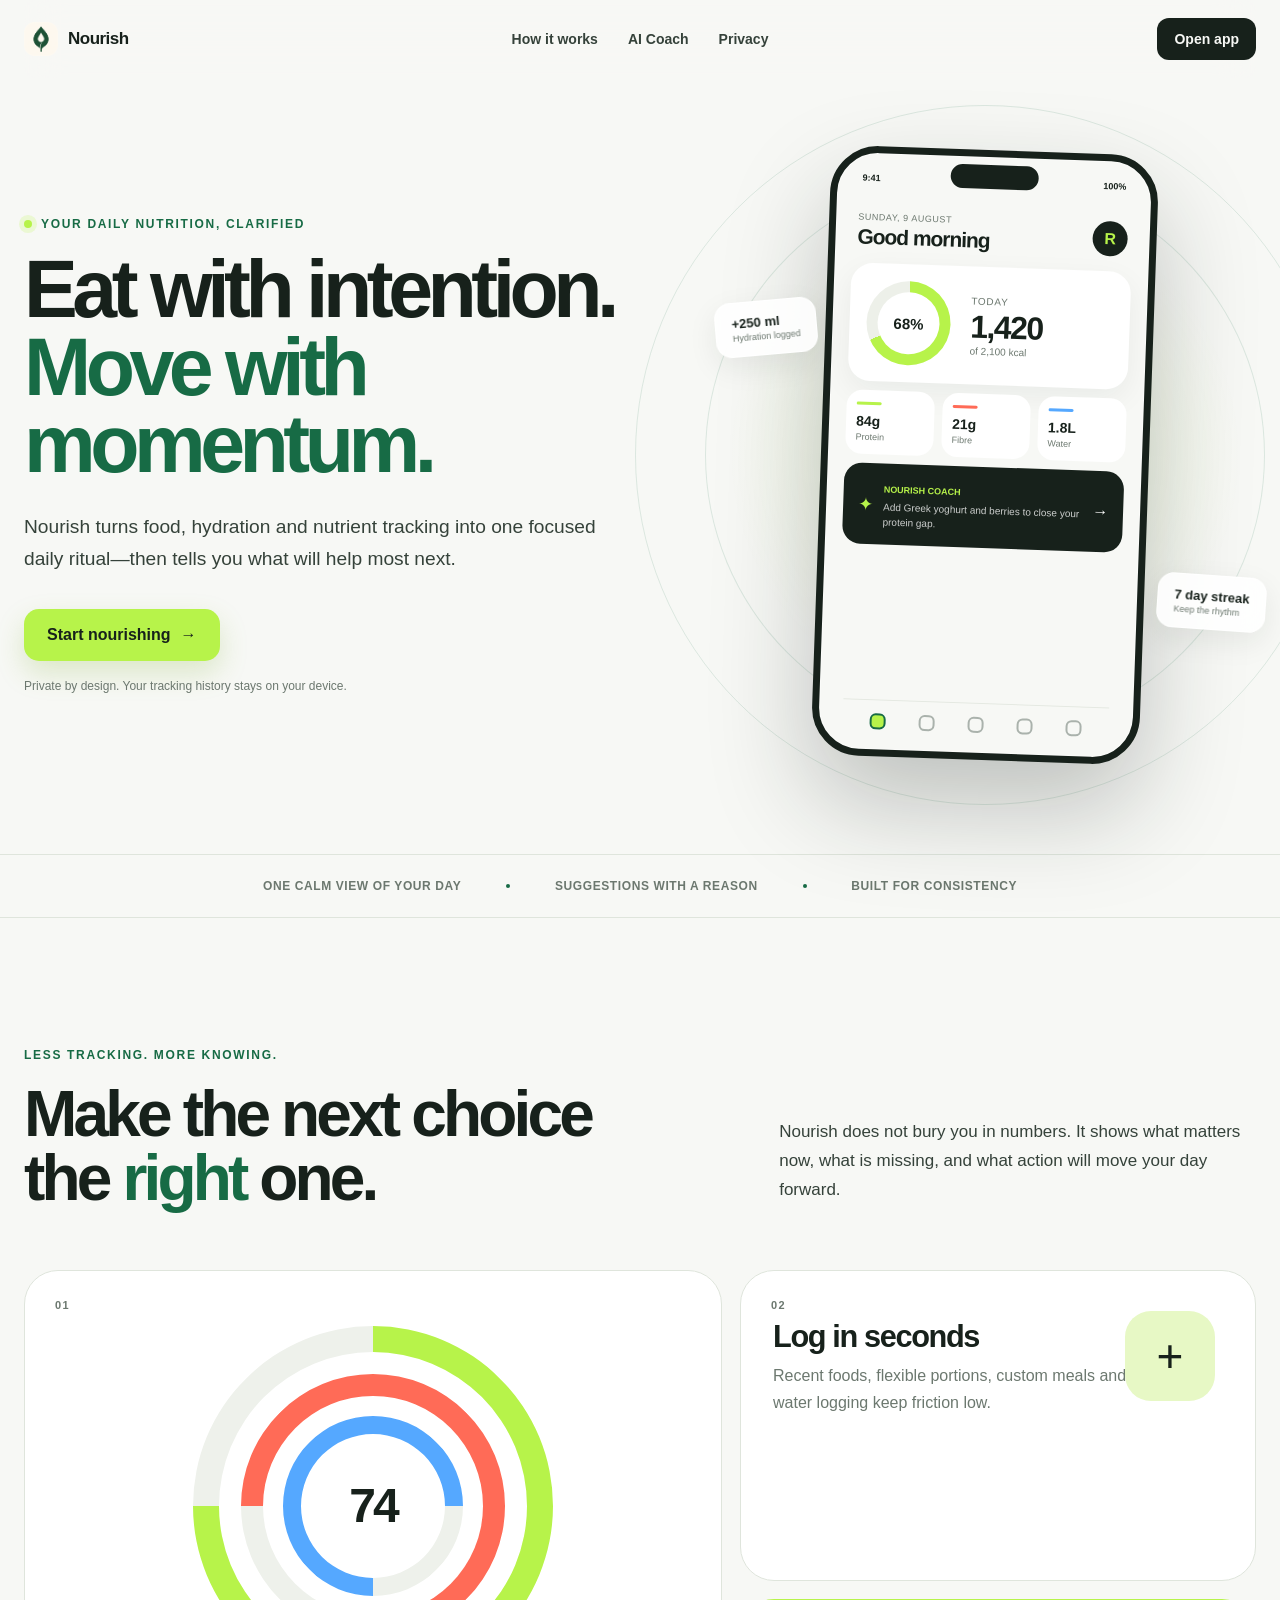
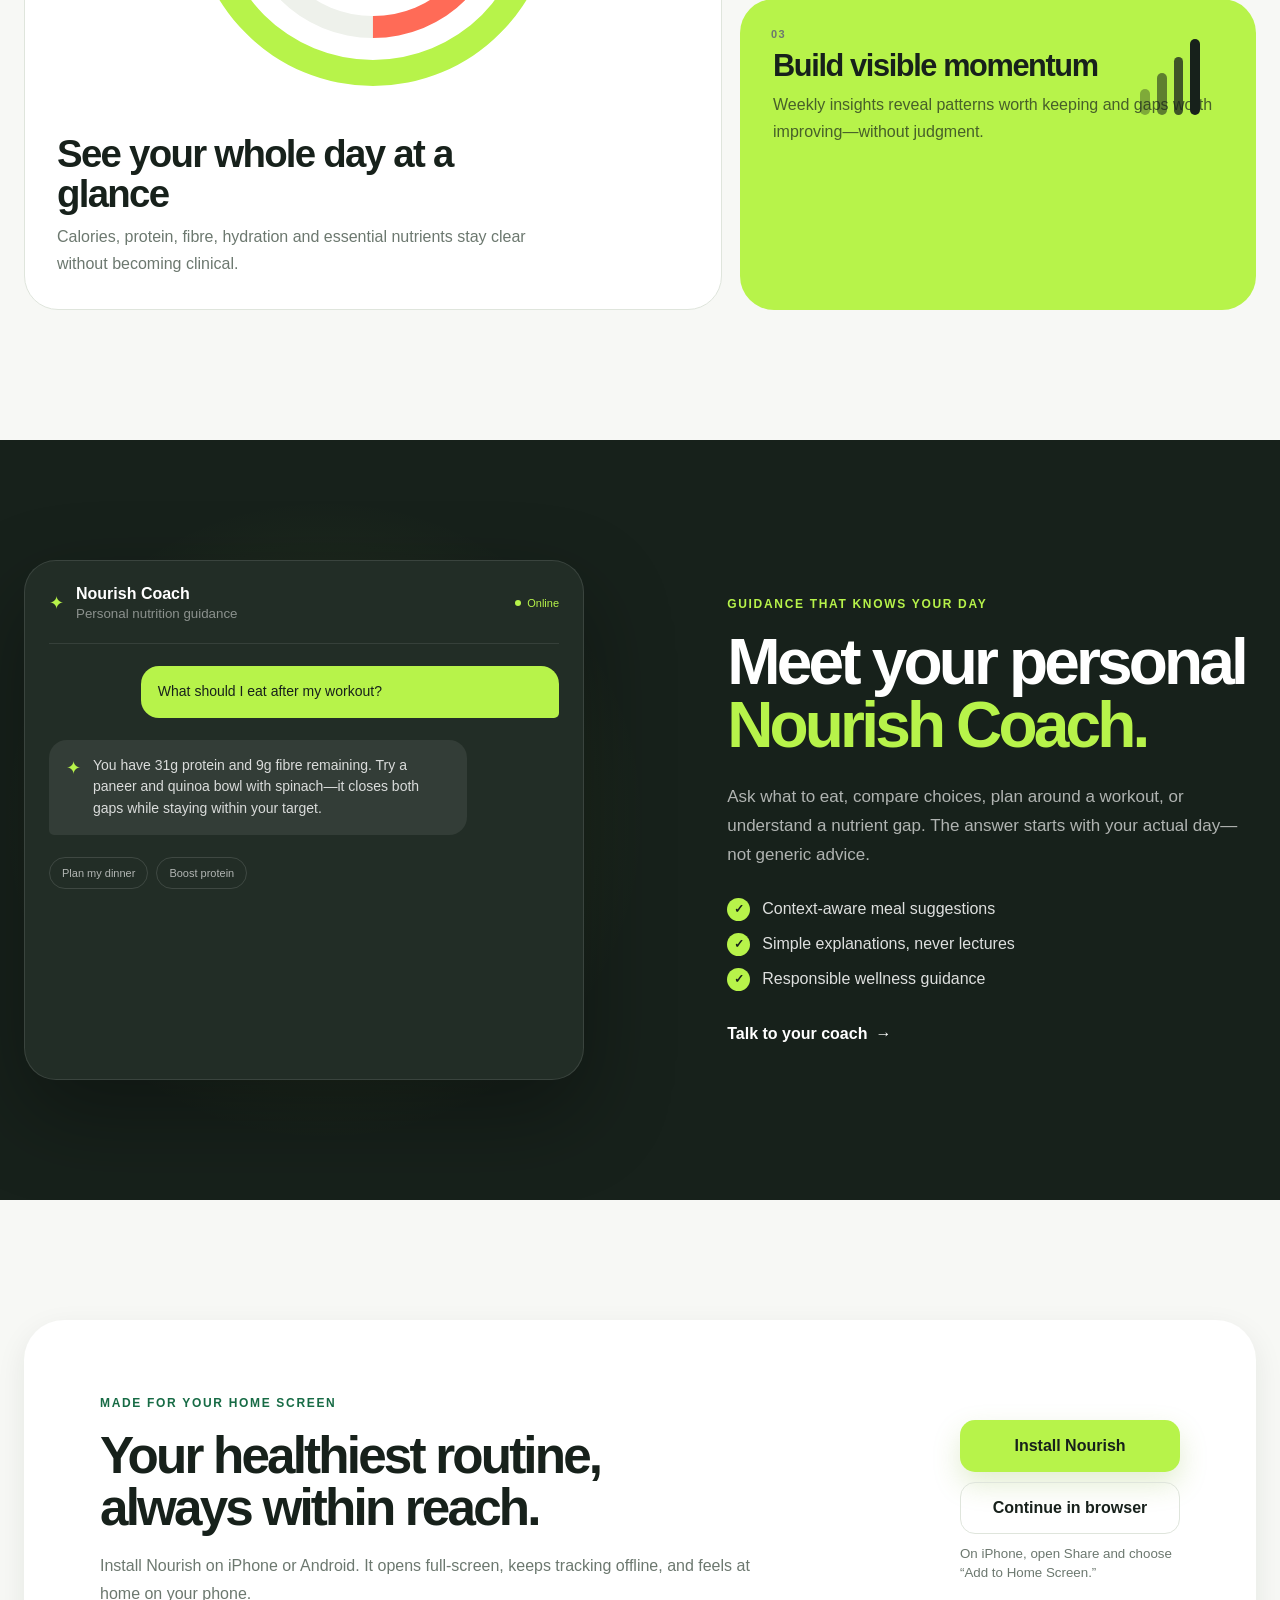
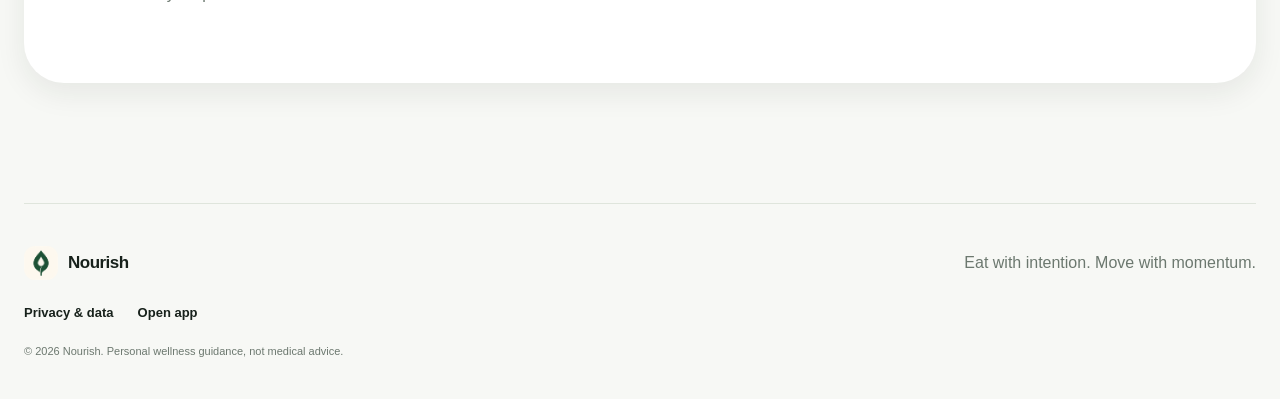
<file: index.html>
<!doctype html>
<html lang="en">
<head>
  <meta charset="utf-8">
  <meta name="viewport" content="width=device-width, initial-scale=1, viewport-fit=cover">
  <meta name="theme-color" content="#17211b">
  <meta name="description" content="Nourish is an installable personal nutrition companion for tracking meals, hydration, nutrients, and making better daily food choices.">
  <meta name="robots" content="index,follow">
  <meta property="og:type" content="website">
  <meta property="og:title" content="Nourish — Nutrition, made actionable">
  <meta property="og:description" content="Track what matters, understand what your body needs, and choose your next meal with confidence.">
  <meta property="og:image" content="assets/images/nourish-social-card.jpg">
  <meta name="twitter:card" content="summary_large_image">
  <meta name="twitter:title" content="Nourish — Nutrition, made actionable">
  <meta name="twitter:description" content="Your focused daily companion for food, hydration, nutrients, and better choices.">
  <meta name="twitter:image" content="assets/images/nourish-social-card.jpg">
  <title>Nourish — Nutrition, made actionable</title>
  <link rel="canonical" href="./">
  <link rel="manifest" href="manifest.webmanifest">
  <link rel="icon" href="assets/icons/favicon-32.png" sizes="32x32">
  <link rel="apple-touch-icon" href="assets/icons/apple-touch-icon.png">
  <link rel="stylesheet" href="assets/css/styles.css?v=2.1.0">
  <script type="application/ld+json">
    {
      "@context": "https://schema.org",
      "@type": "SoftwareApplication",
      "name": "Nourish",
      "applicationCategory": "HealthApplication",
      "operatingSystem": "iOS, Android, Web",
      "description": "A personal nutrition companion for food, hydration and nutrient tracking with contextual meal suggestions.",
      "offers": { "@type": "Offer", "price": "0", "priceCurrency": "USD" }
    }
  </script>
  <script src="assets/js/landing.js?v=1.0.1" defer></script>
</head>
<body class="landing-page">
  <a class="skip-link" href="#main">Skip to content</a>

  <header class="site-header" data-header>
    <a class="brand" href="index.html" aria-label="Nourish home">
      <span class="brand-mark" aria-hidden="true"><span>N</span></span>
      <span>Nourish</span>
    </a>
    <nav class="site-nav" aria-label="Primary navigation">
      <a href="#how-it-works">How it works</a>
      <a href="#coach">AI Coach</a>
      <a href="privacy.html">Privacy</a>
    </nav>
    <a class="button button-small button-dark" href="app.html">Open app</a>
  </header>

  <main id="main">
    <section class="hero section-shell">
      <div class="hero-copy reveal">
        <p class="eyebrow"><span class="eyebrow-dot"></span>Your daily nutrition, clarified</p>
        <h1>Eat with intention.<br><em>Move with momentum.</em></h1>
        <p class="hero-lead">Nourish turns food, hydration and nutrient tracking into one focused daily ritual—then tells you what will help most next.</p>
        <div class="hero-actions">
          <a class="button button-primary" href="app.html">Start nourishing <span aria-hidden="true">→</span></a>
          <button class="button button-ghost" type="button" data-install-button hidden>Install on phone</button>
        </div>
        <p class="microcopy">Private by design. Your tracking history stays on your device.</p>
      </div>

      <div class="hero-visual reveal reveal-delay" aria-label="Preview of the Nourish daily dashboard">
        <div class="orbit orbit-one"></div>
        <div class="orbit orbit-two"></div>
        <div class="phone-frame">
          <div class="phone-status"><span>9:41</span><span class="status-pill"></span><span>100%</span></div>
          <div class="phone-greeting">
            <div><small>Sunday, 9 August</small><strong>Good morning</strong></div>
            <span class="mini-avatar">R</span>
          </div>
          <div class="preview-card preview-calories">
            <div class="preview-ring" aria-hidden="true"><span>68%</span></div>
            <div><small>Today</small><strong>1,420</strong><span>of 2,100 kcal</span></div>
          </div>
          <div class="preview-macros">
            <div><span class="macro-line protein"></span><strong>84g</strong><small>Protein</small></div>
            <div><span class="macro-line fibre"></span><strong>21g</strong><small>Fibre</small></div>
            <div><span class="macro-line water"></span><strong>1.8L</strong><small>Water</small></div>
          </div>
          <div class="preview-coach">
            <span class="coach-spark">✦</span>
            <div><small>Nourish Coach</small><p>Add Greek yoghurt and berries to close your protein gap.</p></div>
            <span aria-hidden="true">→</span>
          </div>
          <div class="preview-nav"><span class="active"></span><span></span><span></span><span></span><span></span></div>
        </div>
        <div class="floating-note floating-note-one"><span>+250 ml</span><small>Hydration logged</small></div>
        <div class="floating-note floating-note-two"><span>7 day streak</span><small>Keep the rhythm</small></div>
      </div>
    </section>

    <section class="trust-strip" aria-label="Nourish benefits">
      <p>One calm view of your day</p><span></span><p>Suggestions with a reason</p><span></span><p>Built for consistency</p>
    </section>

    <section class="section-shell story-section" id="how-it-works">
      <div class="section-heading reveal">
        <p class="eyebrow">Less tracking. More knowing.</p>
        <h2>Make the next choice<br>the <em>right</em> one.</h2>
        <p>Nourish does not bury you in numbers. It shows what matters now, what is missing, and what action will move your day forward.</p>
      </div>
      <div class="feature-grid">
        <article class="feature-card feature-card-large reveal">
          <span class="feature-number">01</span>
          <div class="feature-visual rings-visual" aria-hidden="true">
            <span class="ring-a"></span><span class="ring-b"></span><span class="ring-c"></span>
            <strong>74</strong>
          </div>
          <h3>See your whole day at a glance</h3>
          <p>Calories, protein, fibre, hydration and essential nutrients stay clear without becoming clinical.</p>
        </article>
        <article class="feature-card reveal">
          <span class="feature-number">02</span>
          <div class="feature-icon quick-icon" aria-hidden="true"><span>+</span></div>
          <h3>Log in seconds</h3>
          <p>Recent foods, flexible portions, custom meals and one-tap water logging keep friction low.</p>
        </article>
        <article class="feature-card feature-card-accent reveal">
          <span class="feature-number">03</span>
          <div class="feature-icon trend-icon" aria-hidden="true"><i></i><i></i><i></i><i></i></div>
          <h3>Build visible momentum</h3>
          <p>Weekly insights reveal patterns worth keeping and gaps worth improving—without judgment.</p>
        </article>
      </div>
    </section>

    <section class="coach-section" id="coach">
      <div class="section-shell coach-layout">
        <div class="coach-demo reveal">
          <div class="coach-window">
            <div class="coach-window-head"><span class="coach-spark">✦</span><div><strong>Nourish Coach</strong><small>Personal nutrition guidance</small></div><span class="online-dot">Online</span></div>
            <div class="chat-bubble chat-user">What should I eat after my workout?</div>
            <div class="chat-bubble chat-coach"><span class="coach-spark">✦</span><p>You have 31g protein and 9g fibre remaining. Try a paneer and quinoa bowl with spinach—it closes both gaps while staying within your target.</p></div>
            <div class="suggestion-chips"><span>Plan my dinner</span><span>Boost protein</span></div>
          </div>
        </div>
        <div class="coach-copy reveal">
          <p class="eyebrow light">Guidance that knows your day</p>
          <h2>Meet your personal<br><em>Nourish Coach.</em></h2>
          <p>Ask what to eat, compare choices, plan around a workout, or understand a nutrient gap. The answer starts with your actual day—not generic advice.</p>
          <ul class="check-list">
            <li>Context-aware meal suggestions</li>
            <li>Simple explanations, never lectures</li>
            <li>Responsible wellness guidance</li>
          </ul>
          <a class="text-link light" href="app.html#coach">Talk to your coach <span aria-hidden="true">→</span></a>
        </div>
      </div>
    </section>

    <section class="section-shell install-section">
      <div class="install-card reveal">
        <div>
          <p class="eyebrow">Made for your home screen</p>
          <h2>Your healthiest routine,<br>always within reach.</h2>
          <p>Install Nourish on iPhone or Android. It opens full-screen, keeps tracking offline, and feels at home on your phone.</p>
        </div>
        <div class="install-actions">
          <button class="button button-primary" type="button" data-install-button>Install Nourish</button>
          <a class="button button-ghost" href="app.html">Continue in browser</a>
          <small data-install-help>On iPhone, open Share and choose “Add to Home Screen.”</small>
        </div>
      </div>
    </section>
  </main>

  <footer class="site-footer section-shell">
    <a class="brand" href="index.html"><span class="brand-mark" aria-hidden="true"><span>N</span></span><span>Nourish</span></a>
    <p>Eat with intention. Move with momentum.</p>
    <div><a href="privacy.html">Privacy &amp; data</a><a href="app.html">Open app</a></div>
    <small>© <span data-current-year></span> Nourish. Personal wellness guidance, not medical advice.</small>
  </footer>

  <div class="toast" role="status" aria-live="polite" data-toast></div>
</body>
</html>
</file>
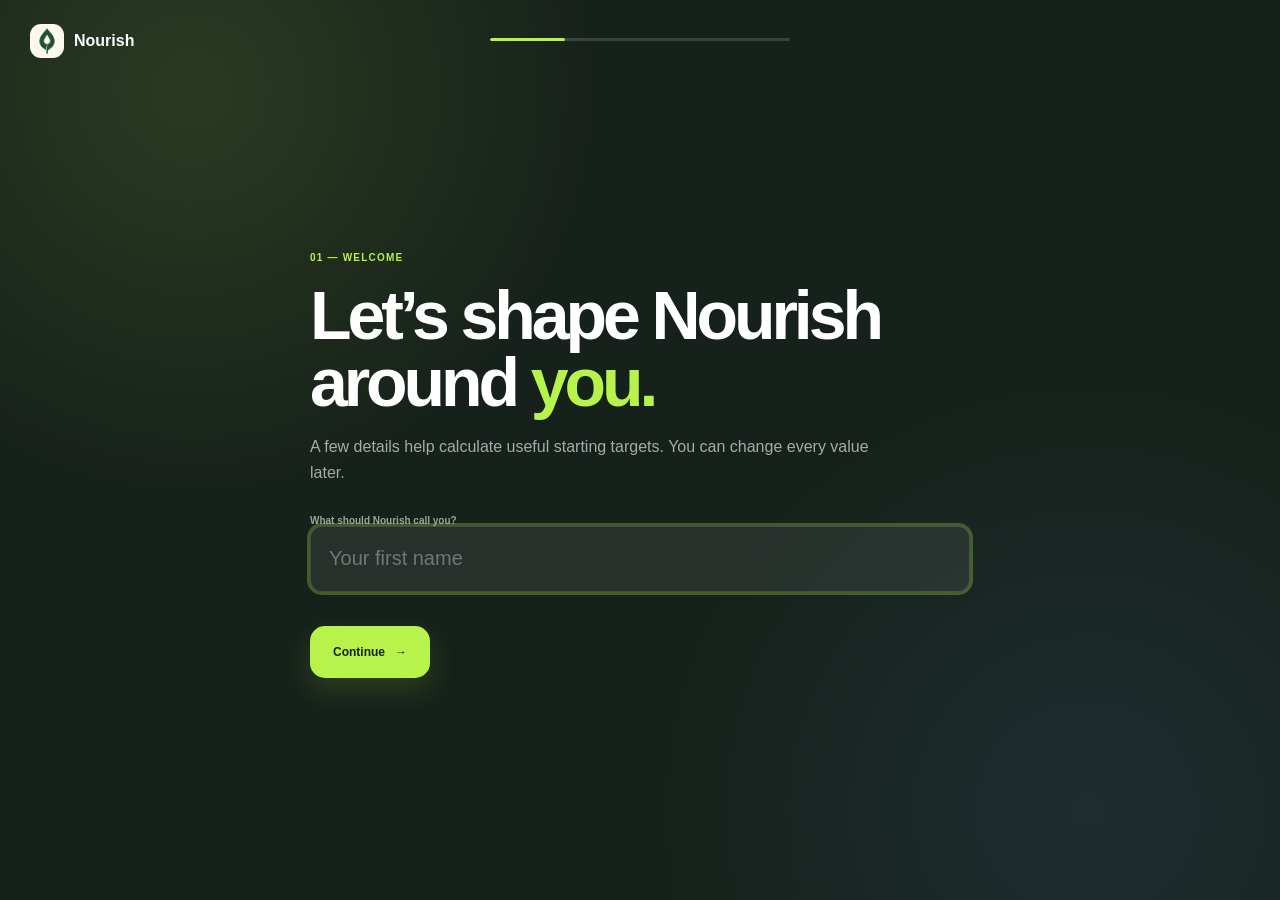
<file: app.html>
<!doctype html>
<html lang="en">
<head>
  <meta charset="utf-8">
  <meta name="viewport" content="width=device-width, initial-scale=1, maximum-scale=1, minimum-scale=1, user-scalable=no, viewport-fit=cover">
  <meta name="theme-color" content="#f7f8f5">
  <meta name="description" content="Your private Nourish nutrition dashboard for meals, hydration, nutrients, insights, and personalized food guidance.">
  <meta name="robots" content="noindex,nofollow,noarchive">
  <title>Nourish — Today</title>
  <link rel="manifest" href="manifest.webmanifest?v=3.0.0">
  <link rel="icon" href="assets/icons/favicon-32.png" sizes="32x32">
  <link rel="apple-touch-icon" href="assets/icons/apple-touch-icon.png">
  <link rel="stylesheet" href="assets/css/styles.css?v=3.4.1">
  <script src="assets/js/data.js?v=2.0.0" defer></script>
  <script src="assets/js/foods-expanded.js?v=2.0.0" defer></script>
  <script src="assets/js/foods-indian-specialties.js?v=2.6.0" defer></script>
  <script src="assets/js/foods-drinks-brands.js?v=3.1.0" defer></script>
  <script src="assets/js/foods-restaurants-bengaluru.js?v=3.2.0" defer></script>
  <script src="assets/js/workout-data.js?v=2.0.0" defer></script>
  <script src="assets/js/storage.js?v=3.4.0" defer></script>
  <script src="assets/js/nutrition.js?v=3.0.0" defer></script>
  <script src="assets/js/coach.js?v=2.0.0" defer></script>
  <script src="assets/js/camera.js?v=2.0.0" defer></script>
  <script src="assets/js/reminders.js?v=2.0.0" defer></script>
  <script src="assets/js/features.js?v=2.0.0" defer></script>
  <script src="assets/js/workout.js?v=3.0.0" defer></script>
  <script src="assets/js/app.js?v=3.4.1" defer></script>
  <script src="assets/js/life-tools.js?v=3.0.0" defer></script>
  <script src="assets/js/pull-refresh.js?v=3.3.0" defer></script>
</head>
<body class="app-page">
  <div class="pull-refresh" data-pull-refresh aria-live="polite"><i aria-hidden="true">↻</i><span>Pull to refresh</span></div>
  <a class="skip-link" href="#app-main">Skip to content</a>

  <div class="onboarding" data-onboarding hidden>
    <div class="onboarding-brand"><span class="brand-mark" aria-hidden="true"><span>N</span></span><span>Nourish</span></div>
    <div class="onboarding-progress" aria-label="Setup progress"><span data-progress-bar></span></div>
    <form class="onboarding-card" data-onboarding-form novalidate>
      <section class="onboarding-step is-active" data-step="1">
        <p class="step-count">01 — Welcome</p>
        <h1>Let’s shape Nourish<br>around <em>you.</em></h1>
        <p>A few details help calculate useful starting targets. You can change every value later.</p>
        <label class="field-label" for="setup-name">What should Nourish call you?</label>
        <input class="text-input input-large" id="setup-name" name="name" type="text" autocomplete="given-name" maxlength="40" placeholder="Your first name" required>
      </section>

      <section class="onboarding-step" data-step="2" hidden>
        <p class="step-count">02 — Your baseline</p>
        <h1>A useful starting<br><em>point.</em></h1>
        <p>These values estimate daily energy needs. They stay on this device.</p>
        <div class="form-grid two-col">
          <label><span>Age</span><input class="text-input" name="age" type="number" min="16" max="100" inputmode="numeric" placeholder="28" required></label>
          <label><span>Sex used for estimate</span><select class="select-input" name="sex" required><option value="">Choose</option><option value="female">Female</option><option value="male">Male</option><option value="neutral">Use neutral estimate</option></select></label>
          <label><span>Height (cm)</span><input class="text-input" name="height" type="number" min="120" max="230" inputmode="decimal" placeholder="172" required></label>
          <label><span>Weight (kg)</span><input class="text-input" name="weight" type="number" min="35" max="250" step="0.1" inputmode="decimal" placeholder="70" required></label>
        </div>
        <label class="field-label" for="setup-activity">Typical activity</label>
        <select class="select-input" id="setup-activity" name="activity" required>
          <option value="">Choose your usual level</option>
          <option value="sedentary">Mostly seated</option>
          <option value="light">Light activity, 1–3 days/week</option>
          <option value="moderate">Moderate activity, 3–5 days/week</option>
          <option value="active">Very active, 6–7 days/week</option>
        </select>
      </section>

      <section class="onboarding-step" data-step="3" hidden>
        <p class="step-count">03 — Your direction</p>
        <h1>What are we<br><em>working toward?</em></h1>
        <div class="choice-grid" role="radiogroup" aria-label="Nutrition goal">
          <label class="choice-card"><input type="radio" name="goal" value="lose" required><span><strong>Lose steadily</strong><small>A gentle calorie reduction</small></span></label>
          <label class="choice-card"><input type="radio" name="goal" value="maintain"><span><strong>Maintain</strong><small>Support balance and consistency</small></span></label>
          <label class="choice-card"><input type="radio" name="goal" value="gain"><span><strong>Build &amp; gain</strong><small>A controlled energy increase</small></span></label>
        </div>
        <div class="form-grid two-col">
          <label><span>Eating style</span><select class="select-input" name="diet" required><option value="omnivore">Everything</option><option value="vegetarian">Vegetarian</option><option value="vegan">Vegan</option></select></label>
          <label><span>Allergens to avoid</span><input class="text-input" name="allergies" type="text" placeholder="e.g. peanuts, milk"></label>
        </div>
      </section>

      <section class="onboarding-step" data-step="4" hidden>
        <p class="step-count">04 — Your daily targets</p>
        <h1>Your first plan is<br><em>ready.</em></h1>
        <p>These are editable wellness estimates, not medical prescriptions.</p>
        <div class="target-preview" data-target-preview></div>
        <label class="consent-check"><input type="checkbox" name="acknowledgement" required><span>I understand Nourish provides general estimates and is not medical advice.</span></label>
      </section>

      <div class="onboarding-actions">
        <button class="button button-ghost" type="button" data-step-back hidden>Back</button>
        <button class="button button-primary" type="button" data-step-next>Continue <span aria-hidden="true">→</span></button>
        <button class="button button-primary" type="submit" data-step-finish hidden>Enter Nourish <span aria-hidden="true">→</span></button>
      </div>
      <p class="form-error" role="alert" data-onboarding-error></p>
    </form>
  </div>

  <div class="app-shell" data-app-shell hidden>
    <aside class="app-sidebar" aria-label="Nourish navigation">
      <a class="brand" href="index.html" aria-label="Nourish home"><span class="brand-mark" aria-hidden="true"><span>N</span></span><span>Nourish</span></a>
      <nav class="side-nav" data-app-nav>
        <a href="#today" data-route="today"><span class="nav-icon icon-today" aria-hidden="true"></span><span>Today</span></a>
        <a href="#log" data-route="log"><span class="nav-icon icon-log" aria-hidden="true"></span><span>Log</span></a>
        <a href="#workout" data-route="workout"><span class="nav-icon icon-workout" aria-hidden="true"></span><span>Workout</span></a>
        <a href="#coach" data-route="coach"><span class="nav-icon icon-coach" aria-hidden="true"></span><span>Coach</span></a>
        <a href="#insights" data-route="insights"><span class="nav-icon icon-insights" aria-hidden="true"></span><span>Insights</span></a>
        <a href="#profile" data-route="profile"><span class="nav-icon icon-profile" aria-hidden="true"></span><span>Profile</span></a>
      </nav>
      <div class="sidebar-streak"><span class="streak-flame" aria-hidden="true">◆</span><div><strong data-streak-count>0 days</strong><small>Current rhythm</small></div></div>
      <a class="sidebar-privacy" href="privacy.html">Privacy &amp; data</a>
    </aside>

    <div class="app-stage">
      <header class="app-topbar">
        <a class="brand mobile-brand" href="index.html"><span class="brand-mark" aria-hidden="true"><span>N</span></span><span>Nourish</span></a>
        <div class="app-top-actions">
          <span class="offline-badge" data-offline-badge hidden>Offline</span>
          <button class="icon-button theme-button" type="button" aria-label="Toggle dark appearance" data-theme-toggle><span aria-hidden="true">◐</span></button>
          <button class="mini-avatar avatar-button" type="button" aria-label="Open profile" data-open-profile>N</button>
        </div>
      </header>

      <main id="app-main" class="app-main">
        <section class="app-view" data-view="today" aria-labelledby="today-title">
          <header class="view-heading">
            <div><p class="date-label" data-today-date></p><h1 id="today-title">Good morning, <span data-user-name>there</span>.</h1><p data-daily-message>Small choices create strong days.</p></div>
            <button class="button button-primary button-compact" type="button" data-quick-log><span aria-hidden="true">+</span> Log food</button>
          </header>

          <div class="quick-action-rail" aria-label="Quick actions">
            <button type="button" data-quick-log><span>＋</span>Food</button><button type="button" data-open-barcode><span>▦</span>Barcode</button><button type="button" data-generate-plan><span>✦</span>Plan my day</button><button type="button" data-open-custom-water><span>◉</span>Water</button>
          </div>

          <div class="today-grid">
            <article class="dashboard-card command-centre-card">
              <div class="command-centre-copy"><span class="card-kicker">Daily command centre</span><h2 data-command-title>Your next useful move</h2><p data-command-copy>One glance, then get on with your day.</p></div>
              <div class="command-stats" data-command-stats></div>
              <div class="command-actions"><button type="button" data-repeat-last>Repeat last meal</button><button type="button" data-open-voice>Voice log</button><button type="button" data-open-recovery>Recovery check</button><button type="button" data-open-pantry>My pantry</button></div>
            </article>
            <article class="dashboard-card calorie-card">
              <div class="card-heading"><div><span class="card-kicker">Energy</span><h2>Daily calories</h2></div><span class="status-chip" data-calorie-status>On track</span></div>
              <div class="calorie-layout">
                <div class="calorie-ring" data-calorie-ring role="progressbar" aria-label="Daily calorie progress" aria-valuemin="0" aria-valuemax="100" aria-valuenow="0"><div><strong data-calorie-percent>0%</strong><span>complete</span></div></div>
                <div class="calorie-numbers"><div><strong data-calories-eaten>0</strong><span>eaten</span></div><div><strong data-calories-left>0</strong><span>remaining</span></div><div><strong data-calorie-target>0</strong><span>target</span></div></div>
              </div>
            </article>

            <article class="dashboard-card macro-card">
              <div class="card-heading"><div><span class="card-kicker">Balance</span><h2>Daily nutrients</h2></div></div>
              <div class="macro-list" data-macro-list></div>
            </article>

            <article class="dashboard-card water-card">
              <div class="card-heading"><div><span class="card-kicker">Hydration</span><h2>Water</h2></div><strong data-water-summary>0 / 0 L</strong></div>
              <div class="water-visual" role="progressbar" aria-label="Daily hydration progress" aria-valuemin="0" aria-valuemax="100" aria-valuenow="0" data-water-progress><div class="water-fill" data-water-fill></div><span class="water-percent" data-water-percent>0%</span></div>
              <div class="water-actions"><button type="button" data-add-water="250">+ 250 ml</button><button type="button" data-add-water="500">+ 500 ml</button><button type="button" data-custom-water>Custom</button><button class="undo-water" type="button" data-undo-water aria-label="Undo last water entry">Undo</button></div>
            </article>

            <article class="dashboard-card recommendation-card" data-recommendation-card>
              <div class="card-heading"><div><span class="card-kicker"><span class="coach-spark">✦</span> Best next choice</span><h2 data-recommendation-title>Build your first recommendation</h2></div></div>
              <p data-recommendation-reason>Log a meal and Nourish will identify the most useful next step.</p>
              <div class="recommendation-meta" data-recommendation-meta></div>
              <div class="card-actions"><button class="button button-dark button-compact" type="button" data-log-recommendation>View food</button><a class="text-link" href="#coach">Ask Coach <span aria-hidden="true">→</span></a></div>
            </article>

            <article class="dashboard-card meals-card">
              <div class="card-heading"><div><span class="card-kicker">Today</span><h2>Your meals</h2></div><a class="text-link" href="#log">Add food</a></div>
              <div class="meal-summary-list" data-today-meals></div>
            </article>
            <article class="dashboard-card daily-plan-card">
              <div class="card-heading"><div><span class="card-kicker">Smart meal planner</span><h2>Today’s balanced plan</h2></div><button class="button button-ghost button-compact" type="button" data-generate-plan>Generate plan</button></div>
              <p>Built around your targets, eating style and foods you have not logged yet.</p><div class="daily-plan-list" data-daily-plan-list></div>
            </article>
          </div>
        </section>

        <section class="app-view" data-view="log" aria-labelledby="log-title" hidden>
          <header class="view-heading">
            <div><p class="date-label">QUICK &amp; FLEXIBLE</p><h1 id="log-title">Log what you eat.</h1><p>Choose a food, set the portion, and keep moving.</p></div>
          </header>
          <div class="log-layout">
            <div class="log-main">
              <section class="camera-log-card" aria-labelledby="camera-log-title">
                <div class="camera-log-copy">
                  <span class="camera-icon" aria-hidden="true"></span>
                  <div><span class="card-kicker">FREE ON-DEVICE SCAN</span><h2 id="camera-log-title">Snap your meal</h2><p>Take a clear photo. Nourish will suggest likely matches, then you confirm the food and portion.</p></div>
                </div>
                <div class="camera-buttons"><label class="button button-dark camera-button">Open camera<input type="file" accept="image/*" capture="environment" data-meal-camera></label><button class="button button-ghost" type="button" data-open-portion>Portion helper</button></div>
                <div class="camera-analysis" data-camera-analysis hidden>
                  <div class="camera-preview"><img alt="Meal ready for on-device analysis" data-camera-preview><button type="button" data-camera-reset>Retake</button></div>
                  <div class="camera-result">
                    <div class="camera-status" data-camera-status role="status" aria-live="polite"><span class="camera-spinner" aria-hidden="true"></span><div><strong>Preparing your private scan...</strong><small>The first scan may download the free recognition model.</small></div></div>
                    <div class="camera-suggestions" data-camera-suggestions></div>
                  </div>
                </div>
                <p class="camera-privacy"><span aria-hidden="true">✓</span> Your photo is analyzed on this device and is not uploaded. Estimates must be confirmed.</p>
              </section>
              <div class="food-tool-grid">
                <button type="button" data-open-barcode><span>▦</span><strong>Scan barcode</strong><small>Free Open Food Facts lookup</small></button>
                <button type="button" data-open-recipe><span>⌁</span><strong>Build a recipe</strong><small>Calculate nutrition per serving</small></button>
                <button type="button" data-save-template><span>⚡</span><strong>Save meal template</strong><small>Reuse today’s meal in one tap</small></button>
              </div>
              <section class="restaurant-browser" aria-labelledby="restaurant-browser-title"><div><span class="card-kicker">Bengaluru restaurant menus</span><h2 id="restaurant-browser-title">Choose a restaurant</h2><p>Published values are labelled; other items use a restaurant-serving estimate.</p></div><label><span class="sr-only">Restaurant</span><select class="select-input" data-restaurant-select><option value="">All restaurants</option></select></label><span data-restaurant-menu-count></span></section>
              <div class="search-wrap"><span aria-hidden="true"></span><label class="sr-only" for="food-search">Search foods</label><input id="food-search" type="search" placeholder="Search foods, meals or ingredients" autocomplete="off" data-food-search></div>
              <div class="filter-row" aria-label="Food filters" data-food-filters>
                <button class="filter-chip is-active" type="button" data-filter="all">All</button>
                <button class="filter-chip" type="button" data-filter="recent">Recent</button>
                <button class="filter-chip" type="button" data-filter="favorites">Favorites</button>
                <button class="filter-chip" type="button" data-filter="indian">Indian</button>
                <button class="filter-chip" type="button" data-filter="produce">Fruit &amp; veg</button>
                <button class="filter-chip" type="button" data-filter="drinks">Drinks &amp; juices</button>
                <button class="filter-chip" type="button" data-filter="brands">Brands</button>
                <button class="filter-chip" type="button" data-filter="treats">Snacks &amp; treats</button>
                <button class="filter-chip" type="button" data-filter="high-protein">High protein</button>
                <button class="filter-chip" type="button" data-filter="high-fibre">High fibre</button>
                <button class="filter-chip" type="button" data-filter="custom">My foods</button>
              </div>
              <div class="food-results-heading"><h2 data-food-results-title>Suggested foods</h2><span data-food-count></span></div>
              <div class="food-grid" data-food-grid></div>
            </div>
            <aside class="log-aside">
              <article class="quick-water-card">
                <span class="water-drop" aria-hidden="true"></span>
                <div><small>Quick add</small><h2>Water</h2><p data-log-water-summary>0 ml today</p></div>
                <button type="button" data-add-water="250" aria-label="Add 250 millilitres of water">+</button>
              </article>
              <article class="custom-food-card">
                <span class="custom-plus" aria-hidden="true">+</span>
                <h2>Your food, your numbers.</h2>
                <p>Add a personal recipe or packaged food once, then reuse it anytime.</p>
                <button class="button button-ghost button-compact" type="button" data-create-food>Create custom food</button>
              </article>
              <article class="today-log-card template-card"><div class="card-heading"><h2>Meal templates</h2><span data-template-count></span></div><div data-template-list></div></article>
              <article class="today-log-card"><div class="card-heading"><h2>Today’s log</h2><strong data-log-calories>0 kcal</strong></div><div data-log-list></div></article>
            </aside>
          </div>
        </section>

        <section class="app-view workout-view" data-view="workout" aria-labelledby="workout-title" hidden>
          <header class="view-heading workout-heading">
            <div><p class="date-label">TRAIN WITH PURPOSE</p><h1 id="workout-title">Your workout studio.</h1><p>Build a schedule, choose your training style and follow a plan made for today.</p></div><button class="button button-primary button-compact" type="button" data-generate-workout>Generate today’s plan</button>
          </header>

          <article class="workout-hero-card premium-tilt">
            <div class="workout-orbit" aria-hidden="true"><i></i><i></i><span>MOVE</span></div>
            <div class="workout-hero-copy"><span class="card-kicker">Today’s session</span><h2 data-workout-today-focus>Set your weekly schedule</h2><p data-workout-today-copy>Nourish will use today’s focus, your experience and available time.</p><div class="workout-hero-stats"><span><strong data-workout-week-count>0</strong><small>this week</small></span><span><strong data-workout-streak>0</strong><small>week streak</small></span><span><strong data-exercise-total>0</strong><small>exercises</small></span></div></div>
            <button class="button button-dark" type="button" data-generate-workout>Build session <span aria-hidden="true">→</span></button>
          </article>

          <section class="workout-suggestions" aria-labelledby="suggested-exercises-title"><div class="workout-section-head"><div><span class="card-kicker">Picked for your split</span><h2 id="suggested-exercises-title">Suggested exercises</h2></div><small data-suggestion-reason>Based on today’s focus and your training style</small></div><div class="suggested-exercise-rail" data-workout-suggestions></div></section>

          <div class="workout-layout">
            <div class="workout-main">
              <section class="workout-panel" aria-labelledby="workout-plan-title"><div class="workout-section-head"><div><span class="card-kicker">Follow along</span><h2 id="workout-plan-title">Today’s exercise plan</h2></div><div class="workout-plan-actions"><button type="button" data-edit-workout-plan>Edit plan</button><button class="button button-primary button-compact" type="button" data-finish-workout>Finish workout</button></div></div><div class="generated-workout" data-generated-workout></div></section>

              <section class="workout-panel exercise-library" aria-labelledby="exercise-library-title"><div class="workout-section-head"><div><span class="card-kicker">Exercise catalogue</span><h2 id="exercise-library-title">Find your next movement</h2></div><button class="button button-ghost button-compact" type="button" data-open-custom-exercise>+ Custom exercise</button></div><div class="exercise-search"><input type="search" placeholder="Search hundreds of exercises" aria-label="Search exercise catalogue" data-exercise-search><select aria-label="Filter exercise type" data-exercise-type><option value="all">All training types</option><option value="strength">Weight lifting</option><option value="calisthenics">Calisthenics</option><option value="yoga">Yoga</option><option value="pilates">Pilates</option><option value="cardio">Cardio</option><option value="hiit">HIIT</option><option value="mobility">Mobility</option></select><select aria-label="Filter muscle group" data-exercise-muscle><option value="all">All muscle groups</option><option value="chest">Chest</option><option value="back">Back</option><option value="legs">Legs</option><option value="quadriceps">Quadriceps</option><option value="shoulders">Shoulders</option><option value="biceps">Biceps</option><option value="triceps">Triceps</option><option value="core">Core</option><option value="full body">Full body</option></select></div><div class="exercise-count" data-exercise-count></div><div class="exercise-grid" data-exercise-grid></div><button class="catalog-load-more" type="button" data-exercise-more>Show more exercises</button></section>
            </div>

            <aside class="workout-aside">
              <section class="workout-panel workout-setup"><div class="workout-section-head"><div><span class="card-kicker">Your training</span><h2>Workout preferences</h2></div></div><form data-workout-profile-form><label><span>Training style</span><div class="training-type-grid" data-training-types><label><input type="checkbox" value="strength"><span>Weight lifting</span></label><label><input type="checkbox" value="yoga"><span>Yoga</span></label><label><input type="checkbox" value="calisthenics"><span>Calisthenics</span></label><label><input type="checkbox" value="cardio"><span>Cardio</span></label><label><input type="checkbox" value="hiit"><span>HIIT</span></label><label><input type="checkbox" value="pilates"><span>Pilates</span></label><label><input type="checkbox" value="mobility"><span>Mobility</span></label></div></label><div class="form-grid two-col"><label><span>Primary goal</span><select class="select-input" name="goal"><option value="build-muscle">Build muscle</option><option value="strength">Get stronger</option><option value="fat-loss">Fat loss &amp; fitness</option><option value="flexibility">Flexibility</option><option value="general">General wellness</option></select></label><label><span>Experience</span><select class="select-input" name="experience"><option value="beginner">Beginner</option><option value="intermediate">Intermediate</option><option value="advanced">Advanced</option></select></label><label class="span-two"><span>Session length</span><select class="select-input" name="duration"><option value="30">30 minutes</option><option value="45">45 minutes</option><option value="60">60 minutes</option><option value="75">75 minutes</option><option value="90">90 minutes</option></select></label></div><button class="button button-dark button-full" type="submit">Save preferences</button></form></section>

              <section class="workout-panel schedule-panel"><div class="workout-section-head"><div><span class="card-kicker">Fully customizable</span><h2>Weekly schedule</h2></div></div><form data-workout-schedule-form><div class="weekly-schedule" data-weekly-schedule></div><button class="button button-primary button-full" type="submit">Save weekly split</button></form></section>
              <section class="workout-panel workout-history-card"><div class="workout-section-head"><div><span class="card-kicker">Consistency</span><h2>Recent sessions</h2></div></div><div data-workout-history></div></section>
            </aside>
          </div>
        </section>

        <section class="app-view coach-view" data-view="coach" aria-labelledby="coach-title" hidden>
          <header class="view-heading coach-view-heading">
            <div><p class="date-label"><span class="coach-spark">✦</span> PERSONAL GUIDANCE</p><h1 id="coach-title">Nourish Coach</h1><p>Ask about your next meal, today’s gaps, or a better food choice.</p></div>
            <span class="coach-mode" data-coach-mode><span></span> Smart guidance</span>
          </header>
          <div class="coach-app-layout">
            <div class="coach-chat-card">
              <div class="coach-messages" data-coach-messages role="log" aria-live="polite" aria-label="Conversation with Nourish Coach"></div>
              <div class="coach-prompts" data-coach-prompts>
                <button type="button">What should I eat next?</button>
                <button type="button">Help me reach my protein goal</button>
                <button type="button">How is my hydration?</button>
                <button type="button">Give me an Indian meal idea</button>
              </div>
              <form class="coach-form" data-coach-form>
                <label class="sr-only" for="coach-input">Message Nourish Coach</label>
                <textarea id="coach-input" rows="1" maxlength="1200" placeholder="Ask Nourish Coach…" data-coach-input required></textarea>
                <button type="submit" aria-label="Send message" data-coach-send><span aria-hidden="true">↑</span></button>
              </form>
              <p class="coach-disclaimer">General wellness guidance only—not medical advice.</p>
            </div>
            <aside class="coach-context-card">
              <span class="card-kicker">Today’s context</span><h2>What Coach sees</h2><p>Only the summary needed to personalize this conversation.</p>
              <div class="coach-context-list" data-coach-context></div>
              <a href="privacy.html#coach-data" class="text-link">How your data is used <span aria-hidden="true">→</span></a>
            </aside>
          </div>
        </section>

        <section class="app-view" data-view="insights" aria-labelledby="insights-title" hidden>
          <header class="view-heading insights-heading">
            <div><p class="date-label">YOUR PATTERNS</p><h1 id="insights-title">A clearer view of <em>your week.</em></h1><p>See what is working, what needs attention, and one useful next move.</p></div><div class="insights-period" aria-label="Insights period"><span class="is-active">7 days</span><span>Personal trend</span></div>
          </header>
          <div class="insights-grid">
            <article class="dashboard-card weekly-brief-card"><div><span class="card-kicker">Weekly brief</span><h2 data-weekly-focus>Build your first pattern</h2><p data-weekly-focus-copy>Log meals and water to reveal your clearest next step.</p></div><span class="brief-orb" aria-hidden="true"><i></i></span></article>
            <article class="dashboard-card discipline-card"><div><span class="card-kicker">Discipline score</span><h2><span data-discipline-score>0</span><small>/100</small></h2><p data-discipline-copy>Start logging to build your score.</p></div><div class="discipline-breakdown" data-discipline-breakdown></div></article>
            <article class="dashboard-card achievements-card"><div class="card-heading"><div><span class="card-kicker">Milestones</span><h2>Your achievements</h2></div></div><div class="achievement-grid" data-achievements></div></article>
            <article class="dashboard-card insight-hero-card"><div><span class="card-kicker">Consistency score</span><h2 data-consistency-score>0%</h2><p data-consistency-copy>Log your first meal to begin your weekly picture.</p></div><div class="consistency-ring" data-consistency-ring role="progressbar" aria-label="Seven-day consistency score" aria-valuemin="0" aria-valuemax="100" aria-valuenow="0"><span data-consistency-ring-text>0</span></div></article>
            <article class="dashboard-card week-chart-card"><div class="card-heading"><div><span class="card-kicker">Past 7 days</span><h2>Energy rhythm</h2></div><span class="legend"><i></i> Daily target</span></div><div class="week-chart" data-week-chart></div></article>
            <article class="dashboard-card insight-stat"><span class="stat-symbol protein-symbol" aria-hidden="true"></span><small>Average protein</small><strong data-average-protein>0g</strong><p data-protein-insight>No logged days yet.</p></article>
            <article class="dashboard-card insight-stat"><span class="stat-symbol water-symbol" aria-hidden="true"></span><small>Average hydration</small><strong data-average-water>0L</strong><p data-water-insight>No logged days yet.</p></article>
            <article class="dashboard-card nutrient-trends"><div class="card-heading"><div><span class="card-kicker">Target completion</span><h2>This week’s balance</h2></div></div><div data-nutrient-trends></div></article>
          </div>
        </section>

        <section class="app-view" data-view="profile" aria-labelledby="profile-title" hidden>
          <header class="view-heading">
            <div><p class="date-label">PERSONAL SETTINGS</p><h1 id="profile-title">Make Nourish yours.</h1><p>Adjust your goals, water reminders, appearance and data.</p></div>
          </header>
          <div class="profile-layout">
            <form class="profile-card" data-profile-form>
              <div class="profile-card-head"><span class="large-avatar" data-profile-avatar>N</span><div><h2 data-profile-name-heading>Your profile</h2><p>Personal details and food preferences</p></div><button class="button button-dark button-compact" type="submit">Save changes</button></div>
              <div class="form-section"><h3>About you</h3><div class="form-grid two-col"><label><span>Name</span><input class="text-input" name="name" maxlength="40" required></label><label><span>Age</span><input class="text-input" name="age" type="number" min="16" max="100" required></label><label><span>Height (cm)</span><input class="text-input" name="height" type="number" min="120" max="230" required></label><label><span>Weight (kg)</span><input class="text-input" name="weight" type="number" min="35" max="250" step="0.1" required></label></div></div>
              <div class="form-section"><h3>Preferences</h3><div class="form-grid two-col"><label><span>Goal</span><select class="select-input" name="goal"><option value="lose">Lose steadily</option><option value="maintain">Maintain</option><option value="gain">Build &amp; gain</option></select></label><label><span>Eating style</span><select class="select-input" name="diet"><option value="omnivore">Everything</option><option value="vegetarian">Vegetarian</option><option value="vegan">Vegan</option></select></label><label class="span-two"><span>Allergens to avoid</span><input class="text-input" name="allergies" type="text" placeholder="e.g. peanuts, milk"></label></div></div>
              <div class="form-section"><h3>Daily targets</h3><div class="form-grid target-fields"><label><span>Calories</span><input class="text-input" name="calories" type="number" min="1000" max="6000" required></label><label><span>Protein (g)</span><input class="text-input" name="protein" type="number" min="20" max="350" required></label><label><span>Fibre (g)</span><input class="text-input" name="fiber" type="number" min="10" max="100" required></label><label><span>Water (ml)</span><input class="text-input" name="water" type="number" min="1000" max="6000" step="50" required></label></div></div>
              <div class="form-section"><h3>Coach memory</h3><p class="form-section-copy">These preferences help Coach give practical suggestions that fit your life.</p><div class="form-grid two-col"><label><span>Foods you dislike</span><input class="text-input" name="dislikes" placeholder="e.g. mushrooms, fish"></label><label><span>Usual meal times</span><input class="text-input" name="mealTimes" placeholder="e.g. 8am, 1pm, 8pm"></label><label><span>Cooking time</span><select class="select-input" name="cookTime"><option value="quick">Under 15 minutes</option><option value="medium">15–30 minutes</option><option value="flexible">Flexible</option></select></label><label><span>Food budget</span><select class="select-input" name="budget"><option value="budget">Budget conscious</option><option value="balanced">Balanced</option><option value="flexible">Flexible</option></select></label></div></div>
            </form>
            <aside class="settings-column">
              <article class="settings-card body-progress-card"><span class="card-kicker">Body progress</span><h2>Track your trend</h2><form data-weight-form><label><span>Current weight (kg)</span><input class="text-input" name="weight" type="number" min="30" max="300" step="0.1" required></label><button class="button button-dark button-full" type="submit">Log weight</button></form><div class="weight-trend" data-weight-trend></div><details><summary>Add measurements</summary><form class="measurement-form" data-measurement-form><input class="text-input" name="waist" type="number" min="20" max="250" step="0.1" placeholder="Waist cm"><input class="text-input" name="chest" type="number" min="20" max="250" step="0.1" placeholder="Chest cm"><button class="button button-ghost button-full" type="submit">Save measurements</button></form></details><label class="button button-ghost button-full progress-photo-label">Add private progress photo<input type="file" accept="image/*" capture="user" data-progress-photo></label><div class="progress-photo-grid" data-progress-photos></div></article>
              <article class="settings-card shopping-card"><span class="card-kicker">Shopping list</span><h2>Plan the next shop</h2><form class="shopping-add" data-shopping-form><input class="text-input" name="name" maxlength="60" placeholder="Add an item" required><button type="submit">+</button></form><div class="shopping-list" data-shopping-list></div></article>
              <article class="settings-card life-tools-card"><span class="card-kicker">Smart daily tools</span><h2>Less effort, better rhythm</h2><p>Recovery-aware targets, pantry expiry checks and flexible days stay private on this phone.</p><div class="life-tool-actions"><button type="button" data-open-recovery>Recovery check-in <span>→</span></button><button type="button" data-open-pantry>Pantry &amp; expiry <span>→</span></button><button type="button" data-mark-flex>Plan a flexible day <span>→</span></button></div><label class="setting-row"><span><strong>Adaptive targets</strong><small>Adjust today gently for training and recovery</small></span><input class="toggle-input" type="checkbox" data-adaptive-targets><i aria-hidden="true"></i></label></article>
              <article class="settings-card reminder-card">
                <div class="reminder-card-head"><div><span class="card-kicker">Hydration reminders</span><h2>Build a water rhythm</h2></div><label class="compact-toggle" aria-label="Turn hydration reminders on"><input class="toggle-input" type="checkbox" data-reminder-enabled><i aria-hidden="true"></i></label></div>
                <p class="reminder-intro">Choose how often Nourish should nudge you during your active hours.</p>
                <div class="reminder-options" data-reminder-options hidden>
                  <div class="reminder-grid">
                    <label><span>Remind me every</span><select class="select-input" data-reminder-interval><option value="30">30 minutes</option><option value="45">45 minutes</option><option value="60">1 hour</option><option value="90">1.5 hours</option><option value="120">2 hours</option><option value="180">3 hours</option></select></label>
                    <label><span>Water amount</span><select class="select-input" data-reminder-amount><option value="150">150 ml</option><option value="200">200 ml</option><option value="250">250 ml</option><option value="300">300 ml</option><option value="500">500 ml</option></select></label>
                    <label><span>Start time</span><input class="text-input" type="time" data-reminder-start></label>
                    <label><span>End time</span><input class="text-input" type="time" data-reminder-end></label>
                  </div>
                  <div class="reminder-alert-options"><label><input type="checkbox" data-reminder-sound> Sound</label><label><input type="checkbox" data-reminder-vibration> Vibration</label></div>
                  <button class="button button-ghost button-full" type="button" data-test-reminder>Test reminder now</button>
                </div>
                <div class="reminder-status" data-reminder-status role="status">Reminders are off.</div>
                <small class="reminder-permission" data-reminder-permission></small>
                <small class="reminder-note">Works reliably while Nourish is open. Android may delay background alerts if it puts the app to sleep.</small>
              </article>
              <article class="settings-card"><span class="card-kicker">Appearance</span><h2>Make it comfortable</h2><label class="setting-row"><span><strong>Dark appearance</strong><small>Reduce glare in low light</small></span><input class="toggle-input" type="checkbox" data-theme-checkbox><i aria-hidden="true"></i></label><label class="setting-row"><span><strong>Reduced motion</strong><small>Limit interface animations</small></span><input class="toggle-input" type="checkbox" data-motion-checkbox><i aria-hidden="true"></i></label><button class="button button-ghost button-full" type="button" data-install-button>Install Nourish</button></article>
              <article class="settings-card"><span class="card-kicker">Your data</span><h2>Backup &amp; control</h2><p>Keep a private copy or move Nourish to another phone.</p><div class="settings-actions"><button type="button" data-export>Export backup <span>↓</span></button><label class="import-label">Import backup <span>↑</span><input type="file" accept="application/json" data-import></label></div><button class="danger-link" type="button" data-reset>Erase all Nourish data</button></article>
              <article class="settings-card source-card"><span class="card-kicker">Nutrition data</span><h2>Useful estimates</h2><p>Starter food values are approximate and informed by USDA FoodData Central. Check packaging or trusted databases when precision matters.</p><a class="text-link" href="https://fdc.nal.usda.gov/" target="_blank" rel="noopener">Visit FoodData Central <span aria-hidden="true">↗</span></a></article>
            </aside>
          </div>
        </section>
      </main>
    </div>

    <nav class="bottom-nav" aria-label="Nourish navigation" data-app-nav>
      <a href="#today" data-route="today"><span class="nav-icon icon-today" aria-hidden="true"></span><span>Today</span></a>
      <a href="#log" data-route="log"><span class="nav-icon icon-log" aria-hidden="true"></span><span>Log</span></a>
      <a href="#workout" data-route="workout"><span class="nav-icon icon-workout" aria-hidden="true"></span><span>Workout</span></a>
      <a class="coach-nav-item" href="#coach" data-route="coach"><span class="nav-icon icon-coach" aria-hidden="true"></span><span>Coach</span></a>
      <a href="#insights" data-route="insights"><span class="nav-icon icon-insights" aria-hidden="true"></span><span>Insights</span></a>
      <a href="#profile" data-route="profile"><span class="nav-icon icon-profile" aria-hidden="true"></span><span>Profile</span></a>
    </nav>
  </div>

  <dialog class="food-dialog" data-food-dialog>
    <form method="dialog"><button class="dialog-close" value="cancel" aria-label="Close food details">×</button></form>
    <div data-food-dialog-content></div>
  </dialog>

  <dialog class="custom-food-dialog" data-custom-food-dialog>
    <form class="custom-food-form" data-custom-food-form>
      <div class="dialog-heading"><div><span class="card-kicker">Your food</span><h2>Create custom food</h2></div><button class="dialog-close" type="button" data-close-custom aria-label="Close custom food form">×</button></div>
      <div class="form-grid two-col">
        <label class="span-two"><span>Food name</span><input class="text-input" name="name" maxlength="60" required placeholder="e.g. Homemade power bowl"></label>
        <label><span>Serving label</span><input class="text-input" name="servingLabel" maxlength="40" required placeholder="1 bowl"></label>
        <label><span>Calories</span><input class="text-input" name="calories" type="number" min="0" max="5000" required></label>
        <label><span>Protein (g)</span><input class="text-input" name="protein" type="number" min="0" max="500" step="0.1" required></label>
        <label><span>Carbohydrates (g)</span><input class="text-input" name="carbs" type="number" min="0" max="500" step="0.1" required></label>
        <label><span>Fat (g)</span><input class="text-input" name="fat" type="number" min="0" max="500" step="0.1" required></label>
        <label><span>Fibre (g)</span><input class="text-input" name="fiber" type="number" min="0" max="100" step="0.1" required></label>
      </div>
      <button class="button button-primary button-full" type="submit">Save custom food</button>
    </form>
  </dialog>

  <dialog class="custom-water-dialog" data-custom-water-dialog>
    <form class="custom-food-form" data-custom-water-form>
      <div class="dialog-heading"><div><span class="card-kicker">Hydration</span><h2>Add water</h2></div><button class="dialog-close" type="button" data-close-custom-water aria-label="Close water form">×</button></div>
      <label><span>Amount (ml)</span><input class="text-input" name="amount" type="number" min="50" max="2000" step="1" value="250" inputmode="numeric" required></label>
      <button class="button button-primary button-full" type="submit">Add water</button>
    </form>
  </dialog>

  <dialog class="feature-dialog" data-barcode-dialog>
    <form class="custom-food-form" data-barcode-form>
      <div class="dialog-heading"><div><span class="card-kicker">Packaged food</span><h2>Scan a barcode</h2></div><button class="dialog-close" type="button" data-close-feature aria-label="Close barcode scanner">×</button></div>
      <p class="feature-dialog-copy">Take a clear picture of the barcode. If your browser cannot read it, enter the digits printed underneath.</p>
      <label class="button button-dark button-full barcode-camera">Photograph barcode<input type="file" accept="image/*" capture="environment" data-barcode-image></label>
      <label><span>Barcode number</span><input class="text-input" name="barcode" inputmode="numeric" pattern="[0-9]{6,14}" placeholder="e.g. 8901234567890"></label>
      <button class="button button-primary button-full" type="submit">Look up food</button><div class="feature-result" data-barcode-result role="status"></div>
    </form>
  </dialog>

  <dialog class="feature-dialog" data-recipe-dialog>
    <form class="custom-food-form" data-recipe-form>
      <div class="dialog-heading"><div><span class="card-kicker">Recipe builder</span><h2>Create a recipe</h2></div><button class="dialog-close" type="button" data-close-feature aria-label="Close recipe builder">×</button></div>
      <label><span>Recipe name</span><input class="text-input" name="name" maxlength="60" required placeholder="e.g. My paneer bowl"></label><label><span>Ingredients — one per line as food | servings</span><textarea class="feature-textarea" name="ingredients" required placeholder="Paneer | 1&#10;Steamed white rice | 2&#10;Cooked onion | 0.5"></textarea></label><label><span>Recipe servings</span><input class="text-input" name="servings" type="number" min="1" max="30" value="2" required></label><div class="feature-result" data-recipe-result></div><button class="button button-primary button-full" type="submit">Calculate &amp; save recipe</button>
    </form>
  </dialog>

  <dialog class="feature-dialog" data-portion-dialog>
    <form class="custom-food-form" data-portion-form>
      <div class="dialog-heading"><div><span class="card-kicker">Portion helper</span><h2>Estimate your serving</h2></div><button class="dialog-close" type="button" data-close-feature aria-label="Close portion helper">×</button></div><label><span>Food</span><input class="text-input" name="food" list="portion-foods" required placeholder="Search a food"><datalist id="portion-foods" data-portion-foods></datalist></label><label><span>How much?</span><select class="select-input" name="portion"><option value="0.5">About half the listed serving</option><option value="1" selected>About one listed serving</option><option value="1.5">About one and a half servings</option><option value="2">About two servings</option></select></label><label><span>Plate or bowl size</span><select class="select-input" name="dish"><option value="small">Small</option><option value="medium" selected>Medium</option><option value="large">Large</option></select></label><button class="button button-primary button-full" type="submit">Show estimate</button><div class="feature-result" data-portion-result></div>
    </form>
  </dialog>

  <dialog class="feature-dialog" data-template-dialog>
    <form class="custom-food-form" data-template-form>
      <div class="dialog-heading"><div><span class="card-kicker">One-tap logging</span><h2>Save today as a template</h2></div><button class="dialog-close" type="button" data-close-feature aria-label="Close meal template form">×</button></div><p class="feature-dialog-copy">Nourish will save the foods, portions and meal labels currently logged today.</p><label><span>Template name</span><input class="text-input" name="name" maxlength="50" value="My usual meal" required></label><button class="button button-primary button-full" type="submit">Save template</button>
    </form>
  </dialog>

  <dialog class="feature-dialog exercise-dialog" data-exercise-dialog><form method="dialog"><button class="dialog-close" value="cancel" aria-label="Close exercise details">×</button></form><div data-exercise-dialog-content></div></dialog>

  <dialog class="feature-dialog" data-custom-exercise-dialog><form class="custom-food-form" data-custom-exercise-form><div class="dialog-heading"><div><span class="card-kicker">Your movement</span><h2>Add custom exercise</h2></div><button class="dialog-close" type="button" data-close-workout-dialog aria-label="Close custom exercise form">×</button></div><div class="form-grid two-col"><label class="span-two"><span>Exercise name</span><input class="text-input" name="name" required maxlength="60"></label><label><span>Training type</span><select class="select-input" name="type"><option value="strength">Weight lifting</option><option value="yoga">Yoga</option><option value="calisthenics">Calisthenics</option><option value="cardio">Cardio</option><option value="hiit">HIIT</option><option value="mobility">Mobility</option></select></label><label><span>Muscle / focus</span><input class="text-input" name="muscle" required placeholder="e.g. chest"></label><label><span>Equipment</span><input class="text-input" name="equipment" placeholder="e.g. dumbbells"></label><label><span>Default sets</span><input class="text-input" name="sets" type="number" min="1" max="10" value="3"></label><label><span>Reps or time</span><input class="text-input" name="reps" value="8–12"></label><label class="span-two"><span>Technique cue</span><textarea class="feature-textarea" name="cue" maxlength="300"></textarea></label></div><button class="button button-primary button-full" type="submit">Save exercise</button></form></dialog>

  <dialog class="feature-dialog" data-voice-dialog><form class="custom-food-form" data-voice-form><div class="dialog-heading"><div><span class="card-kicker">Hands-free logging</span><h2>Tell Nourish what you ate</h2></div><button class="dialog-close" type="button" data-close-life aria-label="Close voice logging">×</button></div><p class="feature-dialog-copy">Say or type something like “two idlis and one banana”. Nourish finds the closest foods for you.</p><button class="button button-dark button-full" type="button" data-start-voice>Start listening</button><label><span>What did you eat?</span><textarea class="feature-textarea" name="speech" required placeholder="Two rotis, paneer and a banana"></textarea></label><label><span>Meal</span><select class="select-input" name="meal"><option value="breakfast">Breakfast</option><option value="lunch">Lunch</option><option value="dinner">Dinner</option><option value="snack">Snack</option></select></label><div class="feature-result" data-voice-result></div><button class="button button-primary button-full" type="submit">Find and log foods</button></form></dialog>

  <dialog class="feature-dialog" data-recovery-dialog><form class="custom-food-form" data-recovery-form><div class="dialog-heading"><div><span class="card-kicker">Daily readiness</span><h2>How are you feeling?</h2></div><button class="dialog-close" type="button" data-close-life aria-label="Close recovery check-in">×</button></div><div class="recovery-scale"><label><span>Sleep quality</span><input type="range" name="sleep" min="1" max="5" value="3"></label><label><span>Energy</span><input type="range" name="energy" min="1" max="5" value="3"></label><label><span>Soreness</span><input type="range" name="soreness" min="1" max="5" value="2"></label></div><label><span>Optional note</span><input class="text-input" name="note" maxlength="120" placeholder="Late night, sore legs…"></label><button class="button button-primary button-full" type="submit">Save today’s check-in</button></form></dialog>

  <dialog class="feature-dialog" data-pantry-dialog><div class="custom-food-form"><div class="dialog-heading"><div><span class="card-kicker">Use what you have</span><h2>Pantry &amp; expiry</h2></div><button class="dialog-close" type="button" data-close-life aria-label="Close pantry">×</button></div><form class="pantry-add" data-pantry-form><input class="text-input" name="name" maxlength="60" required placeholder="Ingredient or food"><input class="text-input" name="expiry" type="date"><button class="button button-primary" type="submit">Add</button></form><div class="pantry-list" data-pantry-list></div><button class="button button-ghost button-full" type="button" data-pantry-suggest>Suggest meals from these foods</button></div></dialog>

  <div class="toast" role="status" aria-live="polite" data-toast></div>
</body>
</html>
</file>
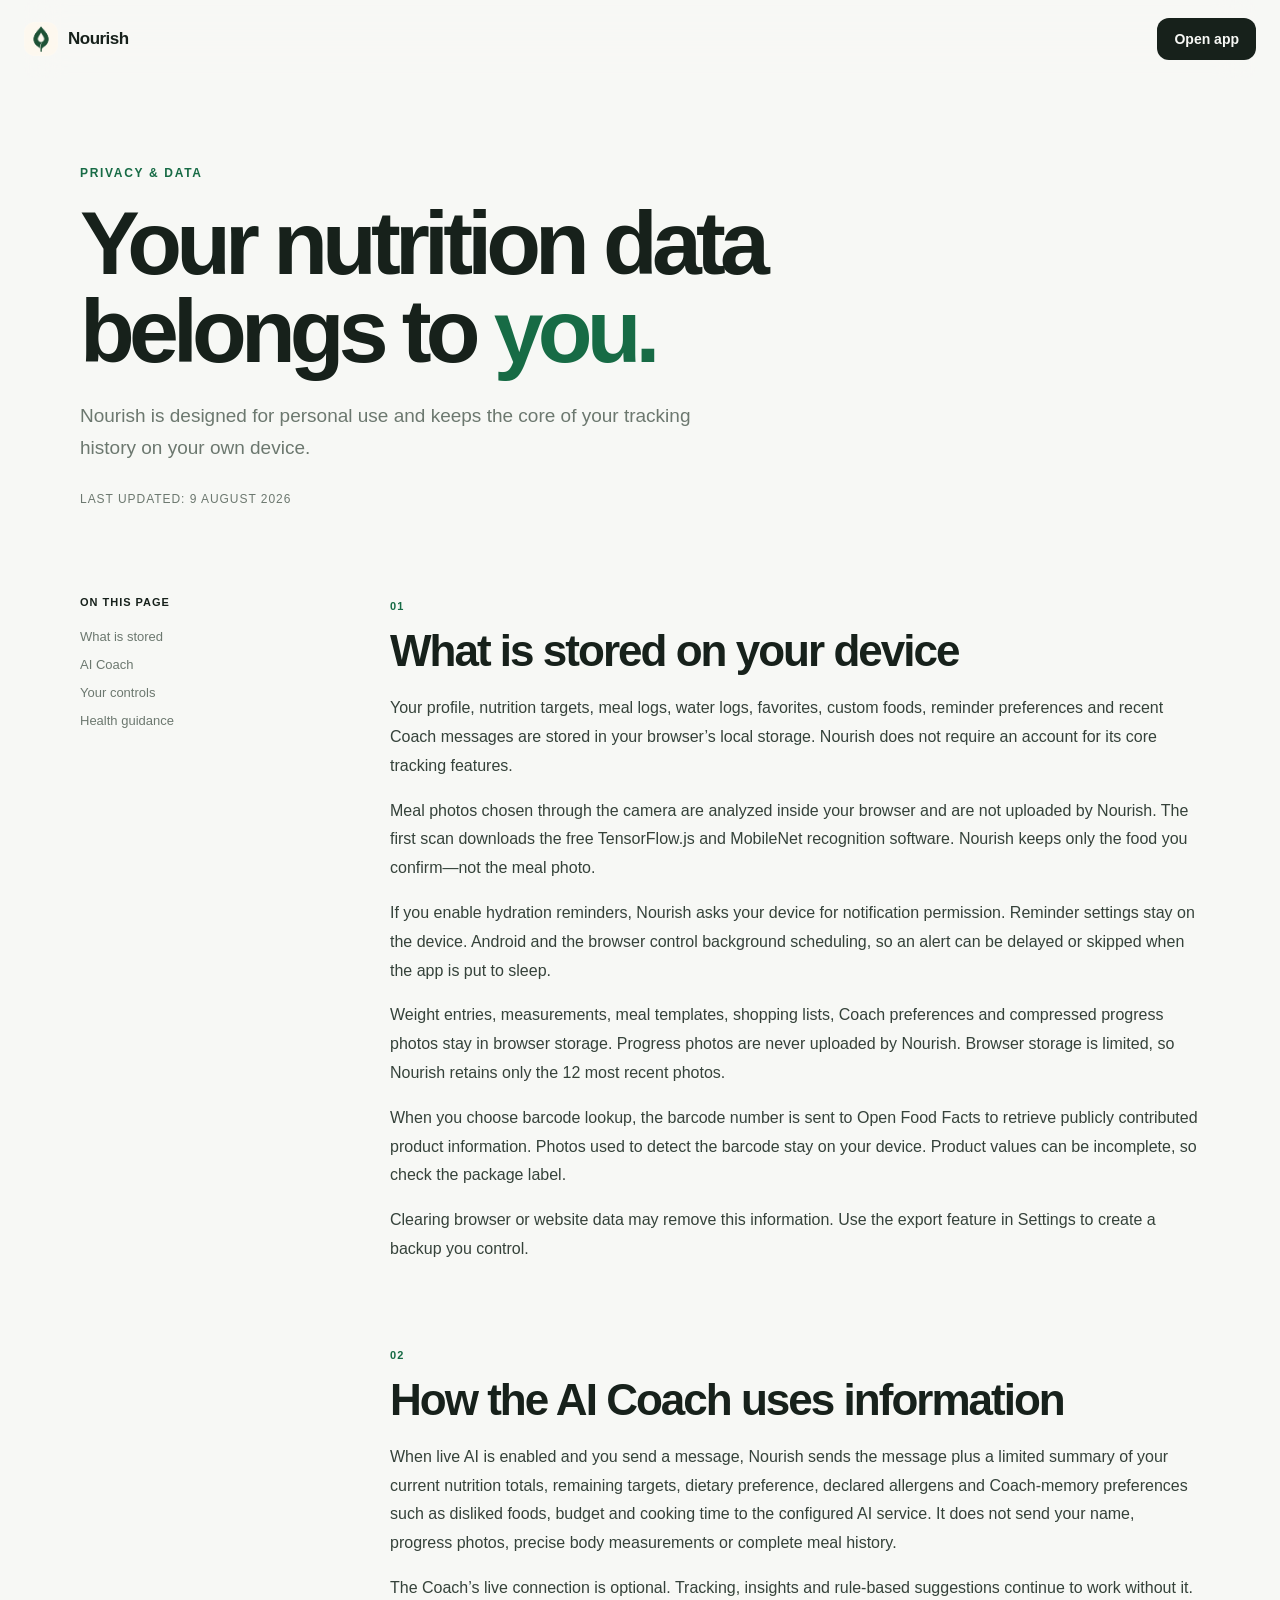
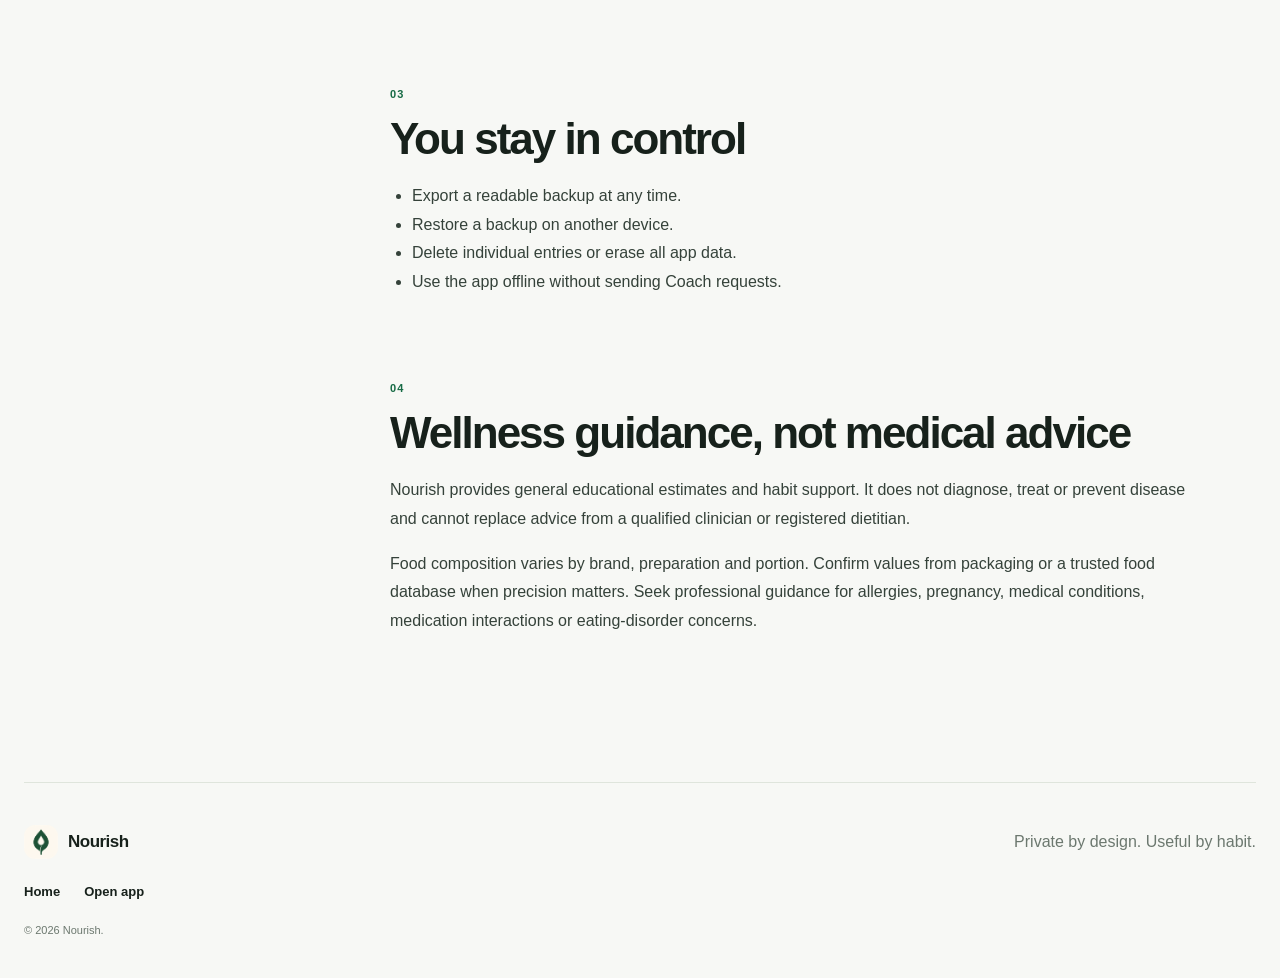
<file: privacy.html>
<!doctype html>
<html lang="en">
<head>
  <meta charset="utf-8">
  <meta name="viewport" content="width=device-width, initial-scale=1, viewport-fit=cover">
  <meta name="theme-color" content="#f7f8f5">
  <meta name="description" content="Learn how Nourish handles personal nutrition data, backups, AI Coach requests, and device storage.">
  <meta name="robots" content="index,follow">
  <meta property="og:type" content="website">
  <meta property="og:title" content="Privacy & Data — Nourish">
  <meta property="og:description" content="Clear information about how Nourish protects and processes personal nutrition data.">
  <meta property="og:image" content="assets/images/nourish-social-card.jpg">
  <meta name="twitter:card" content="summary_large_image">
  <title>Privacy &amp; Data — Nourish</title>
  <link rel="manifest" href="manifest.webmanifest">
  <link rel="icon" href="assets/icons/favicon-32.png" sizes="32x32">
  <link rel="apple-touch-icon" href="assets/icons/apple-touch-icon.png">
  <link rel="stylesheet" href="assets/css/styles.css?v=1.0.1">
  <script src="assets/js/landing.js?v=1.0.1" defer></script>
</head>
<body class="legal-page">
  <a class="skip-link" href="#main">Skip to content</a>
  <header class="site-header compact-header">
    <a class="brand" href="index.html" aria-label="Nourish home"><span class="brand-mark" aria-hidden="true"><span>N</span></span><span>Nourish</span></a>
    <a class="button button-small button-dark" href="app.html">Open app</a>
  </header>

  <main id="main" class="legal-shell">
    <header class="legal-hero">
      <p class="eyebrow">Privacy &amp; data</p>
      <h1>Your nutrition data belongs to <em>you.</em></h1>
      <p>Nourish is designed for personal use and keeps the core of your tracking history on your own device.</p>
      <p class="legal-updated">Last updated: 9 August 2026</p>
    </header>

    <div class="legal-layout">
      <aside class="legal-nav" aria-label="On this page">
        <strong>On this page</strong>
        <a href="#stored">What is stored</a>
        <a href="#coach-data">AI Coach</a>
        <a href="#control">Your controls</a>
        <a href="#health">Health guidance</a>
      </aside>
      <article class="legal-content">
        <section id="stored">
          <span class="legal-number">01</span>
          <h2>What is stored on your device</h2>
          <p>Your profile, nutrition targets, meal logs, water logs, favorites, custom foods, reminder preferences and recent Coach messages are stored in your browser’s local storage. Nourish does not require an account for its core tracking features.</p>
          <p>Meal photos chosen through the camera are analyzed inside your browser and are not uploaded by Nourish. The first scan downloads the free TensorFlow.js and MobileNet recognition software. Nourish keeps only the food you confirm—not the meal photo.</p>
          <p>If you enable hydration reminders, Nourish asks your device for notification permission. Reminder settings stay on the device. Android and the browser control background scheduling, so an alert can be delayed or skipped when the app is put to sleep.</p>
          <p>Weight entries, measurements, meal templates, shopping lists, Coach preferences and compressed progress photos stay in browser storage. Progress photos are never uploaded by Nourish. Browser storage is limited, so Nourish retains only the 12 most recent photos.</p>
          <p>When you choose barcode lookup, the barcode number is sent to Open Food Facts to retrieve publicly contributed product information. Photos used to detect the barcode stay on your device. Product values can be incomplete, so check the package label.</p>
          <p>Clearing browser or website data may remove this information. Use the export feature in Settings to create a backup you control.</p>
        </section>
        <section id="coach-data">
          <span class="legal-number">02</span>
          <h2>How the AI Coach uses information</h2>
          <p>When live AI is enabled and you send a message, Nourish sends the message plus a limited summary of your current nutrition totals, remaining targets, dietary preference, declared allergens and Coach-memory preferences such as disliked foods, budget and cooking time to the configured AI service. It does not send your name, progress photos, precise body measurements or complete meal history.</p>
          <p>The Coach’s live connection is optional. Tracking, insights and rule-based suggestions continue to work without it.</p>
        </section>
        <section id="control">
          <span class="legal-number">03</span>
          <h2>You stay in control</h2>
          <ul>
            <li>Export a readable backup at any time.</li>
            <li>Restore a backup on another device.</li>
            <li>Delete individual entries or erase all app data.</li>
            <li>Use the app offline without sending Coach requests.</li>
          </ul>
        </section>
        <section id="health">
          <span class="legal-number">04</span>
          <h2>Wellness guidance, not medical advice</h2>
          <p>Nourish provides general educational estimates and habit support. It does not diagnose, treat or prevent disease and cannot replace advice from a qualified clinician or registered dietitian.</p>
          <p>Food composition varies by brand, preparation and portion. Confirm values from packaging or a trusted food database when precision matters. Seek professional guidance for allergies, pregnancy, medical conditions, medication interactions or eating-disorder concerns.</p>
        </section>
      </article>
    </div>
  </main>

  <footer class="site-footer section-shell legal-footer">
    <a class="brand" href="index.html"><span class="brand-mark" aria-hidden="true"><span>N</span></span><span>Nourish</span></a>
    <p>Private by design. Useful by habit.</p>
    <div><a href="index.html">Home</a><a href="app.html">Open app</a></div>
    <small>© <span data-current-year></span> Nourish.</small>
  </footer>
  <div class="toast" role="status" aria-live="polite" data-toast></div>
</body>
</html>
</file>
<file: assets/css/styles.css>
/* Nourish — shared visual system */
:root {
  --ink: #17211b;
  --ink-soft: #35423a;
  --paper: #f7f8f5;
  --surface: #ffffff;
  --surface-soft: #eef1eb;
  --line: #dfe5dc;
  --muted: #6c786f;
  --green: #b7f34a;
  --green-deep: #176b45;
  --green-soft: #e7f8c5;
  --coral: #ff6b57;
  --blue: #55a8ff;
  --amber: #f6b94a;
  --violet: #8c7cf0;
  --shadow-sm: 0 10px 30px rgba(23, 33, 27, 0.08);
  --shadow-lg: 0 30px 80px rgba(23, 33, 27, 0.14);
  --radius-sm: 14px;
  --radius-md: 22px;
  --radius-lg: 34px;
  --font: -apple-system, BlinkMacSystemFont, "Segoe UI", Helvetica, Arial, sans-serif;
  --display: "Segoe UI", -apple-system, BlinkMacSystemFont, Helvetica, Arial, sans-serif;
  --safe-bottom: env(safe-area-inset-bottom, 0px);
}

/* Nourish 2.1 — movement guidance, clearer insights and restrained depth */
.form-unavailable{display:grid;place-items:center;gap:8px;max-width:260px;padding:28px;border:1px solid rgba(255,255,255,.15);border-radius:22px;background:rgba(255,255,255,.05);text-align:center}.form-unavailable>span{font-size:28px;color:var(--green)}.form-unavailable strong{color:#fff;font-size:12px}.form-unavailable p{margin:0;color:rgba(255,255,255,.55);font-size:8px;line-height:1.55}
.exercise-photo-sequence{position:relative;width:min(100%,280px);aspect-ratio:4/3;overflow:hidden;border-radius:22px;background:#f2f3ef;box-shadow:0 24px 55px rgba(0,0,0,.28)}.exercise-photo-sequence img{position:absolute;inset:0;width:100%;height:100%;object-fit:contain;background:#f2f3ef}.exercise-photo-sequence img+img{opacity:0}.form-media-loading{min-height:14px;color:rgba(255,255,255,.55);font-size:8px;text-transform:uppercase}.form-source-link{color:rgba(255,255,255,.48);font-size:7px;text-decoration:underline}.exercise-photo-sequence.is-paused img{animation-play-state:paused!important}
.exercise-figure-3d:has(.form-svg){width:210px;height:225px;animation:none!important;transform:none!important}.exercise-figure-3d:has(.form-svg):after{display:none}.form-svg{width:100%;height:100%;overflow:visible;filter:drop-shadow(0 18px 14px rgba(0,0,0,.28))}.form-svg .head{fill:var(--green);stroke:#dfffb0;stroke-width:2}.form-svg .torso,.form-svg .limb{fill:none;stroke:#e5eee1;stroke-width:9;stroke-linecap:round}.form-svg .bar{stroke:var(--green);stroke-width:6;stroke-linecap:round}.form-svg .floor{stroke:rgba(255,255,255,.18);stroke-width:2}.exercise-figure-3d.is-paused .form-svg *{animation-play-state:paused!important}
.brand-mark{background:#fbfaf5 url("../images/nourish-leaf-logo.png") center/cover no-repeat!important;box-shadow:0 5px 15px rgba(23,107,69,.12)}.brand-mark>span{visibility:hidden}
.workout-suggestions { margin:16px 0;padding:22px;border:1px solid var(--line);border-radius:var(--radius-lg);background:color-mix(in srgb,var(--surface) 92%,var(--green-soft));overflow:hidden; }
.workout-suggestions .workout-section-head>small{color:var(--muted);font-size:9px}.suggested-exercise-rail{display:grid;grid-auto-flow:column;grid-auto-columns:minmax(155px,1fr);gap:10px;overflow-x:auto;padding:3px 1px 7px;scrollbar-width:thin}.suggested-exercise-rail article{display:grid;gap:8px;min-height:154px;padding:15px;border:1px solid var(--line);border-radius:18px;background:var(--surface);transition:transform 180ms ease,box-shadow 180ms ease}.suggested-exercise-rail article:hover{transform:translateY(-4px) rotateX(2deg);box-shadow:var(--shadow-sm)}.suggested-exercise-rail small{color:var(--muted);font-size:8px;text-transform:uppercase}.suggested-exercise-rail strong{font-size:12px;line-height:1.25}.suggested-exercise-rail article>div:last-child{display:flex;justify-content:space-between;margin-top:auto}.suggested-exercise-rail button{border:0;background:transparent;color:var(--green-deep);font:inherit;font-size:9px;font-weight:800;cursor:pointer}
.exercise-figure-3d.is-paused,.exercise-figure-3d.is-paused *{animation-play-state:paused!important}.exercise-figure-3d.motion-squat{animation:form-squat 2.6s ease-in-out infinite;transform-origin:50% 90%}.exercise-figure-3d.motion-press{animation:form-press 2.4s ease-in-out infinite}.exercise-figure-3d.motion-pull{animation:form-pull 2.5s ease-in-out infinite}.exercise-figure-3d.motion-core{animation:form-core 2.8s ease-in-out infinite}.exercise-figure-3d.motion-flow{animation:form-flow 3.6s ease-in-out infinite}.exercise-figure-3d.motion-cardio{animation:form-cardio 1.4s ease-in-out infinite}.exercise-figure-3d.motion-lift{animation:form-lift 2.5s ease-in-out infinite}.demo-control{margin-top:5px;padding:7px 11px;border:1px solid rgba(255,255,255,.28);border-radius:999px;background:rgba(255,255,255,.1);color:#fff;font:inherit;font-size:8px;font-weight:800;cursor:pointer}@keyframes form-squat{0%,100%{transform:translateY(-5px) rotateX(2deg)}50%{transform:translateY(25px) scaleY(.82) rotateX(-7deg)}}@keyframes form-press{0%,100%{transform:translateY(7px) rotateZ(-3deg)}50%{transform:translateY(-16px) rotateZ(3deg) scaleY(1.06)}}@keyframes form-pull{0%,100%{transform:translateX(-8px) rotateY(-9deg)}50%{transform:translateX(11px) rotateY(12deg) scale(.96)}}@keyframes form-core{0%,100%{transform:rotateZ(-7deg) translateY(7px)}50%{transform:rotateZ(12deg) translateY(-7px)}}@keyframes form-flow{0%,100%{transform:rotateZ(-4deg) translateY(3px)}50%{transform:rotateZ(10deg) translateY(-11px) scaleX(.92)}}@keyframes form-cardio{0%,100%{transform:translate(-7px,-5px) rotateZ(-4deg)}50%{transform:translate(8px,8px) rotateZ(5deg)}}@keyframes form-lift{0%,100%{transform:translateY(10px) scaleY(.96)}50%{transform:translateY(-14px) scaleY(1.04)}}
.insights-heading{align-items:flex-end}.insights-heading h1 em{color:var(--green-deep);font-family:var(--serif);font-weight:500}.insights-period{display:flex;gap:5px;padding:5px;border:1px solid var(--line);border-radius:999px;background:var(--surface)}.insights-period span{padding:7px 11px;border-radius:999px;color:var(--muted);font-size:8px;font-weight:800}.insights-period .is-active{background:var(--ink);color:var(--surface)}.weekly-brief-card{grid-column:1/-1;position:relative;display:flex;align-items:center;justify-content:space-between;min-height:145px;padding:27px 30px;overflow:hidden;background:linear-gradient(120deg,var(--ink),#294638);color:#fff}.weekly-brief-card h2{max-width:550px;margin:7px 0;font-size:clamp(24px,3vw,38px);letter-spacing:-.045em}.weekly-brief-card p{max-width:530px;margin:0;color:rgba(255,255,255,.68);font-size:10px;line-height:1.55}.brief-orb{position:relative;width:102px;height:102px;border:1px solid rgba(255,255,255,.18);border-radius:50%;animation:brief-orbit 8s linear infinite}.brief-orb:before,.brief-orb:after{content:"";position:absolute;inset:15px;border:1px solid rgba(174,226,176,.35);border-radius:50%;transform:rotateX(65deg)}.brief-orb:after{transform:rotateY(68deg)}.brief-orb i{position:absolute;width:14px;height:14px;top:7px;left:43px;border-radius:50%;background:var(--green);box-shadow:0 0 25px var(--green)}@keyframes brief-orbit{to{transform:rotate(360deg)}}.insight-hero-card{background:linear-gradient(145deg,var(--green),#c6e3bb);box-shadow:inset 0 1px rgba(255,255,255,.5)}.week-chart-card,.insight-stat,.nutrient-trends{transition:transform 180ms ease,box-shadow 180ms ease}.week-chart-card:hover,.insight-stat:hover,.nutrient-trends:hover{transform:translateY(-3px);box-shadow:var(--shadow-sm)}
.food-library,.food-grid{perspective:900px}.food-card{position:relative;transform-style:preserve-3d;overflow:hidden}.food-card:after{content:"";position:absolute;inset:-50% 45% -50% -45%;background:linear-gradient(105deg,transparent,rgba(255,255,255,.32),transparent);transform:translateX(-140%) rotate(10deg);transition:transform 650ms ease;pointer-events:none}.food-card:hover{transform:translateY(-4px) rotateX(3deg) rotateY(-2deg)}.food-card:hover:after{transform:translateX(260%) rotate(10deg)}.food-icon{transform:translateZ(18px);animation:food-icon-float 4s ease-in-out infinite}@keyframes food-icon-float{0%,100%{transform:translateZ(18px) translateY(0) rotate(-1deg)}50%{transform:translateZ(24px) translateY(-3px) rotate(2deg)}}
@media(max-width:600px){.insights-heading{align-items:flex-start}.insights-period{align-self:flex-start}.weekly-brief-card{min-height:170px;padding:22px}.brief-orb{width:72px;height:72px;flex:0 0 auto}.workout-suggestions{padding:17px}.workout-suggestions .workout-section-head>small{display:none}.suggested-exercise-rail{grid-auto-columns:145px}}

* { box-sizing: border-box; }

html {
  scroll-behavior: smooth;
  text-rendering: optimizeLegibility;
  -webkit-font-smoothing: antialiased;
}

body {
  margin: 0;
  min-width: 320px;
  background: var(--paper);
  color: var(--ink);
  font-family: var(--font);
}

body.is-dark {
  --ink: #eff5ef;
  --ink-soft: #c9d2ca;
  --paper: #111713;
  --surface: #19211c;
  --surface-soft: #222d26;
  --line: #344239;
  --muted: #9aa79e;
  --green-soft: #2a4025;
  --shadow-sm: 0 10px 30px rgba(0, 0, 0, 0.22);
  --shadow-lg: 0 30px 80px rgba(0, 0, 0, 0.34);
}

body.reduce-motion *,
body.reduce-motion *::before,
body.reduce-motion *::after {
  scroll-behavior: auto !important;
  animation-duration: 0.001ms !important;
  transition-duration: 0.001ms !important;
}

a { color: inherit; text-decoration: none; }
button, input, select, textarea { font: inherit; }
button { color: inherit; }
img { display: block; max-width: 100%; }

:focus-visible {
  outline: 3px solid color-mix(in srgb, var(--green-deep) 70%, white);
  outline-offset: 3px;
}

.skip-link {
  position: fixed;
  z-index: 9999;
  top: 12px;
  left: 12px;
  transform: translateY(-150%);
  padding: 10px 16px;
  border-radius: 999px;
  background: var(--ink);
  color: var(--paper);
  font-weight: 700;
}

.skip-link:focus { transform: translateY(0); }
.sr-only, .sr-only-focusable:not(:focus) { position: absolute !important; width: 1px !important; height: 1px !important; padding: 0 !important; margin: -1px !important; overflow: hidden !important; clip: rect(0, 0, 0, 0) !important; white-space: nowrap !important; border: 0 !important; }
[hidden] { display: none !important; }

.section-shell { width: min(1240px, calc(100% - 48px)); margin-inline: auto; }
.brand { display: inline-flex; align-items: center; gap: 10px; font-size: 17px; font-weight: 800; letter-spacing: -0.03em; }
.brand-mark { display: grid; place-items: center; width: 34px; height: 34px; border-radius: 11px; overflow: hidden; background: var(--ink); color: var(--green); box-shadow: inset 0 0 0 1px rgba(255,255,255,0.09); }
.brand-mark span { font-size: 16px; font-weight: 900; transform: skew(-5deg); }

.button {
  display: inline-flex;
  align-items: center;
  justify-content: center;
  gap: 10px;
  min-height: 52px;
  padding: 0 22px;
  border: 1px solid transparent;
  border-radius: 15px;
  cursor: pointer;
  font-weight: 750;
  transition: transform 180ms ease, box-shadow 180ms ease, background 180ms ease, color 180ms ease;
}
.button:hover { transform: translateY(-2px); }
.button:active { transform: translateY(0) scale(0.98); }
.button-primary { background: var(--green); color: #17211b; box-shadow: 0 12px 28px rgba(122, 174, 40, 0.22); }
.button-primary:hover { background: #c4fa5d; box-shadow: 0 15px 34px rgba(122, 174, 40, 0.3); }
.button-dark { background: var(--ink); color: var(--paper); }
.button-dark:hover { background: var(--green-deep); color: white; }
.button-ghost { border-color: var(--line); background: transparent; }
.button-ghost:hover { border-color: var(--ink); background: var(--surface); }
.button-small { min-height: 42px; padding-inline: 16px; border-radius: 12px; font-size: 14px; }
.button-compact { min-height: 42px; padding-inline: 16px; border-radius: 12px; font-size: 14px; }
.button-full { width: 100%; }
.text-link { display: inline-flex; align-items: center; gap: 8px; border: 0; background: transparent; padding: 0; cursor: pointer; font-weight: 750; }
.text-link span { transition: transform 180ms ease; }
.text-link:hover span { transform: translateX(4px); }
.text-link.light { color: white; }
.eyebrow { display: flex; align-items: center; gap: 9px; margin: 0 0 20px; color: var(--green-deep); font-size: 12px; font-weight: 850; letter-spacing: 0.14em; text-transform: uppercase; }
.eyebrow.light { color: var(--green); }
.eyebrow-dot { width: 8px; height: 8px; border-radius: 50%; background: var(--green); box-shadow: 0 0 0 5px rgba(183, 243, 74, 0.2); }
h1, h2, h3, p { margin-top: 0; }
h1, h2, h3 { font-family: var(--display); }
em { color: var(--green-deep); font-style: normal; }

/* Landing */
.landing-page { overflow-x: hidden; }
.site-header {
  position: sticky;
  z-index: 100;
  top: 0;
  display: grid;
  grid-template-columns: 1fr auto 1fr;
  align-items: center;
  width: min(1320px, calc(100% - 48px));
  margin: 0 auto;
  padding: 18px 0;
  background: color-mix(in srgb, var(--paper) 88%, transparent);
  backdrop-filter: blur(18px);
}
.site-header > .button { justify-self: end; }
.site-nav { display: flex; align-items: center; gap: 30px; color: var(--ink-soft); font-size: 14px; font-weight: 650; }
.site-nav a { transition: color 160ms ease; }
.site-nav a:hover { color: var(--green-deep); }
.hero { display: grid; grid-template-columns: minmax(0, 1fr) minmax(440px, 0.9fr); align-items: center; gap: clamp(30px, 7vw, 110px); min-height: 760px; padding: 72px 0 94px; }
.hero-copy { position: relative; z-index: 2; }
.hero h1 { max-width: 760px; margin-bottom: 28px; font-size: clamp(56px, 6.3vw, 94px); line-height: 0.96; letter-spacing: -0.068em; }
.hero h1 em { display: inline-block; }
.hero-lead { max-width: 620px; margin-bottom: 34px; color: var(--ink-soft); font-size: clamp(18px, 1.5vw, 21px); line-height: 1.65; }
.hero-actions { display: flex; flex-wrap: wrap; gap: 12px; }
.microcopy { margin: 18px 0 0; color: var(--muted); font-size: 12px; }
.hero-visual { position: relative; min-height: 600px; display: grid; place-items: center; }
.phone-frame {
  position: relative;
  z-index: 2;
  width: 328px;
  min-height: 610px;
  padding: 17px;
  border: 7px solid #17211b;
  border-radius: 48px;
  background: #f7f8f5;
  color: #17211b;
  box-shadow: 0 46px 100px rgba(23, 33, 27, 0.25), inset 0 0 0 1px rgba(255,255,255,0.4);
  transform: rotate(2deg);
}
.phone-frame::before { content: ""; position: absolute; top: 8px; left: 50%; width: 88px; height: 24px; transform: translateX(-50%); border-radius: 99px; background: #17211b; }
.phone-status { display: flex; justify-content: space-between; align-items: center; padding: 3px 8px 17px; font-size: 9px; font-weight: 700; }
.status-pill { width: 45px; }
.phone-greeting { display: flex; justify-content: space-between; align-items: center; padding: 12px 5px 14px; }
.phone-greeting div { display: grid; gap: 3px; }
.phone-greeting small { color: #6c786f; font-size: 9px; text-transform: uppercase; letter-spacing: 0.06em; }
.phone-greeting strong { font-size: 21px; letter-spacing: -0.05em; }
.mini-avatar { display: grid; place-items: center; width: 35px; height: 35px; border-radius: 50%; background: #17211b; color: #b7f34a; font-weight: 800; }
.preview-card { padding: 17px; border-radius: 22px; background: white; box-shadow: 0 10px 30px rgba(23,33,27,0.06); }
.preview-calories { display: flex; align-items: center; gap: 20px; }
.preview-ring { position: relative; display: grid; place-items: center; width: 84px; height: 84px; border-radius: 50%; background: conic-gradient(#b7f34a 0 68%, #edf0e9 68% 100%); }
.preview-ring::before { content: ""; position: absolute; width: 62px; height: 62px; border-radius: 50%; background: white; }
.preview-ring span { position: relative; z-index: 1; font-size: 15px; font-weight: 850; }
.preview-calories > div:last-child { display: grid; }
.preview-calories small { color: #6c786f; font-size: 10px; text-transform: uppercase; letter-spacing: 0.07em; }
.preview-calories strong { margin-top: 2px; font-size: 32px; letter-spacing: -0.05em; }
.preview-calories > div:last-child span { color: #6c786f; font-size: 10px; }
.preview-macros { display: grid; grid-template-columns: repeat(3, 1fr); gap: 8px; margin: 9px 0; }
.preview-macros > div { display: grid; gap: 3px; padding: 12px 10px; border-radius: 16px; background: white; }
.preview-macros strong { font-size: 14px; }
.preview-macros small { color: #6c786f; font-size: 9px; }
.macro-line { display: block; width: 25px; height: 3px; margin-bottom: 5px; border-radius: 99px; background: #b7f34a; }
.macro-line.fibre { background: #ff6b57; }
.macro-line.water { background: #55a8ff; }
.preview-coach { display: grid; grid-template-columns: auto 1fr auto; align-items: center; gap: 10px; padding: 15px; border-radius: 18px; background: #17211b; color: white; }
.coach-spark { color: var(--green); font-size: 18px; }
.preview-coach small { color: #b7f34a; font-size: 9px; font-weight: 800; text-transform: uppercase; }
.preview-coach p { margin: 4px 0 0; color: rgba(255,255,255,0.78); font-size: 10px; line-height: 1.45; }
.preview-nav { position: absolute; bottom: 12px; left: 24px; right: 24px; display: flex; justify-content: space-around; padding: 13px 10px 8px; border-top: 1px solid #e5e9e2; }
.preview-nav span { width: 16px; height: 16px; border: 2px solid #aab2ac; border-radius: 6px; }
.preview-nav .active { border-color: #176b45; background: #b7f34a; }
.orbit { position: absolute; border: 1px solid rgba(23, 107, 69, 0.12); border-radius: 50%; }
.orbit-one { width: 560px; height: 560px; background: radial-gradient(circle at center, rgba(183,243,74,0.16), transparent 65%); }
.orbit-two { width: 700px; height: 700px; }
.floating-note { position: absolute; z-index: 3; display: grid; gap: 2px; padding: 13px 16px; border: 1px solid rgba(255,255,255,0.8); border-radius: 16px; background: rgba(255,255,255,0.88); box-shadow: var(--shadow-sm); backdrop-filter: blur(12px); }
.floating-note span { font-size: 13px; font-weight: 800; }
.floating-note small { color: #6c786f; font-size: 9px; }
.floating-note-one { left: 0; top: 150px; transform: rotate(-5deg); }
.floating-note-two { right: -10px; bottom: 130px; transform: rotate(4deg); }
.trust-strip { display: flex; align-items: center; justify-content: center; gap: clamp(18px, 3.5vw, 54px); padding: 24px; border-block: 1px solid var(--line); color: var(--muted); font-size: 12px; font-weight: 750; letter-spacing: 0.05em; text-transform: uppercase; }
.trust-strip p { margin: 0; }
.trust-strip span { width: 4px; height: 4px; border-radius: 50%; background: var(--green-deep); }
.story-section { padding-block: 130px; }
.section-heading { display: grid; grid-template-columns: 1.2fr 0.8fr; column-gap: 40px; align-items: end; margin-bottom: 60px; }
.section-heading .eyebrow { grid-column: 1 / -1; }
.section-heading h2 { margin: 0; font-size: clamp(44px, 5vw, 76px); line-height: 1; letter-spacing: -0.06em; }
.section-heading > p:last-child { margin: 0 0 5px; color: var(--ink-soft); font-size: 17px; line-height: 1.7; }
.feature-grid { display: grid; grid-template-columns: 1.15fr 0.85fr; gap: 18px; }
.feature-card { position: relative; min-height: 310px; padding: 32px; border: 1px solid var(--line); border-radius: var(--radius-lg); background: var(--surface); overflow: hidden; }
.feature-card-large { grid-row: span 2; min-height: 640px; display: flex; flex-direction: column; justify-content: flex-end; }
.feature-card-accent { background: var(--green); color: #17211b; border-color: transparent; }
.feature-number { position: absolute; top: 28px; left: 30px; color: var(--muted); font-size: 11px; font-weight: 800; letter-spacing: 0.12em; }
.feature-card h3 { max-width: 460px; margin: 18px 0 10px; font-size: clamp(26px, 3vw, 40px); line-height: 1.05; letter-spacing: -0.045em; }
.feature-card:not(.feature-card-large) h3 { font-size: clamp(24px, 2.4vw, 32px); }
.feature-card p { max-width: 480px; margin: 0; color: var(--muted); line-height: 1.65; }
.feature-card-accent p { color: rgba(23,33,27,0.7); }
.feature-visual { margin-bottom: auto; }
.rings-visual { position: relative; display: grid; place-items: center; width: min(360px, 90%); aspect-ratio: 1; margin: 20px auto 30px; }
.rings-visual span { position: absolute; border-radius: 50%; border-style: solid; transform: rotate(45deg); }
.ring-a { inset: 0; border-width: 26px; border-color: var(--green) var(--green) var(--green) var(--surface-soft); }
.ring-b { inset: 48px; border-width: 22px; border-color: var(--coral) var(--coral) var(--surface-soft) var(--coral); }
.ring-c { inset: 90px; border-width: 18px; border-color: var(--blue) var(--surface-soft) var(--blue) var(--blue); }
.rings-visual strong { position: relative; z-index: 1; font-size: 48px; letter-spacing: -0.06em; }
.feature-icon { position: absolute; top: 40px; right: 40px; width: 90px; height: 90px; }
.quick-icon { display: grid; place-items: center; border-radius: 26px; background: var(--green-soft); }
.quick-icon span { font-size: 46px; font-weight: 300; }
.trend-icon { display: flex; align-items: flex-end; gap: 7px; padding: 15px; }
.trend-icon i { width: 12px; border-radius: 6px; background: #17211b; }
.trend-icon i:nth-child(1) { height: 26px; opacity: 0.35; }.trend-icon i:nth-child(2) { height: 42px; opacity: 0.55; }.trend-icon i:nth-child(3) { height: 58px; opacity: 0.75; }.trend-icon i:nth-child(4) { height: 76px; }
.coach-section { padding-block: 120px; background: #17211b; color: white; overflow: hidden; }
.coach-layout { display: grid; grid-template-columns: 1fr 0.88fr; align-items: center; gap: clamp(50px, 8vw, 120px); }
.coach-copy h2 { margin-bottom: 26px; font-size: clamp(48px, 5vw, 76px); line-height: 0.98; letter-spacing: -0.06em; }
.coach-copy h2 em { color: var(--green); }
.coach-copy > p:not(.eyebrow) { max-width: 570px; color: rgba(255,255,255,0.66); font-size: 17px; line-height: 1.7; }
.check-list { display: grid; gap: 12px; padding: 0; margin: 28px 0 34px; list-style: none; }
.check-list li { display: flex; align-items: center; gap: 12px; color: rgba(255,255,255,0.86); }
.check-list li::before { content: "✓"; display: grid; place-items: center; width: 23px; height: 23px; border-radius: 50%; background: var(--green); color: #17211b; font-size: 12px; font-weight: 900; }
.coach-demo { position: relative; }
.coach-demo::before { content: ""; position: absolute; inset: -80px; border-radius: 50%; background: radial-gradient(circle, rgba(183,243,74,0.13), transparent 63%); }
.coach-window { position: relative; z-index: 1; max-width: 560px; min-height: 520px; padding: 24px; border: 1px solid rgba(255,255,255,0.11); border-radius: 32px; background: #222d26; box-shadow: 0 35px 90px rgba(0,0,0,0.33); }
.coach-window-head { display: grid; grid-template-columns: auto 1fr auto; gap: 12px; align-items: center; padding-bottom: 22px; border-bottom: 1px solid rgba(255,255,255,0.09); }
.coach-window-head div { display: grid; gap: 3px; }
.coach-window-head small { color: rgba(255,255,255,0.48); }
.online-dot { display: flex; align-items: center; gap: 6px; color: var(--green); font-size: 11px; }
.online-dot::before { content: ""; width: 6px; height: 6px; border-radius: 50%; background: var(--green); }
.chat-bubble { max-width: 82%; margin-top: 22px; padding: 15px 17px; border-radius: 18px; font-size: 14px; line-height: 1.55; }
.chat-bubble p { margin: 0; }
.chat-user { margin-left: auto; border-bottom-right-radius: 5px; background: var(--green); color: #17211b; }
.chat-coach { display: flex; align-items: flex-start; gap: 12px; border-bottom-left-radius: 5px; background: rgba(255,255,255,0.08); color: rgba(255,255,255,0.82); }
.suggestion-chips { display: flex; flex-wrap: wrap; gap: 8px; margin-top: 22px; }
.suggestion-chips span { padding: 9px 12px; border: 1px solid rgba(255,255,255,0.13); border-radius: 999px; color: rgba(255,255,255,0.65); font-size: 11px; }
.install-section { padding-block: 120px; }
.install-card { display: grid; grid-template-columns: 1fr auto; align-items: center; gap: 50px; padding: clamp(34px, 6vw, 76px); border-radius: 40px; background: var(--surface); box-shadow: var(--shadow-sm); }
.install-card h2 { margin-bottom: 18px; font-size: clamp(38px, 4vw, 62px); line-height: 1.02; letter-spacing: -0.055em; }
.install-card p:not(.eyebrow) { max-width: 670px; margin-bottom: 0; color: var(--muted); line-height: 1.7; }
.install-actions { display: grid; gap: 10px; min-width: 220px; }
.install-actions small { max-width: 220px; color: var(--muted); line-height: 1.45; }
.site-footer { display: grid; grid-template-columns: 1fr auto; gap: 25px; align-items: center; padding-block: 42px; border-top: 1px solid var(--line); }
.site-footer > p { margin: 0; color: var(--muted); justify-self: center; }
.site-footer > div { display: flex; gap: 24px; font-size: 13px; font-weight: 700; }
.site-footer > small { grid-column: 1 / -1; color: var(--muted); font-size: 11px; }
.reveal { opacity: 0; transform: translateY(26px); transition: opacity 700ms ease, transform 700ms cubic-bezier(.22,.7,.2,1); }
.reveal.is-visible { opacity: 1; transform: translateY(0); }
.reveal-delay { transition-delay: 120ms; }

/* Privacy */
.compact-header { grid-template-columns: 1fr 1fr; }
.legal-shell { width: min(1120px, calc(100% - 48px)); margin: 0 auto; padding: 88px 0 130px; }
.legal-hero { max-width: 850px; margin-bottom: 90px; }
.legal-hero h1 { margin-bottom: 24px; font-size: clamp(50px, 7vw, 92px); line-height: 0.98; letter-spacing: -0.065em; }
.legal-hero > p:not(.eyebrow):not(.legal-updated) { max-width: 650px; color: var(--muted); font-size: 19px; line-height: 1.7; }
.legal-updated { margin-top: 28px; color: var(--muted); font-size: 12px; text-transform: uppercase; letter-spacing: 0.08em; }
.legal-layout { display: grid; grid-template-columns: 220px 1fr; gap: 90px; align-items: start; }
.legal-nav { position: sticky; top: 100px; display: grid; gap: 13px; font-size: 13px; }
.legal-nav strong { margin-bottom: 8px; font-size: 11px; letter-spacing: 0.09em; text-transform: uppercase; }
.legal-nav a { color: var(--muted); }
.legal-nav a:hover { color: var(--green-deep); }
.legal-content { display: grid; gap: 65px; }
.legal-content section { scroll-margin-top: 110px; }
.legal-number { display: inline-block; margin-bottom: 14px; color: var(--green-deep); font-size: 11px; font-weight: 850; letter-spacing: 0.1em; }
.legal-content h2 { margin-bottom: 18px; font-size: clamp(30px, 4vw, 44px); letter-spacing: -0.045em; }
.legal-content p, .legal-content li { color: var(--ink-soft); line-height: 1.8; }
.legal-content ul { padding-left: 22px; }

/* App shell */
.app-page { min-height: 100vh; overscroll-behavior-y: none; }
.app-shell { min-height: 100vh; }
.app-sidebar { position: fixed; z-index: 20; inset: 0 auto 0 0; display: flex; flex-direction: column; width: 238px; padding: 27px 20px 22px; border-right: 1px solid var(--line); background: var(--surface); }
.app-sidebar > .brand { margin: 0 10px 42px; }
.side-nav { display: grid; gap: 5px; }
.side-nav a { display: flex; align-items: center; gap: 14px; min-height: 48px; padding: 0 13px; border-radius: 13px; color: var(--muted); font-size: 14px; font-weight: 680; transition: background 160ms ease, color 160ms ease; }
.side-nav a:hover { background: var(--surface-soft); color: var(--ink); }
.side-nav a.is-active { background: var(--green-soft); color: var(--green-deep); }
.nav-icon { position: relative; display: inline-block; width: 22px; height: 22px; flex: 0 0 auto; }
.icon-today { border: 2px solid currentColor; border-radius: 50%; }
.icon-today::after { content: ""; position: absolute; inset: 4px; border-radius: 50%; border: 2px solid currentColor; border-right-color: transparent; transform: rotate(-20deg); }
.icon-log::before, .icon-log::after { content: ""; position: absolute; top: 50%; left: 50%; width: 16px; height: 2px; border-radius: 3px; background: currentColor; transform: translate(-50%, -50%); }
.icon-log::after { transform: translate(-50%, -50%) rotate(90deg); }
.icon-workout::before, .icon-workout::after { content: ""; position: absolute; top: 8px; width: 6px; height: 6px; border: 2px solid currentColor; border-radius: 2px; }
.icon-workout::before { left: 0; }.icon-workout::after { right: 0; }.icon-workout { background: linear-gradient(currentColor,currentColor) center / 10px 2px no-repeat; }
.icon-coach { border: 2px solid currentColor; border-radius: 7px; }
.icon-coach::after { content: ""; position: absolute; left: 3px; bottom: -5px; width: 7px; height: 7px; border-left: 2px solid currentColor; transform: skew(-25deg); }
.icon-insights { display: flex; align-items: flex-end; gap: 3px; padding: 3px; }
.icon-insights::before, .icon-insights::after { content: ""; width: 4px; border-radius: 3px; background: currentColor; }
.icon-insights::before { height: 10px; box-shadow: 7px -6px 0 currentColor; }
.icon-insights::after { height: 16px; }
.icon-profile { border: 2px solid currentColor; border-radius: 50%; }
.icon-profile::before { content: ""; position: absolute; top: 3px; left: 6px; width: 6px; height: 6px; border: 1.5px solid currentColor; border-radius: 50%; }
.icon-profile::after { content: ""; position: absolute; left: 3px; bottom: 2px; width: 12px; height: 6px; border: 1.5px solid currentColor; border-radius: 9px 9px 4px 4px; }
.sidebar-streak { display: flex; align-items: center; gap: 12px; margin-top: auto; padding: 14px; border: 1px solid var(--line); border-radius: 15px; }
.streak-flame { color: var(--coral); }
.sidebar-streak div { display: grid; gap: 2px; }
.sidebar-streak strong { font-size: 12px; }
.sidebar-streak small { color: var(--muted); font-size: 10px; }
.sidebar-privacy { margin: 16px 13px 0; color: var(--muted); font-size: 11px; }
.app-stage { min-height: 100vh; margin-left: 238px; }
.app-topbar { position: sticky; z-index: 15; top: 0; display: flex; justify-content: flex-end; align-items: center; min-height: 76px; padding: 12px clamp(24px, 4vw, 58px); border-bottom: 1px solid color-mix(in srgb, var(--line) 70%, transparent); background: color-mix(in srgb, var(--paper) 88%, transparent); backdrop-filter: blur(18px); }
.mobile-brand { display: none; }
.app-top-actions { display: flex; align-items: center; gap: 10px; }
.offline-badge { padding: 6px 9px; border-radius: 999px; background: var(--surface-soft); color: var(--muted); font-size: 10px; font-weight: 800; text-transform: uppercase; }
.icon-button { display: grid; place-items: center; width: 38px; height: 38px; border: 1px solid var(--line); border-radius: 12px; background: var(--surface); cursor: pointer; }
.mini-avatar.avatar-button { border: 0; cursor: pointer; }
.app-main { width: min(1400px, 100%); margin: 0 auto; padding: clamp(32px, 5vw, 64px) clamp(24px, 4vw, 58px) 80px; }
.app-view { animation: view-enter 380ms cubic-bezier(.2,.75,.22,1) both; }
@keyframes view-enter { from { opacity: 0; transform: translateY(10px); } to { opacity: 1; transform: translateY(0); } }
.view-heading { display: flex; justify-content: space-between; align-items: flex-end; gap: 30px; margin-bottom: 34px; }
.view-heading h1 { margin: 5px 0 8px; font-size: clamp(38px, 4vw, 58px); line-height: 1; letter-spacing: -0.055em; }
.view-heading > div > p:last-child { margin: 0; color: var(--muted); }
.date-label { margin: 0; color: var(--green-deep); font-size: 10px; font-weight: 850; letter-spacing: 0.12em; text-transform: uppercase; }
.today-grid { display: grid; grid-template-columns: repeat(12, 1fr); gap: 16px; }
.quick-action-rail { display: grid; grid-template-columns: repeat(4, 1fr); gap: 9px; margin-bottom: 14px; }
.quick-action-rail button { display: flex; align-items: center; justify-content: center; gap: 8px; min-height: 48px; padding: 8px 10px; border: 1px solid var(--line); border-radius: 15px; background: var(--surface); color: var(--ink); cursor: pointer; font-size: 10px; font-weight: 800; }
.quick-action-rail span { color: var(--green-deep); font-size: 17px; }
.dashboard-card { border: 1px solid var(--line); border-radius: var(--radius-md); background: var(--surface); box-shadow: 0 6px 24px rgba(23,33,27,0.025); }
.card-heading { display: flex; justify-content: space-between; align-items: flex-start; gap: 20px; }
.card-heading h2 { margin: 4px 0 0; font-size: 21px; letter-spacing: -0.035em; }
.card-kicker { color: var(--muted); font-size: 9px; font-weight: 850; letter-spacing: 0.1em; text-transform: uppercase; }
.status-chip { padding: 6px 9px; border-radius: 999px; background: var(--green-soft); color: var(--green-deep); font-size: 9px; font-weight: 800; }
.calorie-card { grid-column: span 7; padding: 24px; }
.macro-card { grid-column: span 5; padding: 24px; }
.water-card { grid-column: span 4; padding: 24px; overflow: hidden; }
.recommendation-card { grid-column: span 8; position: relative; padding: 24px; background: linear-gradient(135deg, var(--ink) 0%, #26382d 100%); color: #fff; overflow: hidden; }
.recommendation-card::after { content: ""; position: absolute; right: -80px; bottom: -110px; width: 260px; height: 260px; border-radius: 50%; border: 42px solid rgba(183,243,74,0.13); }
.recommendation-card .card-kicker, .recommendation-card p { color: rgba(255,255,255,0.62); }
.recommendation-card .card-heading, .recommendation-card > p, .recommendation-card .recommendation-meta, .recommendation-card .card-actions { position: relative; z-index: 1; }
.recommendation-card > p { max-width: 690px; margin: 12px 0 18px; line-height: 1.6; }
.recommendation-card .button-dark { background: var(--green); color: #17211b; }
.recommendation-card .text-link { color: white; }
.meals-card { grid-column: span 12; padding: 24px; }
.daily-plan-card { grid-column: span 12; }
.daily-plan-card > p { margin: -3px 0 16px; color: var(--muted); font-size: 10px; }
.daily-plan-list { display: grid; grid-template-columns: repeat(2, 1fr); gap: 9px; }
.plan-row { display: grid; grid-template-columns: auto 1fr auto auto; align-items: center; gap: 10px; padding: 12px; border: 1px solid var(--line); border-radius: 14px; background: var(--paper); }
.plan-row > span { font-size: 25px; }.plan-row > div { min-width: 0; display: grid; gap: 2px; }.plan-row small { color: var(--green-deep); font-size: 7px; font-weight: 850; text-transform: uppercase; }.plan-row strong { overflow: hidden; font-size: 11px; text-overflow: ellipsis; white-space: nowrap; }.plan-row em { color: var(--muted); font-size: 8px; font-style: normal; }.plan-row button { min-width: 34px; height: 32px; padding: 0 8px; border: 1px solid var(--line); border-radius: 9px; background: var(--surface); cursor: pointer; font-size: 9px; font-weight: 800; }
.calorie-layout { display: grid; grid-template-columns: auto 1fr; align-items: center; gap: clamp(28px, 4vw, 58px); padding: 27px 10px 8px; }
.calorie-ring { --progress: 0deg; position: relative; display: grid; place-items: center; width: clamp(150px, 16vw, 195px); height: clamp(150px, 16vw, 195px); border-radius: 50%; background: conic-gradient(var(--green) var(--progress), var(--surface-soft) 0); transition: background 500ms ease; }
.calorie-ring::before { content: ""; position: absolute; inset: 17px; border-radius: 50%; background: var(--surface); }
.calorie-ring > div { position: relative; z-index: 1; display: grid; text-align: center; }
.calorie-ring strong { font-size: 32px; letter-spacing: -0.05em; }
.calorie-ring span { color: var(--muted); font-size: 10px; }
.calorie-numbers { display: grid; grid-template-columns: repeat(3, 1fr); gap: 16px; }
.calorie-numbers div { display: grid; gap: 4px; }
.calorie-numbers strong { font-size: clamp(19px, 2vw, 28px); letter-spacing: -0.04em; }
.calorie-numbers span { color: var(--muted); font-size: 10px; text-transform: uppercase; }
.macro-list { display: grid; gap: 21px; margin-top: 25px; }
.macro-row { display: grid; grid-template-columns: 75px 1fr auto; align-items: center; gap: 12px; }
.macro-row > span:first-child { font-size: 11px; font-weight: 750; }
.macro-row strong { font-size: 11px; }
.progress-track { height: 7px; border-radius: 99px; background: var(--surface-soft); overflow: hidden; }
.progress-track i { display: block; height: 100%; border-radius: inherit; background: var(--green); transition: width 500ms ease; }
.macro-row[data-nutrient="fiber"] i { background: var(--coral); }
.macro-row[data-nutrient="carbs"] i { background: var(--amber); }
.macro-row[data-nutrient="fat"] i { background: var(--violet); }
.water-card .card-heading strong { font-size: 12px; }
.water-visual { position: relative; height: 95px; margin: 22px 0 16px; border-radius: 18px; background: color-mix(in srgb, var(--blue) 12%, var(--surface)); overflow: hidden; }
.water-fill { position: absolute; inset: auto 0 0; height: 0%; background: linear-gradient(180deg, rgba(85,168,255,0.55), var(--blue)); transition: height 500ms ease; }
.water-fill::before { content: ""; position: absolute; top: -8px; left: -10%; width: 120%; height: 14px; border-radius: 50%; background: color-mix(in srgb, var(--blue) 72%, white); }
.water-percent { position: absolute; z-index: 1; inset: 0; display: grid; place-items: center; font-size: 20px; font-weight: 850; }
.water-actions { display: flex; gap: 7px; }
.water-actions button { flex: 1; min-height: 36px; border: 1px solid var(--line); border-radius: 10px; background: var(--surface); cursor: pointer; font-size: 10px; font-weight: 750; }
.water-actions .undo-water { flex: 0 0 auto; color: var(--muted); }
.recommendation-meta { display: flex; flex-wrap: wrap; gap: 8px; }
.recommendation-meta span { padding: 7px 10px; border: 1px solid rgba(255,255,255,0.14); border-radius: 999px; color: rgba(255,255,255,0.78); font-size: 10px; }
.card-actions { display: flex; align-items: center; gap: 22px; margin-top: 23px; }
.meal-summary-list { display: grid; grid-template-columns: repeat(4, 1fr); gap: 10px; margin-top: 20px; }
.meal-summary { padding: 15px; border-radius: 15px; background: var(--surface-soft); }
.meal-summary div { display: flex; justify-content: space-between; align-items: center; margin-bottom: 12px; }
.meal-summary span { font-size: 10px; font-weight: 800; text-transform: uppercase; }
.meal-summary strong { font-size: 11px; }
.meal-summary p { margin: 0; color: var(--muted); font-size: 11px; white-space: nowrap; overflow: hidden; text-overflow: ellipsis; }

/* Log */
.log-layout { display: grid; grid-template-columns: minmax(0, 1fr) 330px; gap: 18px; align-items: start; }
.camera-log-card { position: relative; display: grid; grid-template-columns: minmax(0, 1fr) auto; align-items: center; gap: 18px; margin-bottom: 16px; padding: 20px; border: 1px solid color-mix(in srgb, var(--green-deep) 28%, var(--line)); border-radius: 22px; background: linear-gradient(135deg, var(--surface), color-mix(in srgb, var(--green-soft) 42%, var(--surface))); overflow: hidden; }
.camera-log-card::after { content: ""; position: absolute; right: -55px; top: -75px; width: 180px; height: 180px; border-radius: 50%; background: color-mix(in srgb, var(--green) 15%, transparent); pointer-events: none; }
.camera-log-copy { position: relative; z-index: 1; display: flex; align-items: center; gap: 15px; }
.camera-icon { flex: 0 0 auto; position: relative; width: 48px; height: 40px; border: 2px solid var(--ink); border-radius: 12px; }
.camera-icon::before { content: ""; position: absolute; inset: 9px auto auto 14px; width: 14px; height: 14px; border: 2px solid var(--ink); border-radius: 50%; }
.camera-icon::after { content: ""; position: absolute; left: 9px; top: -7px; width: 18px; height: 8px; border-radius: 5px 5px 0 0; background: var(--ink); }
.camera-log-copy h2 { margin: 3px 0 5px; font-size: 22px; letter-spacing: -0.04em; }
.camera-log-copy p { max-width: 570px; margin: 0; color: var(--muted); font-size: 10px; line-height: 1.55; }
.camera-button { position: relative; z-index: 1; min-height: 44px; cursor: pointer; white-space: nowrap; }
.camera-button input { position: absolute; width: 1px; height: 1px; opacity: 0; pointer-events: none; }
.camera-buttons { position: relative; z-index: 1; display: flex; gap: 8px; }.camera-buttons .button { white-space: nowrap; }
.camera-analysis { grid-column: 1 / -1; display: grid; grid-template-columns: minmax(180px, 0.72fr) minmax(0, 1.28fr); gap: 17px; padding-top: 18px; border-top: 1px solid var(--line); }
.camera-analysis[hidden] { display: none; }
.camera-preview { position: relative; min-height: 240px; border-radius: 18px; background: var(--ink); overflow: hidden; }
.camera-preview img { width: 100%; height: 100%; min-height: 240px; max-height: 390px; object-fit: cover; }
.camera-preview button { position: absolute; right: 10px; top: 10px; padding: 8px 11px; border: 0; border-radius: 99px; background: rgba(15, 21, 17, 0.78); color: white; cursor: pointer; font-size: 9px; font-weight: 800; backdrop-filter: blur(8px); }
.camera-result { min-width: 0; }
.camera-status { display: flex; align-items: center; gap: 12px; min-height: 56px; margin-bottom: 12px; padding: 12px; border-radius: 15px; background: var(--surface-soft); }
.camera-status.success { background: var(--green-soft); }
.camera-status.error { background: color-mix(in srgb, var(--coral) 11%, var(--surface)); }
.camera-status strong, .camera-status small { display: block; }
.camera-status strong { margin-bottom: 3px; font-size: 11px; }
.camera-status small { color: var(--muted); font-size: 9px; line-height: 1.45; }
.camera-spinner { flex: 0 0 auto; width: 22px; height: 22px; border: 3px solid color-mix(in srgb, var(--green-deep) 22%, transparent); border-top-color: var(--green-deep); border-radius: 50%; animation: camera-spin 850ms linear infinite; }
@keyframes camera-spin { to { transform: rotate(360deg); } }
.camera-status-icon { display: grid; flex: 0 0 auto; place-items: center; width: 24px; height: 24px; border-radius: 50%; background: var(--green-deep); color: white; font-size: 12px; font-weight: 900; }
.camera-status.error .camera-status-icon { background: var(--coral); }
.camera-suggestion-heading { display: flex; justify-content: space-between; align-items: baseline; margin: 4px 1px 8px; }
.camera-suggestion-heading strong { font-size: 11px; }
.camera-suggestion-heading span { color: var(--muted); font-size: 8px; }
.camera-food-match { display: grid; grid-template-columns: auto minmax(0, 1fr) auto; align-items: center; gap: 11px; width: 100%; margin-top: 7px; padding: 10px; border: 1px solid var(--line); border-radius: 14px; background: var(--surface); text-align: left; cursor: pointer; }
.camera-food-match:hover { border-color: var(--green-deep); }
.camera-food-match .food-emoji { width: 40px; height: 40px; border-radius: 12px; font-size: 20px; }
.camera-food-match span:nth-child(2) { min-width: 0; }
.camera-food-match small, .camera-food-match strong, .camera-food-match em { display: block; overflow: hidden; text-overflow: ellipsis; white-space: nowrap; }
.camera-food-match small { color: var(--green-deep); font-size: 7px; font-weight: 800; text-transform: uppercase; }
.camera-food-match strong { margin: 2px 0; font-size: 11px; }
.camera-food-match em { color: var(--muted); font-size: 8px; font-style: normal; }
.camera-food-match > i { color: var(--muted); font-size: 22px; font-style: normal; }
.camera-search-manually { width: 100%; margin-top: 9px; padding: 10px; border: 1px dashed var(--line); border-radius: 12px; background: transparent; color: var(--muted); cursor: pointer; font-size: 9px; font-weight: 750; }
.camera-privacy { grid-column: 1 / -1; position: relative; z-index: 1; margin: -6px 0 0; color: var(--muted); font-size: 8px; }
.camera-privacy span { color: var(--green-deep); font-weight: 900; }
.search-wrap { position: relative; }
.search-wrap > span { position: absolute; top: 50%; left: 19px; width: 15px; height: 15px; border: 2px solid var(--muted); border-radius: 50%; transform: translateY(-55%); }
.search-wrap > span::after { content: ""; position: absolute; right: -5px; bottom: -3px; width: 6px; height: 2px; background: var(--muted); transform: rotate(45deg); }
.search-wrap input { width: 100%; height: 58px; padding: 0 18px 0 50px; border: 1px solid var(--line); border-radius: 17px; background: var(--surface); color: var(--ink); outline: none; }
.search-wrap input:focus { border-color: var(--green-deep); box-shadow: 0 0 0 4px color-mix(in srgb, var(--green) 30%, transparent); }
.filter-row { display: flex; flex-wrap: wrap; gap: 8px; margin: 15px 0 30px; }
.food-tool-grid { display: grid; grid-template-columns: repeat(3, 1fr); gap: 9px; margin: 0 0 16px; }
.food-tool-grid button { display: grid; grid-template-columns: auto 1fr; grid-template-rows: auto auto; column-gap: 10px; padding: 13px; border: 1px solid var(--line); border-radius: 15px; background: var(--surface); text-align: left; cursor: pointer; }
.food-tool-grid button > span { grid-row: 1 / 3; align-self: center; color: var(--green-deep); font-size: 22px; }.food-tool-grid strong { font-size: 10px; }.food-tool-grid small { color: var(--muted); font-size: 8px; }
.filter-chip { padding: 8px 12px; border: 1px solid var(--line); border-radius: 99px; background: transparent; color: var(--muted); cursor: pointer; font-size: 10px; font-weight: 750; }
.filter-chip.is-active { border-color: var(--ink); background: var(--ink); color: var(--paper); }
.food-results-heading { display: flex; justify-content: space-between; align-items: center; margin-bottom: 14px; }
.food-results-heading h2 { margin: 0; font-size: 20px; letter-spacing: -0.035em; }
.food-results-heading span { color: var(--muted); font-size: 10px; }
.food-grid { display: grid; grid-template-columns: repeat(2, minmax(0, 1fr)); gap: 10px; }
.food-card { display: grid; grid-template-columns: auto 1fr auto; align-items: center; gap: 13px; min-width: 0; padding: 13px; border: 1px solid var(--line); border-radius: 16px; background: var(--surface); text-align: left; cursor: pointer; transition: transform 160ms ease, border-color 160ms ease, box-shadow 160ms ease; }
.food-card:hover { transform: translateY(-2px); border-color: color-mix(in srgb, var(--green-deep) 50%, var(--line)); box-shadow: var(--shadow-sm); }
.food-emoji { display: grid; place-items: center; width: 48px; height: 48px; border-radius: 14px; background: var(--surface-soft); font-size: 23px; }
.food-card > div { min-width: 0; display: grid; gap: 3px; }
.food-card strong { overflow: hidden; font-size: 12px; text-overflow: ellipsis; white-space: nowrap; }
.favorite-mark { margin-left: 6px; color: #d6a714; font-size: 10px; font-style: normal; }
.food-card small { color: var(--muted); font-size: 9px; }
.food-card > span:last-child { font-size: 10px; font-weight: 800; }
.empty-state { grid-column: 1 / -1; padding: 45px 25px; border: 1px dashed var(--line); border-radius: 20px; color: var(--muted); text-align: center; }
.log-aside { display: grid; gap: 12px; position: sticky; top: 96px; }
.quick-water-card, .custom-food-card, .today-log-card { border: 1px solid var(--line); border-radius: var(--radius-md); background: var(--surface); }
.quick-water-card { display: grid; grid-template-columns: auto 1fr auto; align-items: center; gap: 14px; padding: 18px; }
.water-drop { width: 34px; height: 42px; border-radius: 60% 60% 65% 65% / 75% 75% 45% 45%; background: color-mix(in srgb, var(--blue) 25%, var(--surface)); transform: rotate(45deg); }
.quick-water-card small { color: var(--muted); font-size: 9px; text-transform: uppercase; }
.quick-water-card h2 { margin: 2px 0; font-size: 18px; }
.quick-water-card p { margin: 0; color: var(--muted); font-size: 9px; }
.quick-water-card button { display: grid; place-items: center; width: 36px; height: 36px; border: 0; border-radius: 12px; background: var(--blue); color: white; cursor: pointer; font-size: 22px; }
.custom-food-card { padding: 21px; background: var(--green-soft); }
.custom-plus { display: grid; place-items: center; width: 36px; height: 36px; margin-bottom: 20px; border-radius: 11px; background: var(--green); color: #17211b; font-size: 22px; }
.custom-food-card h2 { margin-bottom: 8px; font-size: 20px; letter-spacing: -0.04em; }
.custom-food-card p { margin-bottom: 18px; color: var(--muted); font-size: 11px; line-height: 1.6; }
.today-log-card { padding: 18px; }
.today-log-card .card-heading { align-items: center; margin-bottom: 12px; }
.today-log-card h2 { margin: 0; font-size: 16px; }
.today-log-card .card-heading strong { font-size: 10px; }
.log-entry { display: grid; grid-template-columns: 1fr auto; gap: 10px; padding: 11px 0; border-top: 1px solid var(--line); }
.log-entry div { min-width: 0; display: grid; gap: 3px; }
.log-entry strong { overflow: hidden; font-size: 11px; text-overflow: ellipsis; white-space: nowrap; }
.log-entry small { color: var(--muted); font-size: 9px; }
.log-entry button { align-self: center; border: 0; background: transparent; color: var(--muted); cursor: pointer; font-size: 18px; }
.log-empty { padding: 18px 0; color: var(--muted); font-size: 10px; text-align: center; }
.template-card { grid-column: auto; }
.template-row { display: grid; grid-template-columns: 1fr auto; align-items: center; border-top: 1px solid var(--line); }.template-row > button:first-child { display: grid; gap: 3px; padding: 11px 0; border: 0; background: transparent; text-align: left; cursor: pointer; }.template-row strong { font-size: 10px; }.template-row small { color: var(--muted); font-size: 8px; }.template-row > button:last-child { border: 0; background: transparent; color: var(--muted); cursor: pointer; font-size: 18px; }
.feature-empty { padding: 24px; border: 1px dashed var(--line); border-radius: 13px; color: var(--muted); font-size: 9px; text-align: center; }.feature-empty.compact { padding: 14px 7px; }

/* Coach app */
.coach-view-heading { align-items: center; }
.coach-mode { display: flex; align-items: center; gap: 8px; padding: 8px 11px; border-radius: 999px; background: var(--green-soft); color: var(--green-deep); font-size: 10px; font-weight: 800; }
.coach-mode span { width: 7px; height: 7px; border-radius: 50%; background: var(--green-deep); }
.coach-app-layout { display: grid; grid-template-columns: minmax(0, 1fr) 300px; gap: 16px; align-items: start; }
.coach-chat-card { display: flex; flex-direction: column; height: min(690px, calc(100vh - 230px)); min-height: 520px; border: 1px solid var(--line); border-radius: var(--radius-md); background: var(--surface); overflow: hidden; }
.coach-messages { flex: 1; overflow-y: auto; padding: 25px; scroll-behavior: smooth; }
.coach-message { display: flex; gap: 10px; max-width: 82%; margin-bottom: 16px; animation: message-in 260ms ease both; }
@keyframes message-in { from { opacity: 0; transform: translateY(7px); } }
.coach-message.user { margin-left: auto; justify-content: flex-end; }
.coach-message .message-bubble { padding: 13px 15px; border-radius: 17px; background: var(--surface-soft); font-size: 13px; line-height: 1.55; }
.coach-message.user .message-bubble { border-bottom-right-radius: 5px; background: var(--green); color: #17211b; }
.coach-message.assistant .message-bubble { border-bottom-left-radius: 5px; }
.coach-message .message-bubble p { margin: 0; white-space: pre-wrap; }
.coach-message .message-meta { display: block; margin-top: 6px; color: var(--muted); font-size: 8px; }
.coach-avatar { display: grid; place-items: center; flex: 0 0 auto; width: 28px; height: 28px; border-radius: 9px; background: var(--ink); color: var(--green); font-size: 12px; }
.coach-typing { display: inline-flex; gap: 4px; align-items: center; height: 18px; }
.coach-typing i { width: 5px; height: 5px; border-radius: 50%; background: var(--muted); animation: typing 900ms infinite alternate; }
.coach-typing i:nth-child(2) { animation-delay: 150ms; }.coach-typing i:nth-child(3) { animation-delay: 300ms; }
@keyframes typing { to { transform: translateY(-4px); opacity: 0.45; } }
.coach-prompts { display: flex; gap: 7px; padding: 0 20px 12px; overflow-x: auto; }
.coach-prompts button { flex: 0 0 auto; padding: 8px 11px; border: 1px solid var(--line); border-radius: 99px; background: transparent; color: var(--muted); cursor: pointer; font-size: 9px; }
.coach-form { display: grid; grid-template-columns: 1fr auto; align-items: end; gap: 9px; margin: 0 16px; padding: 8px; border: 1px solid var(--line); border-radius: 17px; background: var(--paper); }
.coach-form textarea { width: 100%; max-height: 120px; padding: 9px; border: 0; background: transparent; color: var(--ink); resize: none; outline: none; font-size: 13px; line-height: 1.45; }
.coach-form button { display: grid; place-items: center; width: 38px; height: 38px; border: 0; border-radius: 12px; background: var(--green); color: #17211b; cursor: pointer; font-size: 20px; font-weight: 800; }
.coach-form button:disabled { opacity: 0.45; cursor: wait; }
.coach-disclaimer { margin: 9px 16px 12px; color: var(--muted); font-size: 8px; text-align: center; }
.coach-context-card { padding: 24px; border-radius: var(--radius-md); background: var(--ink); color: white; }
.coach-context-card .card-kicker { color: var(--green); }
.coach-context-card h2 { margin: 6px 0 8px; font-size: 24px; letter-spacing: -0.04em; }
.coach-context-card > p { color: rgba(255,255,255,0.58); font-size: 11px; line-height: 1.6; }
.coach-context-list { display: grid; gap: 1px; margin: 20px 0; overflow: hidden; border-radius: 14px; background: rgba(255,255,255,0.08); }
.context-row { display: flex; justify-content: space-between; gap: 20px; padding: 12px; background: rgba(255,255,255,0.04); font-size: 10px; }
.context-row span { color: rgba(255,255,255,0.55); }
.context-row strong { text-align: right; }
.coach-context-card .text-link { color: var(--green); font-size: 10px; }

/* Insights */
.insights-grid { display: grid; grid-template-columns: repeat(12, 1fr); gap: 16px; }
.insight-hero-card { grid-column: span 5; display: flex; align-items: center; justify-content: space-between; padding: 27px; background: var(--green); color: #17211b; }
.discipline-card { grid-column: span 5; display: grid; grid-template-columns: .7fr 1.3fr; gap: 20px; align-items: center; }.discipline-card h2 { margin: 5px 0; font-size: 48px; letter-spacing: -.06em; }.discipline-card h2 small { color: var(--muted); font-size: 13px; }.discipline-card p { color: var(--muted); font-size: 9px; line-height: 1.5; }
.discipline-breakdown { display: grid; gap: 9px; }.discipline-breakdown > div { display: grid; grid-template-columns: 50px 1fr 30px; align-items: center; gap: 7px; font-size: 8px; }.discipline-breakdown i { height: 6px; border-radius: 9px; background: var(--line); overflow: hidden; }.discipline-breakdown b { display: block; height: 100%; border-radius: inherit; background: var(--green-deep); }.discipline-breakdown strong { text-align: right; }
.achievements-card { grid-column: span 7; }.achievement-grid { display: grid; grid-template-columns: repeat(3, 1fr); gap: 8px; }.achievement { display: grid; gap: 4px; padding: 11px; border: 1px solid var(--line); border-radius: 12px; opacity: .48; }.achievement.is-unlocked { border-color: color-mix(in srgb, var(--green-deep) 35%, var(--line)); background: var(--green-soft); opacity: 1; }.achievement > span { color: var(--green-deep); }.achievement strong { font-size: 9px; }.achievement small { color: var(--muted); font-size: 7px; line-height: 1.4; }
.insight-hero-card h2 { margin: 5px 0; font-size: 48px; letter-spacing: -0.06em; }
.insight-hero-card p { max-width: 230px; margin: 0; color: rgba(23,33,27,0.65); font-size: 10px; line-height: 1.55; }
.consistency-ring { --score: 0deg; position: relative; display: grid; place-items: center; width: 120px; height: 120px; border-radius: 50%; background: conic-gradient(#17211b var(--score), rgba(23,33,27,0.15) 0); }
.consistency-ring::before { content: ""; position: absolute; width: 91px; height: 91px; border-radius: 50%; background: var(--green); }
.consistency-ring span { position: relative; z-index: 1; font-size: 22px; font-weight: 850; }
.week-chart-card { grid-column: span 7; padding: 27px; }
.legend { display: flex; align-items: center; gap: 6px; color: var(--muted); font-size: 9px; }
.legend i { width: 13px; border-top: 1px dashed var(--muted); }
.week-chart { display: grid; grid-template-columns: repeat(7, 1fr); align-items: end; gap: 10px; height: 170px; margin-top: 25px; padding-top: 10px; border-bottom: 1px solid var(--line); background: linear-gradient(to bottom, transparent 49%, var(--line) 50%, transparent 51%); }
.day-bar { position: relative; display: flex; flex-direction: column; align-items: center; justify-content: flex-end; height: 100%; }
.day-bar i { display: block; width: min(32px, 70%); min-height: 3px; border-radius: 8px 8px 2px 2px; background: var(--green); transition: height 500ms ease; }
.day-bar.is-over i { background: var(--coral); }
.day-bar small { position: absolute; bottom: -20px; color: var(--muted); font-size: 8px; }
.insight-stat { grid-column: span 3; padding: 24px; }
.stat-symbol { display: block; width: 35px; height: 35px; margin-bottom: 27px; border-radius: 11px; background: var(--green-soft); }
.protein-symbol { position: relative; }
.protein-symbol::after { content: "P"; position: absolute; inset: 0; display: grid; place-items: center; color: var(--green-deep); font-size: 12px; font-weight: 900; }
.water-symbol { border-radius: 60% 60% 65% 65% / 75% 75% 45% 45%; background: color-mix(in srgb, var(--blue) 25%, var(--surface)); transform: rotate(45deg); }
.insight-stat small { display: block; color: var(--muted); font-size: 9px; text-transform: uppercase; }
.insight-stat strong { display: block; margin: 5px 0 8px; font-size: 31px; letter-spacing: -0.05em; }
.insight-stat p { margin: 0; color: var(--muted); font-size: 9px; line-height: 1.45; }
.nutrient-trends { grid-column: span 6; padding: 24px; }
.nutrient-trends > div:last-child { display: grid; gap: 15px; margin-top: 22px; }
.trend-row { display: grid; grid-template-columns: 75px 1fr auto; gap: 12px; align-items: center; font-size: 10px; }
.trend-row strong { font-size: 10px; }

/* Profile */
.profile-layout { display: grid; grid-template-columns: minmax(0, 1fr) 340px; gap: 16px; align-items: start; }
.profile-card { padding: 26px; border: 1px solid var(--line); border-radius: var(--radius-md); background: var(--surface); }
.profile-card-head { display: grid; grid-template-columns: auto 1fr auto; align-items: center; gap: 15px; padding-bottom: 25px; border-bottom: 1px solid var(--line); }
.large-avatar { display: grid; place-items: center; width: 54px; height: 54px; border-radius: 17px; background: var(--ink); color: var(--green); font-size: 21px; font-weight: 850; }
.profile-card-head h2 { margin: 0 0 3px; font-size: 20px; }
.profile-card-head p { margin: 0; color: var(--muted); font-size: 10px; }
.form-section { padding-top: 27px; }
.form-section + .form-section { margin-top: 27px; border-top: 1px solid var(--line); }
.form-section h3 { margin-bottom: 17px; font-size: 14px; letter-spacing: -0.025em; }
.form-grid { display: grid; gap: 13px; }
.form-grid.two-col { grid-template-columns: repeat(2, 1fr); }
.form-grid.target-fields { grid-template-columns: repeat(4, 1fr); }
.form-grid label, .field-label { display: grid; gap: 7px; color: var(--muted); font-size: 10px; font-weight: 650; }
.form-grid .span-two { grid-column: span 2; }
.text-input, .select-input { width: 100%; min-width: 0; height: 47px; padding: 0 13px; border: 1px solid var(--line); border-radius: 12px; outline: none; background: var(--paper); color: var(--ink); font-size: 12px; transition: border-color 160ms ease, box-shadow 160ms ease; }
.text-input:focus, .select-input:focus { border-color: var(--green-deep); box-shadow: 0 0 0 3px color-mix(in srgb, var(--green) 28%, transparent); }
.settings-column { display: grid; gap: 13px; }
.settings-card { padding: 23px; border: 1px solid var(--line); border-radius: var(--radius-md); background: var(--surface); }
.settings-card h2 { margin: 5px 0 8px; font-size: 21px; letter-spacing: -0.035em; }
.settings-card > p { color: var(--muted); font-size: 10px; line-height: 1.55; }
.setting-row { position: relative; display: flex; justify-content: space-between; align-items: center; gap: 20px; padding: 15px 0; border-top: 1px solid var(--line); cursor: pointer; }
.setting-row span { display: grid; gap: 3px; }
.setting-row strong { font-size: 11px; }
.setting-row small { color: var(--muted); font-size: 9px; }
.toggle-input { position: absolute; opacity: 0; pointer-events: none; }
.setting-row i { position: relative; width: 39px; height: 23px; border-radius: 999px; background: var(--line); transition: background 160ms ease; }
.setting-row i::after { content: ""; position: absolute; top: 3px; left: 3px; width: 17px; height: 17px; border-radius: 50%; background: var(--surface); box-shadow: 0 2px 6px rgba(0,0,0,0.15); transition: transform 160ms ease; }
.toggle-input:checked + i { background: var(--green-deep); }
.toggle-input:checked + i::after { transform: translateX(16px); }
.settings-card .button-full { margin-top: 14px; }
.settings-actions { display: grid; gap: 7px; margin-top: 16px; }
.settings-actions button, .import-label { display: flex; align-items: center; justify-content: space-between; min-height: 40px; padding: 0 12px; border: 1px solid var(--line); border-radius: 10px; background: var(--paper); cursor: pointer; font-size: 10px; font-weight: 700; }
.import-label input { position: absolute; opacity: 0; pointer-events: none; }
.danger-link { margin-top: 18px; padding: 0; border: 0; background: transparent; color: var(--coral); cursor: pointer; font-size: 10px; font-weight: 750; }
.source-card { background: var(--green-soft); }
.source-card .text-link { color: var(--green-deep); font-size: 10px; }
.reminder-card { background: linear-gradient(145deg, var(--surface), color-mix(in srgb, var(--blue) 11%, var(--surface))); }
.reminder-card-head { display: flex; justify-content: space-between; align-items: center; gap: 18px; }
.reminder-card-head h2 { margin-bottom: 0; }
.compact-toggle { position: relative; display: block; flex: 0 0 auto; width: 43px; height: 25px; cursor: pointer; }
.compact-toggle i { position: absolute; inset: 0; border-radius: 99px; background: var(--line); transition: background 160ms ease; }
.compact-toggle i::after { content: ""; position: absolute; top: 3px; left: 3px; width: 19px; height: 19px; border-radius: 50%; background: var(--surface); box-shadow: 0 2px 6px rgba(0,0,0,0.16); transition: transform 160ms ease; }
.compact-toggle .toggle-input:checked + i { background: var(--blue); }
.compact-toggle .toggle-input:checked + i::after { transform: translateX(18px); }
.reminder-intro { margin: 10px 0 15px; }
.reminder-options { padding-top: 15px; border-top: 1px solid var(--line); }
.reminder-grid { display: grid; grid-template-columns: repeat(2, minmax(0, 1fr)); gap: 10px; }
.reminder-grid label { display: grid; gap: 6px; color: var(--muted); font-size: 9px; font-weight: 700; }
.reminder-alert-options { display: flex; gap: 20px; margin: 14px 0 5px; }
.reminder-alert-options label { display: flex; align-items: center; gap: 7px; color: var(--muted); cursor: pointer; font-size: 10px; font-weight: 700; }
.reminder-alert-options input { accent-color: var(--green-deep); }
.reminder-status { margin-top: 15px; padding: 11px 12px; border-radius: 11px; background: color-mix(in srgb, var(--blue) 16%, var(--surface)); color: var(--ink); font-size: 10px; font-weight: 750; line-height: 1.45; }
.reminder-permission, .reminder-note { display: block; margin-top: 8px; color: var(--muted); font-size: 8px; line-height: 1.5; }
.reminder-note { opacity: 0.8; }
.form-section-copy { margin: -8px 0 16px; color: var(--muted); font-size: 9px; line-height: 1.5; }
.body-progress-card form > label { display: grid; gap: 7px; color: var(--muted); font-size: 9px; font-weight: 700; }.body-progress-card details { margin-top: 15px; border-top: 1px solid var(--line); }.body-progress-card summary { padding: 14px 0; cursor: pointer; font-size: 10px; font-weight: 800; }.measurement-form { display: grid; gap: 8px; }.progress-photo-label { position: relative; cursor: pointer; }.progress-photo-label input { position: absolute; width: 1px; height: 1px; opacity: 0; }.weight-trend { margin-top: 14px; }.weight-summary { display: flex; justify-content: space-between; align-items: end; }.weight-summary strong { font-size: 22px; }.weight-summary small { color: var(--muted); font-size: 8px; }.weight-bars { display: flex; align-items: end; gap: 4px; height: 68px; margin-top: 8px; padding: 8px; border-radius: 11px; background: var(--surface-soft); }.weight-bars i { flex: 1; min-height: 8px; border-radius: 5px 5px 2px 2px; background: var(--green-deep); }
.progress-photo-grid { display: grid; grid-template-columns: repeat(3, 1fr); gap: 6px; margin-top: 10px; }.progress-photo-grid figure { position: relative; margin: 0; }.progress-photo-grid img { width: 100%; aspect-ratio: 1; border-radius: 9px; object-fit: cover; }.progress-photo-grid button { position: absolute; top: 3px; right: 3px; width: 22px; height: 22px; border: 0; border-radius: 50%; background: rgba(0,0,0,.65); color: white; cursor: pointer; }.progress-photo-grid figcaption { color: var(--muted); font-size: 7px; }
.shopping-add { display: grid; grid-template-columns: 1fr auto; gap: 7px; margin: 13px 0; }.shopping-add button { width: 45px; border: 0; border-radius: 12px; background: var(--green-deep); color: white; cursor: pointer; font-size: 20px; }.shopping-list { display: grid; gap: 5px; }.shopping-row { display: grid; grid-template-columns: auto 1fr auto; align-items: center; gap: 9px; padding: 9px; border: 1px solid var(--line); border-radius: 10px; }.shopping-row input { accent-color: var(--green-deep); }.shopping-row span { display: grid; gap: 2px; }.shopping-row strong { font-size: 9px; }.shopping-row small { color: var(--muted); font-size: 7px; }.shopping-row button { border: 0; background: transparent; color: var(--muted); cursor: pointer; }.shopping-row.is-checked span { opacity: .5; text-decoration: line-through; }

/* Dialogs */
dialog { color: var(--ink); }
.food-dialog, .custom-food-dialog, .custom-water-dialog, .feature-dialog { width: min(520px, calc(100% - 24px)); max-height: calc(100vh - 24px); padding: 0; border: 0; border-radius: 26px; background: var(--surface); box-shadow: var(--shadow-lg); overflow: auto; }
.food-dialog::backdrop, .custom-food-dialog::backdrop, .custom-water-dialog::backdrop, .feature-dialog::backdrop { background: rgba(12,18,14,0.62); backdrop-filter: blur(5px); }
.food-dialog > form:first-child { position: sticky; z-index: 2; top: 0; height: 0; }
.dialog-close { position: absolute; top: 15px; right: 15px; z-index: 2; display: grid; place-items: center; width: 36px; height: 36px; border: 1px solid var(--line); border-radius: 11px; background: var(--surface); cursor: pointer; font-size: 23px; line-height: 1; }
.food-dialog-inner { padding: 29px; }
.dialog-food-hero { display: flex; align-items: center; gap: 16px; padding-right: 40px; }
.dialog-food-hero .food-emoji { width: 62px; height: 62px; border-radius: 19px; font-size: 30px; }
.dialog-food-hero h2 { margin: 0 0 5px; font-size: 27px; letter-spacing: -0.045em; }
.dialog-food-hero p { margin: 0; color: var(--muted); font-size: 10px; }
.favorite-button { display: inline-flex; align-items: center; gap: 6px; margin-top: 17px; padding: 8px 11px; border: 1px solid var(--line); border-radius: 99px; background: transparent; color: var(--muted); cursor: pointer; font-size: 9px; font-weight: 750; }
.favorite-button span { color: #d6a714; font-size: 14px; line-height: 1; }
.favorite-button.is-favorite { border-color: color-mix(in srgb, #d6a714 50%, var(--line)); background: color-mix(in srgb, #f4cf58 15%, var(--surface)); color: var(--ink); }
.healthier-swap { display: grid; gap: 7px; margin-bottom: 16px; padding: 13px; border-radius: 13px; background: color-mix(in srgb, var(--blue) 13%, var(--surface)); }.healthier-swap > span { color: var(--muted); font-size: 8px; font-weight: 800; text-transform: uppercase; }.healthier-swap button { display: flex; justify-content: space-between; align-items: center; gap: 12px; padding: 0; border: 0; background: transparent; color: var(--ink); cursor: pointer; text-align: left; }.healthier-swap strong, .healthier-swap small { display: block; }.healthier-swap strong { font-size: 10px; }.healthier-swap small { color: var(--muted); font-size: 8px; }.healthier-swap em { color: var(--muted); font-size: 7px; font-style: normal; }
.nutrition-facts { display: grid; grid-template-columns: repeat(4, 1fr); gap: 8px; margin: 24px 0; }
.nutrition-facts div { padding: 12px 8px; border-radius: 12px; background: var(--surface-soft); text-align: center; }
.nutrition-facts strong { display: block; font-size: 14px; }
.nutrition-facts span { color: var(--muted); font-size: 8px; text-transform: uppercase; }
.portion-control { display: grid; grid-template-columns: 1fr 1fr; gap: 12px; margin-bottom: 18px; }
.portion-control label { display: grid; gap: 7px; color: var(--muted); font-size: 9px; }
.portion-stepper { display: grid; grid-template-columns: auto 1fr auto; height: 45px; border: 1px solid var(--line); border-radius: 12px; overflow: hidden; }
.portion-stepper button { width: 42px; border: 0; background: var(--surface-soft); cursor: pointer; }
.portion-stepper input { width: 100%; border: 0; background: var(--paper); color: var(--ink); text-align: center; outline: none; }
.dialog-impact { margin-bottom: 18px; padding: 14px; border-radius: 13px; background: var(--green-soft); color: var(--green-deep); font-size: 10px; line-height: 1.5; }
.custom-food-form { position: relative; padding: 29px; }
.dialog-heading { display: flex; justify-content: space-between; margin-bottom: 22px; }
.dialog-heading h2 { margin: 4px 0 0; font-size: 26px; letter-spacing: -0.04em; }
.dialog-heading .dialog-close { position: static; }
.custom-food-form > .button { margin-top: 20px; }
.custom-food-form > label { display: grid; gap: 7px; margin-top: 13px; color: var(--muted); font-size: 9px; font-weight: 700; }.feature-dialog-copy { color: var(--muted); font-size: 9px; line-height: 1.55; }.barcode-camera { position: relative; cursor: pointer; }.barcode-camera input { position: absolute; width: 1px; height: 1px; opacity: 0; }.feature-textarea { min-height: 130px; padding: 12px; border: 1px solid var(--line); border-radius: 12px; background: var(--paper); color: var(--ink); resize: vertical; }.feature-result { display: grid; gap: 5px; margin-top: 13px; padding: 12px; border-radius: 11px; background: var(--surface-soft); color: var(--muted); font-size: 9px; line-height: 1.5; }.feature-result:empty { display: none; }.feature-result strong, .feature-result span, .feature-result small { display: block; }.feature-error { color: var(--coral); font-weight: 750; }

/* Workout studio */
.workout-view { perspective: 1300px; }
.workout-heading { margin-bottom: 23px; }
.workout-hero-card { position: relative; display: grid; grid-template-columns: 150px 1fr auto; align-items: center; gap: 28px; min-height: 220px; margin-bottom: 18px; padding: 29px 34px; border: 1px solid color-mix(in srgb, var(--green) 38%, transparent); border-radius: 28px; background: radial-gradient(circle at 12% 25%, rgba(183,243,74,.18), transparent 32%), linear-gradient(130deg, #111a15, #1d2a22); color: #f4f8f2; overflow: hidden; transform-style: preserve-3d; }
.workout-hero-card::after { content: ""; position: absolute; inset: 0; background: linear-gradient(105deg, transparent 25%, rgba(255,255,255,.045) 45%, transparent 66%); transform: translateX(-100%); animation: premium-sheen 8s ease-in-out infinite; pointer-events: none; }
@keyframes premium-sheen { 0%,55% { transform: translateX(-100%); } 75%,100% { transform: translateX(100%); } }
.premium-tilt { transform-style: preserve-3d; transition: transform 260ms cubic-bezier(.2,.8,.2,1), box-shadow 260ms ease; }
@media (hover:hover) { .premium-tilt:hover { transform: rotateX(1.5deg) rotateY(-2deg) translateY(-3px); box-shadow: 0 18px 45px rgba(14,23,17,.16); } }
.workout-orbit { position: relative; display: grid; place-items: center; width: 132px; height: 132px; transform: rotateX(62deg) rotateZ(-18deg); transform-style: preserve-3d; }
.workout-orbit::before, .workout-orbit::after, .workout-orbit i { content: ""; position: absolute; inset: 7px; border: 1px solid rgba(183,243,74,.42); border-radius: 50%; animation: orbit-spin 9s linear infinite; }.workout-orbit::after { inset: 22px -5px; border-color: rgba(85,168,255,.45); animation-duration: 6s; animation-direction: reverse; }.workout-orbit i:nth-child(2) { inset: -3px 32px; border-color: rgba(255,255,255,.22); animation-duration: 11s; }.workout-orbit span { position: relative; z-index: 2; display: grid; place-items: center; width: 65px; height: 65px; border-radius: 50%; background: var(--green); color: #17211b; box-shadow: 0 0 32px rgba(183,243,74,.35); font-size: 10px; font-weight: 950; letter-spacing: .14em; transform: rotateZ(18deg) rotateX(-62deg) translateZ(16px); }
@keyframes orbit-spin { to { transform: rotateZ(360deg); } }
.workout-hero-copy { position: relative; z-index: 1; transform: translateZ(18px); }.workout-hero-copy .card-kicker { color: var(--green); }.workout-hero-copy h2 { margin: 5px 0 8px; font-size: clamp(28px,3vw,42px); letter-spacing: -.05em; }.workout-hero-copy > p { max-width: 590px; color: rgba(244,248,242,.62); font-size: 10px; line-height: 1.55; }
.workout-hero-stats { display: flex; gap: 28px; margin-top: 20px; }.workout-hero-stats span { display: grid; gap: 2px; }.workout-hero-stats strong { font-size: 19px; }.workout-hero-stats small { color: rgba(244,248,242,.46); font-size: 8px; text-transform: uppercase; }.workout-hero-card > .button { position: relative; z-index: 2; min-width: 145px; background: var(--green); color: #17211b; }
.workout-layout { display: grid; grid-template-columns: minmax(0,1.65fr) minmax(300px,.75fr); gap: 16px; align-items: start; }.workout-main, .workout-aside { display: grid; gap: 16px; }.workout-aside { position: sticky; top: 92px; }
.workout-panel { padding: 23px; border: 1px solid var(--line); border-radius: 22px; background: var(--surface); }.workout-section-head { display: flex; justify-content: space-between; align-items: center; gap: 15px; margin-bottom: 18px; }.workout-section-head h2 { margin: 4px 0 0; font-size: 22px; letter-spacing: -.04em; }.workout-plan-actions { display: flex; gap: 7px; }.workout-plan-actions > button:not(.button) { border: 0; background: transparent; color: var(--muted); cursor: pointer; font-size: 9px; font-weight: 800; }
.workout-empty { display: grid; place-items: center; padding: 46px 20px; border: 1px dashed var(--line); border-radius: 17px; text-align: center; }.workout-empty > span { color: var(--green-deep); font-size: 35px; }.workout-empty strong { margin-top: 7px; font-size: 15px; }.workout-empty p { margin: 5px 0 17px; color: var(--muted); font-size: 9px; }
.workout-progress { display: grid; grid-template-columns: auto 1fr; align-items: center; gap: 13px; margin-bottom: 12px; padding: 10px 12px; border-radius: 12px; background: var(--green-soft); color: var(--green-deep); font-size: 9px; }.workout-progress i { height: 6px; border-radius: 9px; background: color-mix(in srgb,var(--green-deep) 15%,transparent); overflow: hidden; }.workout-progress b { display: block; height: 100%; border-radius: inherit; background: var(--green-deep); transition: width 300ms ease; }
.plan-exercise { display: grid; grid-template-columns: auto auto minmax(150px,1fr) 65px 105px 78px auto; align-items: center; gap: 9px; padding: 11px 0; border-top: 1px solid var(--line); transition: opacity 180ms ease; }.plan-exercise.is-done { opacity: .48; }.exercise-check { display: grid; place-items: center; width: 31px; height: 31px; border: 1px solid var(--line); border-radius: 9px; background: var(--paper); color: var(--muted); cursor: pointer; font-size: 9px; font-weight: 850; }.is-done .exercise-check { border-color: var(--green-deep); background: var(--green-deep); color: white; }
.exercise-motion-icon { position: relative; width: 44px; height: 44px; border-radius: 13px; background: linear-gradient(145deg,var(--surface-soft),color-mix(in srgb,var(--blue) 12%,var(--surface))); transform-style: preserve-3d; overflow: hidden; }.exercise-motion-icon::before { content: ""; position: absolute; top: 8px; left: 17px; width: 9px; height: 9px; border-radius: 50%; background: var(--green-deep); box-shadow: 0 10px 0 -2px var(--green-deep); }.exercise-motion-icon i, .exercise-motion-icon b { position: absolute; top: 25px; left: 11px; width: 22px; height: 3px; border-radius: 4px; background: var(--ink); transform: rotate(18deg); }.exercise-motion-icon b { transform: rotate(-18deg); }.exercise-motion-icon.type-yoga i, .exercise-motion-icon.type-mobility i { transform: rotate(48deg); }.exercise-motion-icon.type-cardio::before, .exercise-motion-icon.type-hiit::before { animation: motion-bob .8s ease-in-out infinite alternate; } @keyframes motion-bob { to { transform: translateY(-3px); } }
.plan-exercise-name { display: grid; gap: 2px; min-width: 0; padding: 0; border: 0; background: transparent; text-align: left; cursor: pointer; }.plan-exercise-name small { color: var(--green-deep); font-size: 7px; font-weight: 800; text-transform: uppercase; }.plan-exercise-name strong { overflow: hidden; font-size: 10px; text-overflow: ellipsis; white-space: nowrap; }.plan-exercise-name span { color: var(--muted); font-size: 7px; }.plan-exercise label { position: relative; display: grid; gap: 3px; color: var(--muted); font-size: 7px; }.plan-exercise input { width: 100%; height: 34px; padding: 0 8px; border: 1px solid var(--line); border-radius: 8px; background: var(--paper); color: var(--ink); font-size: 9px; }.plan-exercise label em { position: absolute; right: 6px; bottom: 10px; font-size: 6px; font-style: normal; }.plan-remove { border: 0; background: transparent; color: var(--muted); cursor: pointer; font-size: 18px; }.workout-safety { margin: 12px 0 0; color: var(--muted); font-size: 7px; line-height: 1.5; }
.exercise-search { display: grid; grid-template-columns: 1fr auto auto; gap: 8px; }.exercise-search input, .exercise-search select { min-width: 0; height: 44px; padding: 0 12px; border: 1px solid var(--line); border-radius: 12px; background: var(--paper); color: var(--ink); font-size: 10px; outline: none; }.exercise-search input:focus, .exercise-search select:focus { border-color: var(--green-deep); }.exercise-count { margin: 12px 1px; color: var(--muted); font-size: 8px; }.exercise-grid { display: grid; grid-template-columns: repeat(3,minmax(0,1fr)); gap: 9px; }
.exercise-card { display: grid; gap: 6px; min-width: 0; padding: 13px; border: 1px solid var(--line); border-radius: 15px; background: var(--paper); }.exercise-card-top { display: flex; justify-content: space-between; align-items: start; }.exercise-card-top > span { padding: 4px 6px; border-radius: 99px; background: var(--surface-soft); color: var(--muted); font-size: 6px; font-weight: 800; text-transform: uppercase; }.exercise-card > small { color: var(--green-deep); font-size: 6px; font-weight: 800; text-transform: uppercase; }.exercise-card h3 { overflow: hidden; margin: 0; font-size: 11px; text-overflow: ellipsis; white-space: nowrap; }.exercise-card p { overflow: hidden; margin: 0; color: var(--muted); font-size: 7px; text-overflow: ellipsis; white-space: nowrap; }.exercise-card > div:last-child { display: grid; grid-template-columns: 1fr 1fr; gap: 5px; margin-top: 5px; }.exercise-card > div:last-child button { height: 30px; border: 1px solid var(--line); border-radius: 8px; background: var(--surface); cursor: pointer; font-size: 7px; font-weight: 800; }.exercise-card > div:last-child button:last-child { border-color: var(--ink); background: var(--ink); color: var(--paper); }.catalog-load-more { width: 100%; min-height: 40px; margin-top: 12px; border: 1px dashed var(--line); border-radius: 11px; background: transparent; color: var(--muted); cursor: pointer; font-size: 9px; font-weight: 800; }
.training-type-grid { display: grid; grid-template-columns: repeat(2,1fr); gap: 6px; margin: 7px 0 14px; }.training-type-grid label { position: relative; }.training-type-grid input { position: absolute; opacity: 0; }.training-type-grid span { display: grid; place-items: center; min-height: 35px; padding: 6px; border: 1px solid var(--line); border-radius: 9px; color: var(--muted); cursor: pointer; font-size: 8px; font-weight: 750; text-align: center; }.training-type-grid input:checked + span { border-color: var(--green-deep); background: var(--green-soft); color: var(--green-deep); }.workout-setup > form > label { color: var(--muted); font-size: 9px; font-weight: 700; }
.weekly-schedule { display: grid; gap: 6px; }.schedule-row { display: grid; grid-template-columns: 62px 1fr; gap: 7px; }.schedule-row .text-input { height: 38px; font-size: 9px; }.schedule-toggle { position: relative; display: flex; align-items: center; gap: 5px; cursor: pointer; }.schedule-toggle input { position: absolute; opacity: 0; }.schedule-toggle i { position: relative; width: 27px; height: 17px; border-radius: 99px; background: var(--line); }.schedule-toggle i::after { content: ""; position: absolute; top: 3px; left: 3px; width: 11px; height: 11px; border-radius: 50%; background: var(--surface); transition: transform 160ms ease; }.schedule-toggle input:checked + i { background: var(--green-deep); }.schedule-toggle input:checked + i::after { transform: translateX(10px); }.schedule-toggle span { color: var(--muted); font-size: 7px; font-weight: 850; text-transform: uppercase; }
.workout-history-row { display: grid; grid-template-columns: auto 1fr; gap: 9px; padding: 10px 0; border-top: 1px solid var(--line); }.workout-history-row > span { color: var(--green-deep); }.workout-history-row div { display: grid; gap: 2px; }.workout-history-row strong { font-size: 9px; }.workout-history-row small { color: var(--muted); font-size: 7px; }
.exercise-detail { display: grid; grid-template-columns: .8fr 1.2fr; min-height: 540px; }.exercise-detail-visual { display: grid; place-items: center; align-content: center; gap: 25px; padding: 30px; background: radial-gradient(circle at 50% 45%,rgba(183,243,74,.18),transparent 38%),#121c16; color: rgba(255,255,255,.4); }.exercise-detail-visual > small { font-size: 7px; text-transform: uppercase; }.exercise-figure-3d { position: relative; width: 150px; height: 220px; transform: rotateY(-16deg) rotateX(4deg); transform-style: preserve-3d; animation: figure-float 3.5s ease-in-out infinite alternate; }.exercise-figure-3d span { position: absolute; top: 12px; left: 55px; width: 42px; height: 42px; border-radius: 50%; background: linear-gradient(145deg,var(--green),#74a91a); box-shadow: 12px 12px 24px rgba(0,0,0,.25); }.exercise-figure-3d i { position: absolute; top: 55px; left: 64px; width: 24px; height: 90px; border-radius: 18px; background: linear-gradient(90deg,#e9f4e5,#9db395); transform: rotate(-5deg); }.exercise-figure-3d b, .exercise-figure-3d em { position: absolute; top: 72px; left: 12px; width: 126px; height: 15px; border-radius: 12px; background: linear-gradient(#dcebd8,#879b81); transform: rotate(-8deg); }.exercise-figure-3d em { top: 142px; left: 24px; width: 106px; transform: rotate(68deg); transform-origin: center; }.exercise-figure-3d::after { content: ""; position: absolute; left: 20px; bottom: -4px; width: 120px; height: 22px; border-radius: 50%; background: rgba(0,0,0,.35); filter: blur(8px); transform: rotateX(70deg); } @keyframes figure-float { to { transform: rotateY(14deg) rotateX(-2deg) translateY(-5px); } }
.exercise-detail-copy { padding: 32px; }.exercise-detail-copy h2 { margin: 5px 0 10px; font-size: 31px; letter-spacing: -.05em; }.exercise-tags { display: flex; flex-wrap: wrap; gap: 6px; }.exercise-tags span { padding: 6px 8px; border-radius: 99px; background: var(--surface-soft); color: var(--muted); font-size: 7px; text-transform: capitalize; }.exercise-detail-copy > p { margin: 18px 0; color: var(--muted); font-size: 10px; line-height: 1.65; }.exercise-prescription { display: grid; grid-template-columns: repeat(3,1fr); gap: 7px; }.exercise-prescription div { padding: 12px 8px; border-radius: 11px; background: var(--green-soft); text-align: center; }.exercise-prescription strong { display: block; color: var(--green-deep); font-size: 15px; }.exercise-prescription small { color: var(--muted); font-size: 6px; text-transform: uppercase; }.exercise-detail-copy ol { padding-left: 18px; color: var(--muted); font-size: 8px; line-height: 1.6; }

/* Onboarding */
.onboarding { position: fixed; z-index: 1000; inset: 0; display: grid; place-items: center; min-height: 100vh; padding: 90px 20px 30px; overflow-y: auto; background: #17211b; color: white; }
.onboarding::before { content: ""; position: fixed; inset: 0; background: radial-gradient(circle at 15% 10%, rgba(183,243,74,0.12), transparent 30%), radial-gradient(circle at 85% 90%, rgba(85,168,255,0.09), transparent 32%); pointer-events: none; }
.onboarding-brand { position: fixed; z-index: 2; top: 24px; left: 30px; display: flex; align-items: center; gap: 10px; font-weight: 800; }
.onboarding-brand .brand-mark { background: var(--green); color: #17211b; }
.onboarding-progress { position: fixed; z-index: 2; top: 38px; left: 50%; width: min(300px, 38vw); height: 3px; transform: translateX(-50%); border-radius: 99px; background: rgba(255,255,255,0.15); overflow: hidden; }
.onboarding-progress span { display: block; width: 25%; height: 100%; border-radius: inherit; background: var(--green); transition: width 300ms ease; }
.onboarding-card { position: relative; z-index: 1; width: min(660px, 100%); }
.onboarding-step { animation: onboarding-in 400ms ease both; }
@keyframes onboarding-in { from { opacity: 0; transform: translateX(14px); } }
.step-count { margin-bottom: 19px; color: var(--green); font-size: 10px; font-weight: 850; letter-spacing: 0.12em; text-transform: uppercase; }
.onboarding-step h1 { margin-bottom: 18px; font-size: clamp(42px, 6vw, 68px); line-height: 0.98; letter-spacing: -0.06em; }
.onboarding-step h1 em { color: var(--green); }
.onboarding-step > p:not(.step-count) { max-width: 560px; margin-bottom: 28px; color: rgba(255,255,255,0.62); line-height: 1.65; }
.onboarding .field-label, .onboarding .form-grid label { color: rgba(255,255,255,0.58); }
.onboarding .text-input, .onboarding .select-input { height: 52px; border-color: rgba(255,255,255,0.14); background: rgba(255,255,255,0.07); color: white; }
.onboarding .select-input option { background: #17211b; }
.onboarding .input-large { height: 66px; padding-inline: 18px; font-size: 20px; }
.onboarding .form-grid { margin-bottom: 18px; }
.choice-grid { display: grid; gap: 10px; margin-bottom: 20px; }
.choice-card { position: relative; display: block; cursor: pointer; }
.choice-card input { position: absolute; opacity: 0; }
.choice-card span { display: grid; gap: 4px; padding: 16px 18px; border: 1px solid rgba(255,255,255,0.14); border-radius: 14px; background: rgba(255,255,255,0.05); transition: border-color 160ms ease, background 160ms ease; }
.choice-card strong { font-size: 13px; }.choice-card small { color: rgba(255,255,255,0.5); font-size: 10px; }
.choice-card input:checked + span { border-color: var(--green); background: rgba(183,243,74,0.12); }
.target-preview { display: grid; grid-template-columns: repeat(4, 1fr); gap: 9px; margin: 25px 0; }
.target-preview div { padding: 15px 10px; border: 1px solid rgba(255,255,255,0.12); border-radius: 14px; background: rgba(255,255,255,0.05); text-align: center; }
.target-preview strong { display: block; color: var(--green); font-size: 19px; }
.target-preview span { color: rgba(255,255,255,0.5); font-size: 8px; text-transform: uppercase; }
.consent-check { display: flex; align-items: flex-start; gap: 10px; color: rgba(255,255,255,0.64); font-size: 10px; line-height: 1.5; cursor: pointer; }
.consent-check input { margin-top: 2px; accent-color: var(--green-deep); }
.onboarding-actions { display: flex; justify-content: space-between; gap: 10px; margin-top: 34px; }
.onboarding .button-ghost { border-color: rgba(255,255,255,0.18); color: white; }
.form-error { min-height: 18px; margin: 12px 0 0; color: #ff9385; font-size: 10px; }

.bottom-nav { display: none; }
.toast { position: fixed; z-index: 2000; left: 50%; bottom: max(24px, calc(var(--safe-bottom) + 16px)); max-width: min(430px, calc(100% - 30px)); padding: 12px 17px; border-radius: 13px; background: #17211b; color: white; box-shadow: var(--shadow-lg); font-size: 11px; font-weight: 650; opacity: 0; transform: translate(-50%, 15px); pointer-events: none; transition: opacity 180ms ease, transform 180ms ease; }
.toast.is-visible { opacity: 1; transform: translate(-50%, 0); }

@media (max-width: 1120px) {
  .hero { grid-template-columns: 1fr 420px; gap: 35px; }
  .hero h1 { font-size: clamp(54px, 6.7vw, 78px); }
  .app-sidebar { width: 205px; }
  .app-stage { margin-left: 205px; }
  .side-nav a { padding-inline: 10px; }
  .calorie-card, .macro-card { grid-column: span 12; }
  .water-card { grid-column: span 5; }
  .recommendation-card { grid-column: span 7; }
  .profile-layout { grid-template-columns: 1fr; }
  .settings-column { grid-template-columns: repeat(3, 1fr); }
  .reminder-card { grid-column: 1 / -1; }
  .log-layout { grid-template-columns: 1fr; }
  .log-aside { position: static; grid-template-columns: repeat(3, 1fr); }
  .today-log-card { grid-column: span 2; }
  .template-card { grid-column: auto; }
  .workout-layout { grid-template-columns: 1fr; }
  .workout-aside { position: static; grid-template-columns: repeat(2,1fr); }
  .workout-history-card { grid-column: 1 / -1; }
}

@media (max-width: 860px) {
  .section-shell, .site-header, .legal-shell { width: min(100% - 32px, 720px); }
  .site-header { grid-template-columns: 1fr auto; }
  .site-nav { display: none; }
  .hero { grid-template-columns: 1fr; padding-top: 60px; text-align: center; }
  .hero-copy .eyebrow, .hero-actions { justify-content: center; }
  .hero-lead, .microcopy { margin-inline: auto; }
  .hero-visual { min-height: 660px; }
  .floating-note-one { left: 9%; }.floating-note-two { right: 8%; }
  .section-heading { grid-template-columns: 1fr; gap: 25px; text-align: center; }
  .section-heading .eyebrow { justify-content: center; }
  .feature-grid, .coach-layout, .install-card { grid-template-columns: 1fr; }
  .feature-card-large { min-height: 590px; }
  .coach-copy { text-align: center; }.coach-copy .eyebrow { justify-content: center; }.coach-copy > p:not(.eyebrow) { margin-inline: auto; }.check-list { width: max-content; max-width: 100%; margin-inline: auto; text-align: left; }
  .coach-demo { order: 2; }.coach-window { margin-inline: auto; }
  .install-card { text-align: center; }.install-card .eyebrow { justify-content: center; }.install-card p:not(.eyebrow) { margin-inline: auto; }.install-actions { width: min(330px, 100%); margin-inline: auto; }
  .site-footer { grid-template-columns: 1fr; justify-items: center; text-align: center; }.site-footer > p { justify-self: center; }.site-footer > small { grid-column: auto; }
  .legal-layout { grid-template-columns: 1fr; gap: 45px; }.legal-nav { position: static; grid-template-columns: repeat(2, 1fr); }.legal-nav strong { grid-column: 1 / -1; }

  .app-sidebar { display: none; }
  .app-stage { margin-left: 0; padding-bottom: calc(76px + var(--safe-bottom)); }
  .app-topbar { min-height: 65px; justify-content: space-between; padding-inline: 18px; }
  .mobile-brand { display: inline-flex; }
  .mobile-brand .brand-mark { width: 30px; height: 30px; border-radius: 10px; }
  .app-main { padding: 28px 16px 45px; }
  .bottom-nav { position: fixed; z-index: 50; inset: auto 0 0; display: grid; grid-template-columns: repeat(6, 1fr); min-height: calc(66px + var(--safe-bottom)); padding: 7px 3px var(--safe-bottom); border-top: 1px solid var(--line); background: color-mix(in srgb, var(--surface) 94%, transparent); backdrop-filter: blur(18px); }
  .bottom-nav a { display: flex; flex-direction: column; align-items: center; justify-content: center; gap: 3px; color: var(--muted); font-size: 8px; font-weight: 700; }
  .bottom-nav a.is-active { color: var(--green-deep); }
  .bottom-nav .nav-icon { width: 20px; height: 20px; }
  .bottom-nav .coach-nav-item .nav-icon { display: grid; width: 35px; height: 35px; margin-top: -20px; border: 0; border-radius: 12px; background: var(--ink); color: var(--green); }
  .bottom-nav .coach-nav-item .nav-icon::before { content: "✦"; place-self: center; font-size: 14px; }
  .bottom-nav .coach-nav-item .nav-icon::after { display: none; }
  .view-heading { align-items: flex-start; }
  .today-grid, .insights-grid { grid-template-columns: 1fr; }
  .calorie-card, .macro-card, .water-card, .recommendation-card, .meals-card, .daily-plan-card, .discipline-card, .achievements-card, .insight-hero-card, .week-chart-card, .insight-stat, .nutrient-trends { grid-column: auto; }
  .discipline-card { grid-template-columns: 1fr 1fr; }
  .meal-summary-list { grid-template-columns: repeat(2, 1fr); }
  .coach-app-layout { grid-template-columns: 1fr; }
  .coach-context-card { order: -1; }
  .coach-context-list { grid-template-columns: repeat(2, 1fr); }.coach-context-card > p, .coach-context-card .text-link { display: none; }
  .coach-chat-card { height: calc(100vh - 265px); min-height: 470px; }
  .profile-layout { grid-template-columns: 1fr; }
  .settings-column { grid-template-columns: 1fr; }
  .reminder-card { grid-column: auto; }
  .workout-hero-card { grid-template-columns: 110px 1fr; padding: 24px; }.workout-orbit { width: 100px; height: 100px; }.workout-hero-card > .button { grid-column: 1 / -1; }.workout-aside { grid-template-columns: 1fr; }.workout-history-card { grid-column: auto; }
  .exercise-grid { grid-template-columns: repeat(2,minmax(0,1fr)); }
}

@media (max-width: 600px) {
  .quick-action-rail { grid-template-columns: repeat(4, minmax(78px, 1fr)); overflow-x: auto; }.quick-action-rail button { min-width: 78px; flex-direction: column; gap: 2px; }
  .daily-plan-list, .achievement-grid { grid-template-columns: 1fr; }
  .food-tool-grid { grid-template-columns: 1fr; }
  .camera-buttons { display: grid; grid-template-columns: 1fr; width: 100%; }.camera-buttons .button { width: 100%; justify-content: center; }
  .discipline-card { grid-template-columns: 1fr; }
  .reminder-grid { grid-template-columns: 1fr; }
  .workout-heading { display: grid; }.workout-heading > .button { width: 100%; }.workout-hero-card { grid-template-columns: 78px 1fr; gap: 14px; padding: 19px; border-radius: 22px; }.workout-orbit { width: 72px; height: 72px; }.workout-orbit span { width: 42px; height: 42px; font-size: 7px; }.workout-hero-copy h2 { font-size: 23px; }.workout-hero-copy > p { font-size: 8px; }.workout-hero-stats { gap: 15px; margin-top: 13px; }.workout-hero-stats strong { font-size: 14px; }.workout-panel { padding: 17px; }.workout-section-head { align-items: flex-start; }.workout-section-head h2 { font-size: 19px; }.workout-plan-actions { display: grid; }.plan-exercise { grid-template-columns: auto auto 1fr auto; gap: 8px; padding: 13px 0; }.plan-exercise > label { grid-row: 2; }.plan-exercise > label:nth-of-type(1) { grid-column: 2 / 3; }.plan-exercise > label:nth-of-type(2) { grid-column: 3 / 4; }.plan-exercise > label:nth-of-type(3) { grid-column: 4 / 5; }.plan-exercise-name { grid-column: 3 / 4; }.plan-remove { grid-column: 4; }.exercise-search { grid-template-columns: 1fr 1fr; }.exercise-search input { grid-column: 1 / -1; }.exercise-grid { grid-template-columns: 1fr; }.training-type-grid { grid-template-columns: repeat(2,1fr); }.exercise-detail { grid-template-columns: 1fr; }.exercise-detail-visual { min-height: 280px; }.exercise-figure-3d { transform: scale(.72) rotateY(-16deg); margin: -25px 0; }.exercise-detail-copy { padding: 23px; }.exercise-detail-copy h2 { font-size: 27px; }
  .section-shell, .site-header, .legal-shell { width: calc(100% - 28px); }
  .site-header { padding-block: 14px; }
  .site-header > .button { min-height: 38px; }
  .hero { min-height: auto; padding: 54px 0 65px; }
  .hero h1 { font-size: clamp(48px, 14.5vw, 68px); }
  .hero-lead { font-size: 16px; }
  .hero-visual { min-height: 590px; transform: scale(0.9); margin: -25px -20px; }
  .floating-note-one { left: -2%; }.floating-note-two { right: -3%; }
  .trust-strip { justify-content: flex-start; overflow-x: auto; }.trust-strip p { flex: 0 0 auto; }
  .story-section, .install-section { padding-block: 82px; }
  .section-heading h2, .coach-copy h2 { font-size: 43px; }
  .feature-grid { grid-template-columns: 1fr; }
  .feature-card-large { grid-row: auto; min-height: 525px; }
  .feature-card { min-height: 280px; padding: 25px; }
  .coach-section { padding-block: 82px; }.coach-window { min-height: 500px; padding: 17px; }.coach-demo { margin-inline: -4px; }
  .install-card { padding: 34px 20px; border-radius: 28px; }
  .legal-shell { padding-top: 55px; }.legal-hero { margin-bottom: 55px; }.legal-hero h1 { font-size: 49px; }.legal-layout { gap: 35px; }.legal-nav { display: none; }
  .view-heading { margin-bottom: 25px; }
  .view-heading h1 { font-size: 38px; }
  .view-heading > .button { white-space: nowrap; padding-inline: 12px; font-size: 11px; }
  .calorie-card, .macro-card, .water-card, .recommendation-card, .meals-card { padding: 19px; }
  .calorie-layout { grid-template-columns: 1fr; justify-items: center; gap: 22px; }
  .calorie-ring { width: 165px; height: 165px; }
  .calorie-numbers { width: 100%; text-align: center; }
  .food-grid { grid-template-columns: 1fr; }
  .camera-log-card { grid-template-columns: 1fr; padding: 17px; }
  .camera-button { width: 100%; justify-content: center; }
  .camera-analysis { grid-template-columns: 1fr; }
  .camera-preview, .camera-preview img { min-height: 210px; max-height: 310px; }
  .log-aside { grid-template-columns: 1fr; }.today-log-card { grid-column: auto; }
  .coach-view-heading { align-items: flex-start; }.coach-view-heading .coach-mode { display: none; }
  .coach-context-card { padding: 16px; }.coach-context-card h2, .coach-context-card > .card-kicker { display: none; }.coach-context-list { margin: 0; }
  .coach-chat-card { height: calc(100vh - 245px); min-height: 450px; }
  .coach-messages { padding: 18px; }.coach-message { max-width: 92%; }
  .coach-prompts { padding-inline: 12px; }.coach-form { margin-inline: 10px; }
  .insight-hero-card { padding: 20px; }.consistency-ring { width: 98px; height: 98px; }.consistency-ring::before { width: 75px; height: 75px; }
  .profile-card { padding: 18px; }.profile-card-head { grid-template-columns: auto 1fr; }.profile-card-head .button { grid-column: 1 / -1; width: 100%; }
  .form-grid.two-col, .form-grid.target-fields { grid-template-columns: 1fr; }.form-grid .span-two { grid-column: auto; }
  .nutrition-facts { grid-template-columns: repeat(2, 1fr); }.portion-control { grid-template-columns: 1fr; }
  .onboarding { align-items: start; padding-top: 110px; }.onboarding-brand { left: 18px; }.onboarding-progress { top: 75px; width: calc(100% - 36px); }.onboarding-step h1 { font-size: 46px; }.target-preview { grid-template-columns: repeat(2, 1fr); }.onboarding .form-grid.two-col { grid-template-columns: 1fr 1fr; }
}

/* Bengaluru restaurant menu browser */
.restaurant-browser { display: grid; grid-template-columns: minmax(0, 1fr) minmax(190px, .7fr) auto; align-items: center; gap: 14px; margin-bottom: 14px; padding: 17px 18px; border: 1px solid var(--line); border-radius: 18px; background: linear-gradient(135deg, var(--surface), color-mix(in srgb, var(--green-soft) 35%, var(--surface))); }
.restaurant-browser h2 { margin: 3px 0; font-size: 18px; letter-spacing: -.03em; }.restaurant-browser p { margin: 0; color: var(--muted); font-size: 9px; line-height: 1.45; }.restaurant-browser > span { color: var(--green-deep); font-size: 9px; font-weight: 800; white-space: nowrap; }
.restaurant-source { display: grid; gap: 3px; padding: 12px; border: 1px solid color-mix(in srgb, var(--amber) 45%, var(--line)); border-radius: 13px; background: color-mix(in srgb, var(--amber) 10%, var(--surface)); }.restaurant-source.is-verified { border-color: color-mix(in srgb, var(--green-deep) 35%, var(--line)); background: var(--green-soft); }.restaurant-source strong { font-size: 10px; }.restaurant-source span { color: var(--muted); font-size: 9px; line-height: 1.45; }
@media (max-width: 600px) { .restaurant-browser { grid-template-columns: minmax(0, 1fr); padding: 15px; }.restaurant-browser > span { white-space: normal; } }

/* Native-feeling pull to refresh for the installed phone app. */
.pull-refresh { --pull: 0px; position: fixed; z-index: 80; top: max(8px, env(safe-area-inset-top)); left: 50%; display: flex; align-items: center; gap: 7px; min-height: 34px; padding: 7px 12px; border: 1px solid color-mix(in srgb, var(--line) 75%, transparent); border-radius: 999px; background: color-mix(in srgb, var(--surface) 94%, transparent); box-shadow: var(--shadow-sm); color: var(--muted); font-size: 9px; font-weight: 800; opacity: 0; pointer-events: none; transform: translate(-50%, calc(-48px + min(var(--pull), 48px))); transition: opacity 120ms ease, transform 120ms ease; backdrop-filter: blur(16px); }
.pull-refresh.is-visible { opacity: 1; }.pull-refresh.is-ready { color: var(--green-deep); }.pull-refresh i { display: grid; place-items: center; width: 20px; height: 20px; border-radius: 50%; background: var(--green-soft); color: var(--green-deep); font-size: 14px; }.pull-refresh.is-ready i { transform: rotate(180deg); }.pull-refresh.is-refreshing i { animation: pull-refresh-spin 700ms linear infinite; }
.app-stage { transition: transform 150ms ease; }
@keyframes pull-refresh-spin { to { transform: rotate(360deg); } }

/* Confirmation snackbar with one-tap undo. */
.toast { display: flex; align-items: center; justify-content: space-between; gap: 12px; width: min(420px, calc(100% - 28px)); }
.toast.is-visible { pointer-events: auto; }
.toast > span { min-width: 0; overflow-wrap: anywhere; }
.toast [data-toast-undo] { flex: 0 0 auto; display: inline-flex; align-items: center; gap: 5px; min-height: 31px; padding: 6px 9px; border: 1px solid rgba(255,255,255,.2); border-radius: 999px; background: rgba(255,255,255,.1); color: var(--green); cursor: pointer; font: inherit; font-size: 10px; font-weight: 850; }
.toast [data-toast-undo] i { font-size: 15px; font-style: normal; }

/* Keep the Today dashboard fully inside narrow phone screens. */
@media (max-width: 860px) {
  .app-stage,
  .app-main,
  .app-view,
  .today-grid {
    width: 100%;
    max-width: 100%;
    min-width: 0;
  }

  .app-stage { margin-left: 0 !important; }
  .today-grid { grid-template-columns: minmax(0, 1fr); }
  .today-grid > * {
    grid-column: 1 / -1 !important;
    width: 100%;
    max-width: 100%;
    min-width: 0;
    box-sizing: border-box;
  }

  .card-heading,
  .calorie-layout,
  .calorie-numbers,
  .macro-row,
  .meal-summary-list,
  .daily-plan-list,
  .plan-row {
    min-width: 0;
    max-width: 100%;
  }
}

@media (max-width: 600px) {
  .quick-action-rail {
    width: 100%;
    grid-template-columns: repeat(2, minmax(0, 1fr));
    overflow: visible;
  }

  .quick-action-rail button {
    min-width: 0;
    flex-direction: row;
    gap: 8px;
  }

  .card-heading { gap: 10px; }
  .card-heading > * { min-width: 0; }
  .calorie-numbers { grid-template-columns: repeat(3, minmax(0, 1fr)); gap: 8px; }
  .meal-summary-list { grid-template-columns: minmax(0, 1fr); }
  .macro-row { grid-template-columns: 68px minmax(0, 1fr) auto; gap: 8px; }
  .plan-row { grid-template-columns: auto minmax(0, 1fr) auto auto; gap: 7px; }

  .daily-plan-card,
  .discipline-card,
  .achievements-card {
    width: 100%;
    min-width: 0;
    max-width: 100%;
    padding: 19px;
    overflow: hidden;
  }

  .daily-plan-card .card-heading {
    display: grid;
    grid-template-columns: minmax(0, 1fr);
    gap: 14px;
  }

  .daily-plan-card .card-heading .button {
    width: 100%;
    max-width: 100%;
    justify-content: center;
    white-space: normal;
  }

  .daily-plan-card > p,
  .discipline-card > div,
  .discipline-breakdown,
  .achievements-card .card-heading,
  .achievement-grid,
  .achievement {
    width: 100%;
    min-width: 0;
    max-width: 100%;
  }

  .discipline-card { grid-template-columns: minmax(0, 1fr); }
  .discipline-breakdown > div { grid-template-columns: 58px minmax(0, 1fr) 34px; }
  .achievement strong,
  .achievement small,
  .daily-plan-card p,
  .discipline-card p {
    overflow-wrap: anywhere;
    word-break: normal;
  }

  /* Universal guard for every app card, including generated content. */
  .app-page .dashboard-card,
  .app-page .workout-panel,
  .app-page .settings-card,
  .app-page .feature-dialog,
  .app-page .food-card,
  .app-page .profile-card {
    width: 100%;
    min-width: 0;
    max-width: 100%;
    overflow-x: hidden;
  }

  .app-page .dashboard-card *,
  .app-page .workout-panel *,
  .app-page .settings-card *,
  .app-page .feature-dialog *,
  .app-page .food-card *,
  .app-page .profile-card * {
    min-width: 0;
    max-width: 100%;
  }

  .app-page .dashboard-card h2,
  .app-page .dashboard-card h3,
  .app-page .dashboard-card p,
  .app-page .dashboard-card strong,
  .app-page .dashboard-card small,
  .app-page .dashboard-card span,
  .app-page .workout-panel h2,
  .app-page .workout-panel h3,
  .app-page .workout-panel p,
  .app-page .settings-card p,
  .app-page .food-card strong,
  .app-page .food-card small {
    overflow-wrap: anywhere;
  }

  .app-page .card-heading {
    flex-wrap: wrap;
  }

  .app-page .card-heading > .button,
  .app-page .card-heading > button,
  .app-page .card-heading > .text-link {
    flex: 0 1 auto;
    white-space: normal;
  }
}

@media (prefers-reduced-motion: reduce) {
  html { scroll-behavior: auto; }
  *, *::before, *::after { animation-duration: 0.001ms !important; animation-iteration-count: 1 !important; transition-duration: 0.001ms !important; }
  .reveal { opacity: 1; transform: none; }
}

/* Mobile viewport stability and readability */
html, body { width: 100%; max-width: 100%; overflow-x: hidden; overscroll-behavior: none; }
.app-page { position: relative; width: 100%; max-width: 100vw; overflow-x: clip; touch-action: pan-y; -webkit-text-size-adjust: 100%; text-size-adjust: 100%; }
.app-shell, .app-content, .app-main, .app-view, .today-grid, .log-layout, .workout-layout, .insights-grid, .profile-layout { min-width: 0; max-width: 100%; }
.app-page img, .app-page video, .app-page canvas, .app-page svg { max-width: 100%; }
.app-page input, .app-page select, .app-page textarea { font-size: 16px; }
.app-page .view-heading > div > p:last-child { font-size: 14px; line-height: 1.55; }
.app-page .date-label, .app-page .card-kicker { font-size: 11px; }
.app-page .dashboard-card p, .app-page .workout-panel p, .app-page .settings-card p, .app-page .feature-dialog p { font-size: 12px; line-height: 1.55; }
.app-page .dashboard-card small, .app-page .workout-panel small, .app-page .settings-card small, .app-page .feature-dialog small { font-size: 10px; }
.app-page button, .app-page .button { font-size: 12px; }
.app-page .quick-action-rail button { font-size: 12px; }
.app-page .food-card strong { font-size: 14px; }.app-page .food-card small { font-size: 11px; }.app-page .food-card > span:last-child { font-size: 12px; }
.app-page .macro-row > span:first-child, .app-page .macro-row strong, .app-page .meal-summary strong, .app-page .meal-summary p { font-size: 12px; }
.app-page .bottom-nav a { font-size: 10px; }
.app-page .plan-row small { font-size: 9px; }.app-page .plan-row strong { font-size: 13px; }.app-page .plan-row em { font-size: 10px; }
@media (max-width: 600px) {
  .app-main { width: 100%; padding-inline: 16px; }
  .app-view { width: 100%; }
  .view-heading h1 { font-size: clamp(36px, 11vw, 48px); }
  .dashboard-card, .workout-panel, .settings-card { max-width: 100%; }
}

@media (display-mode: standalone) {
  .landing-page .site-header { padding-top: max(18px, env(safe-area-inset-top)); }
  .app-topbar { padding-top: max(12px, env(safe-area-inset-top)); }
}

/* Nourish 3.0 — compact daily assistance */
.command-centre-card { grid-column: 1 / -1; display: grid; grid-template-columns: minmax(220px, 1fr) auto; gap: 18px 28px; align-items: center; padding: 22px 24px; background: linear-gradient(135deg, var(--surface), color-mix(in srgb, var(--green-soft) 45%, var(--surface))); overflow: hidden; }
.command-centre-copy h2 { margin: 4px 0; font-size: 22px; letter-spacing: -.035em; }
.command-centre-copy p { margin: 0; color: var(--muted); }
.command-stats { display: grid; grid-template-columns: repeat(3, minmax(72px, 1fr)); gap: 8px; }
.command-stats div { display: grid; gap: 2px; padding: 11px 13px; border: 1px solid var(--line); border-radius: 13px; background: color-mix(in srgb, var(--surface) 84%, transparent); }
.command-stats strong { font-size: 15px; }.command-stats small { color: var(--muted); font-size: 8px; text-transform: uppercase; }
.command-actions { grid-column: 1 / -1; display: grid; grid-template-columns: repeat(4, minmax(0, 1fr)); gap: 8px; }
.command-actions button, .life-tool-actions button { min-height: 39px; padding: 8px 11px; border: 1px solid var(--line); border-radius: 12px; background: var(--surface); color: var(--ink); cursor: pointer; font: inherit; font-size: 10px; font-weight: 800; }
.life-tools-card > p { color: var(--muted); }.life-tool-actions { display: grid; gap: 7px; margin: 15px 0; }.life-tool-actions button { display: flex; justify-content: space-between; align-items: center; width: 100%; text-align: left; }.life-tool-actions span { color: var(--green-deep); }
.recovery-scale { display: grid; gap: 15px; }.recovery-scale label { display: grid; gap: 7px; }.recovery-scale input { width: 100%; accent-color: var(--green-deep); }
.pantry-add { display: grid; grid-template-columns: minmax(0, 1fr) minmax(130px, .65fr) auto; gap: 8px; }.pantry-list { display: grid; gap: 7px; max-height: 300px; margin: 16px 0; overflow-y: auto; }.pantry-row { display: flex; justify-content: space-between; align-items: center; gap: 12px; padding: 11px 12px; border: 1px solid var(--line); border-radius: 12px; }.pantry-row.is-due { background: color-mix(in srgb, var(--amber) 14%, var(--surface)); }.pantry-row div { display: grid; gap: 2px; }.pantry-row small { color: var(--muted); }.pantry-row button { border: 0; background: transparent; color: var(--muted); cursor: pointer; font-size: 18px; }

@media (max-width: 600px) {
  .command-centre-card { grid-template-columns: minmax(0, 1fr); padding: 19px; }
  .command-stats { grid-template-columns: repeat(3, minmax(0, 1fr)); }
  .command-stats div { padding: 9px 7px; }
  .command-stats strong { font-size: 13px; }
  .command-actions { grid-template-columns: repeat(2, minmax(0, 1fr)); }
  .pantry-add { grid-template-columns: minmax(0, 1fr); }
  .pantry-add .button { width: 100%; justify-content: center; }
}
</file>
